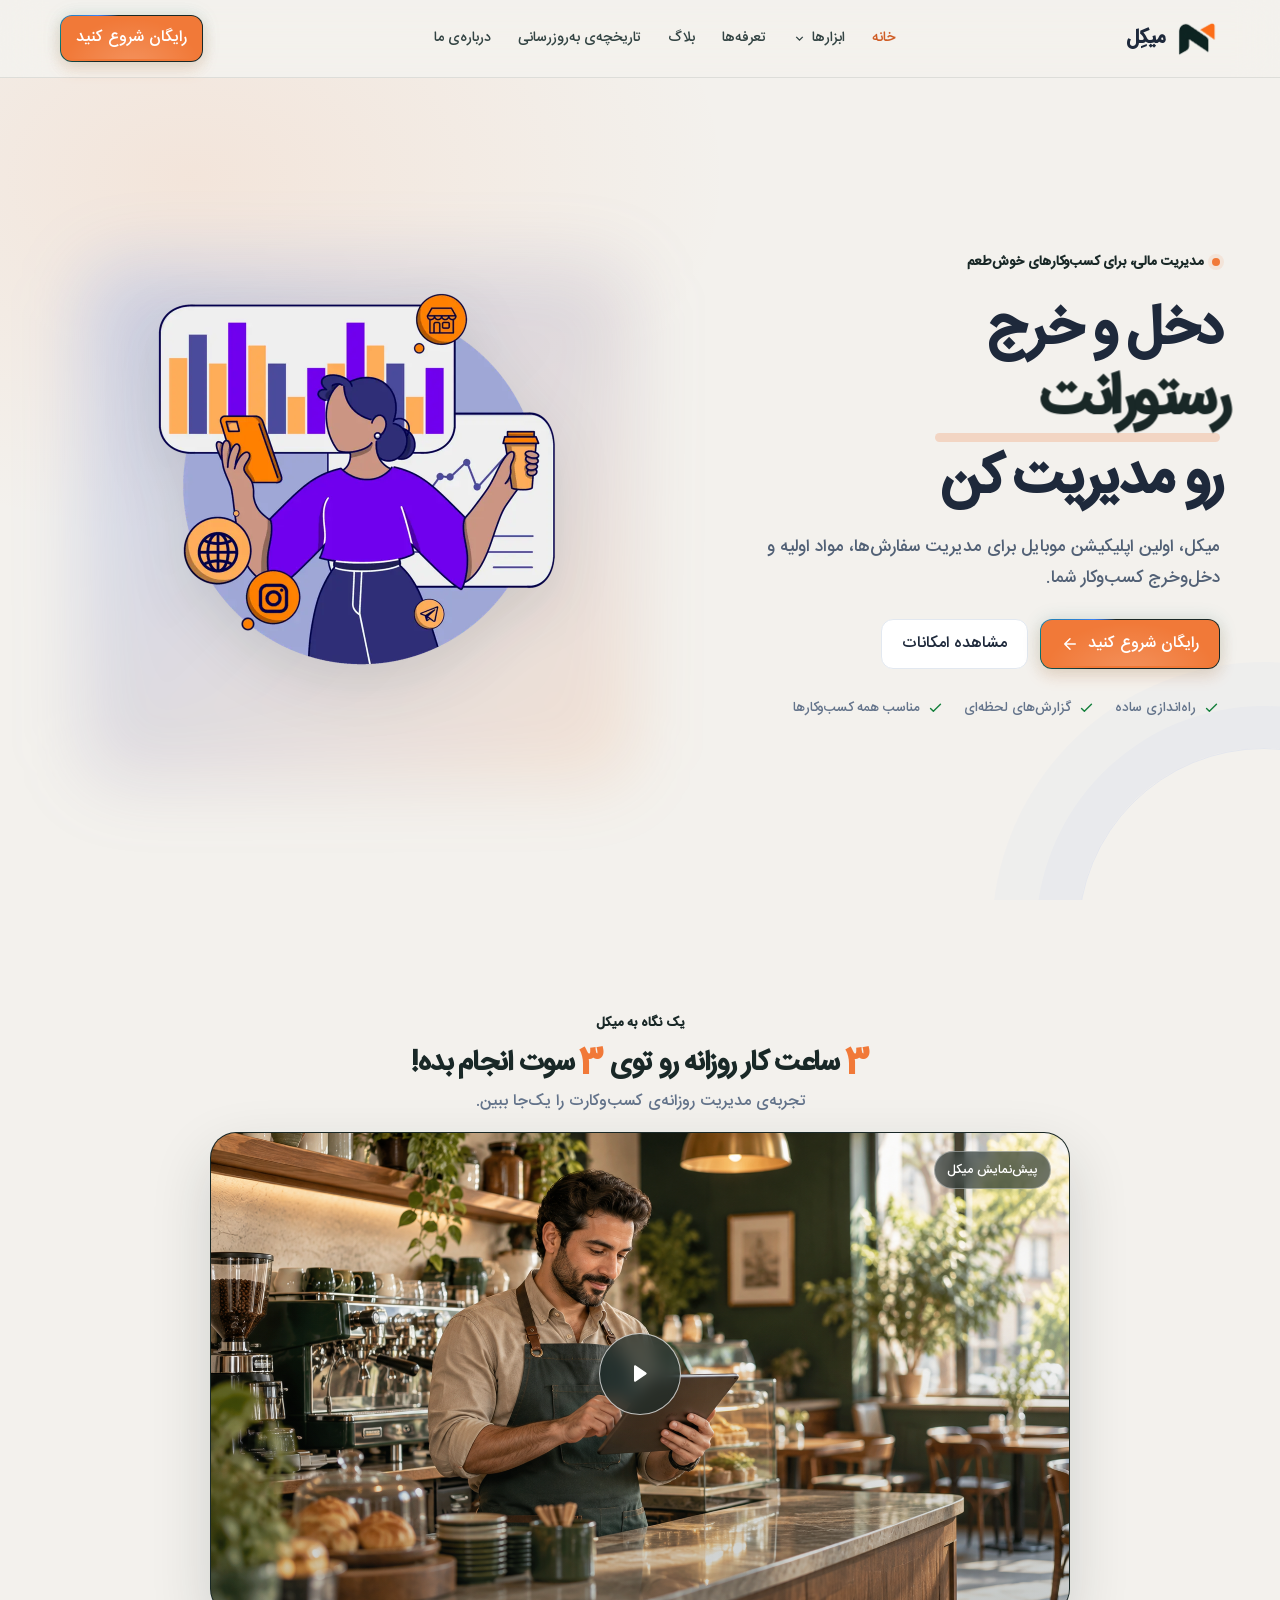
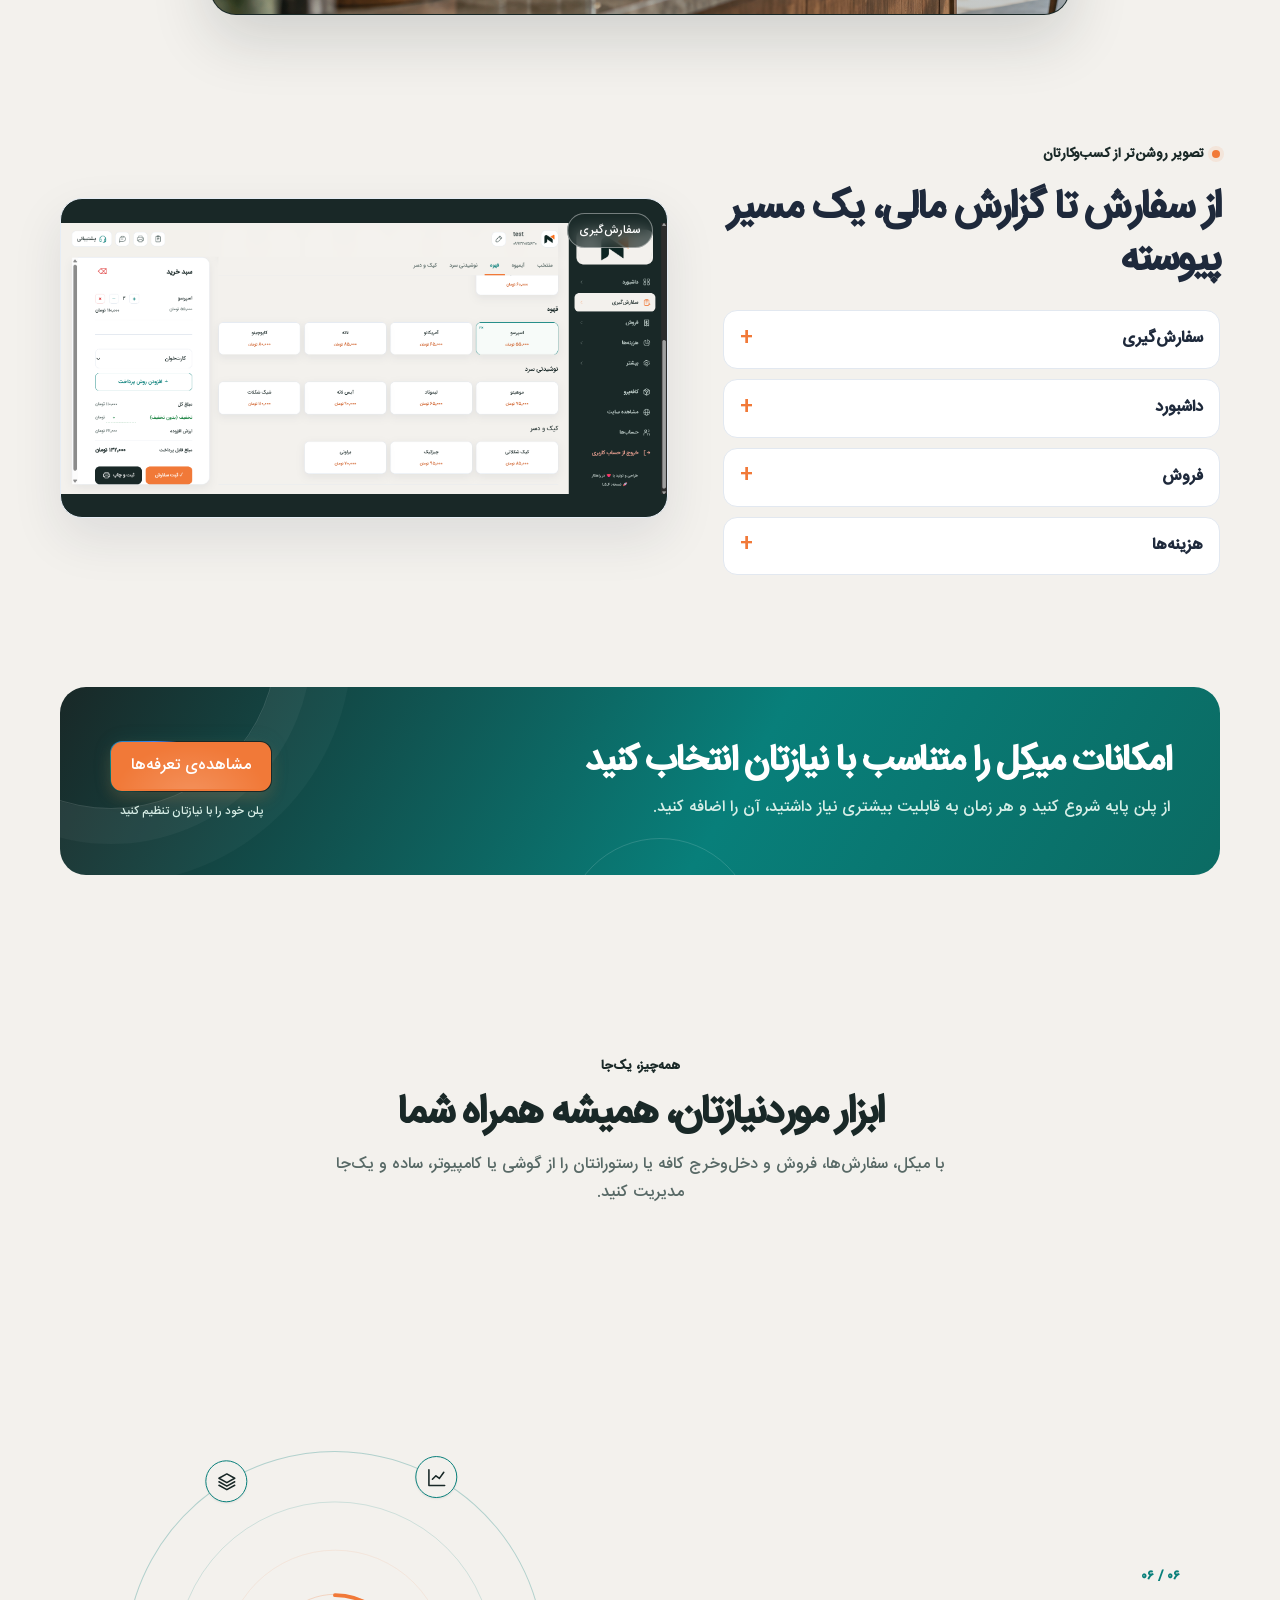
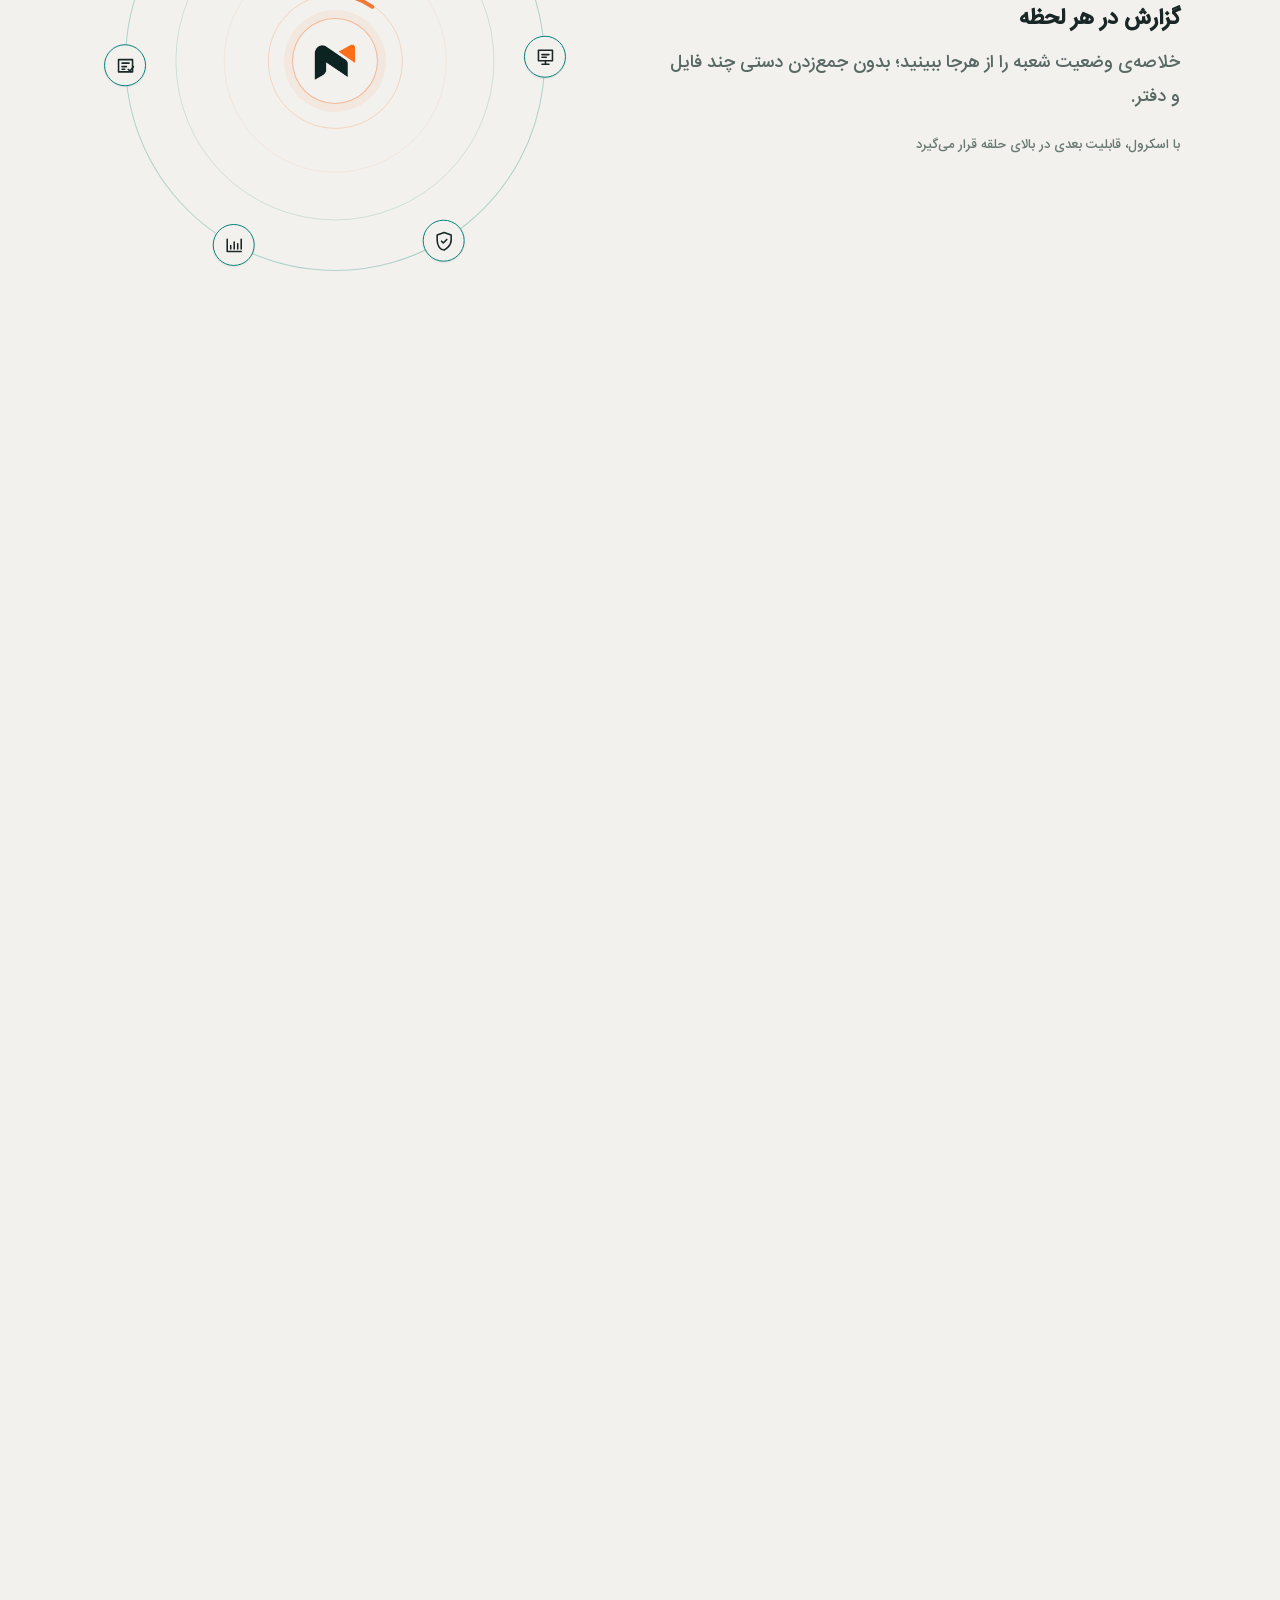
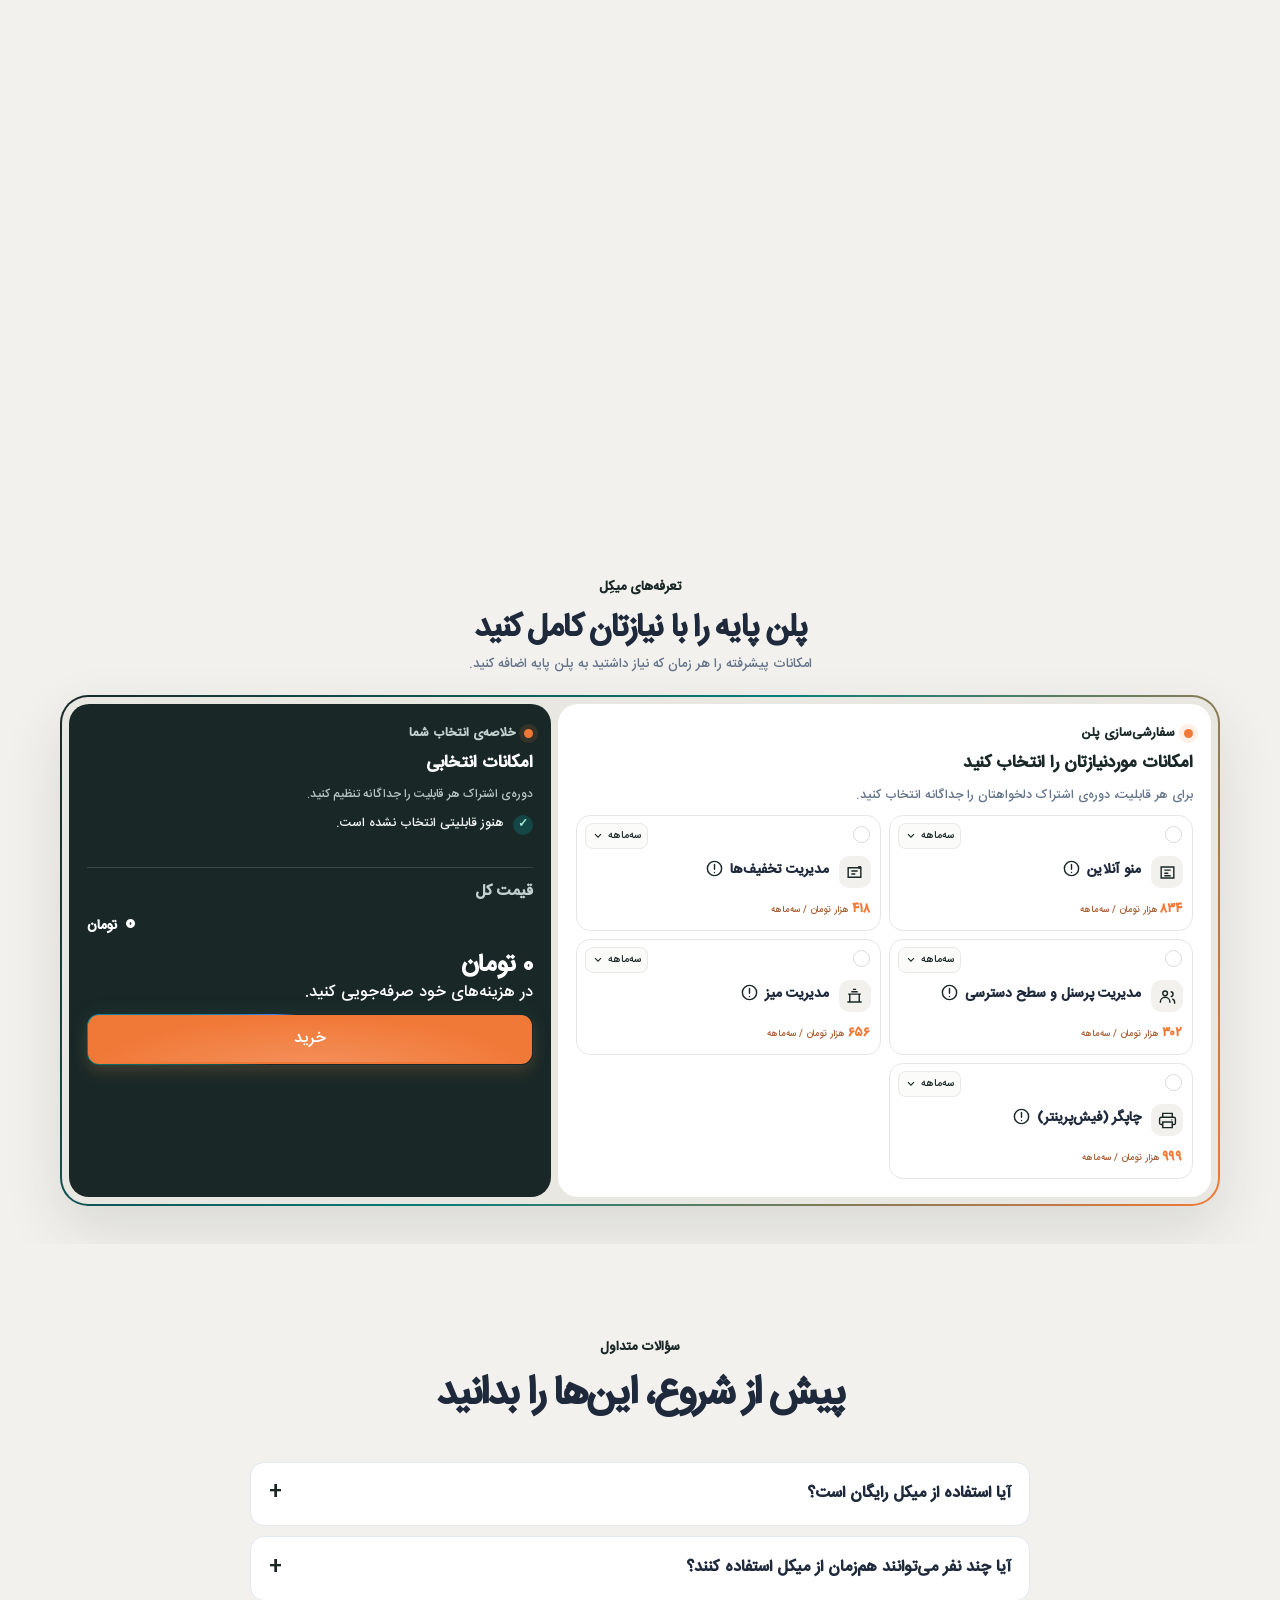
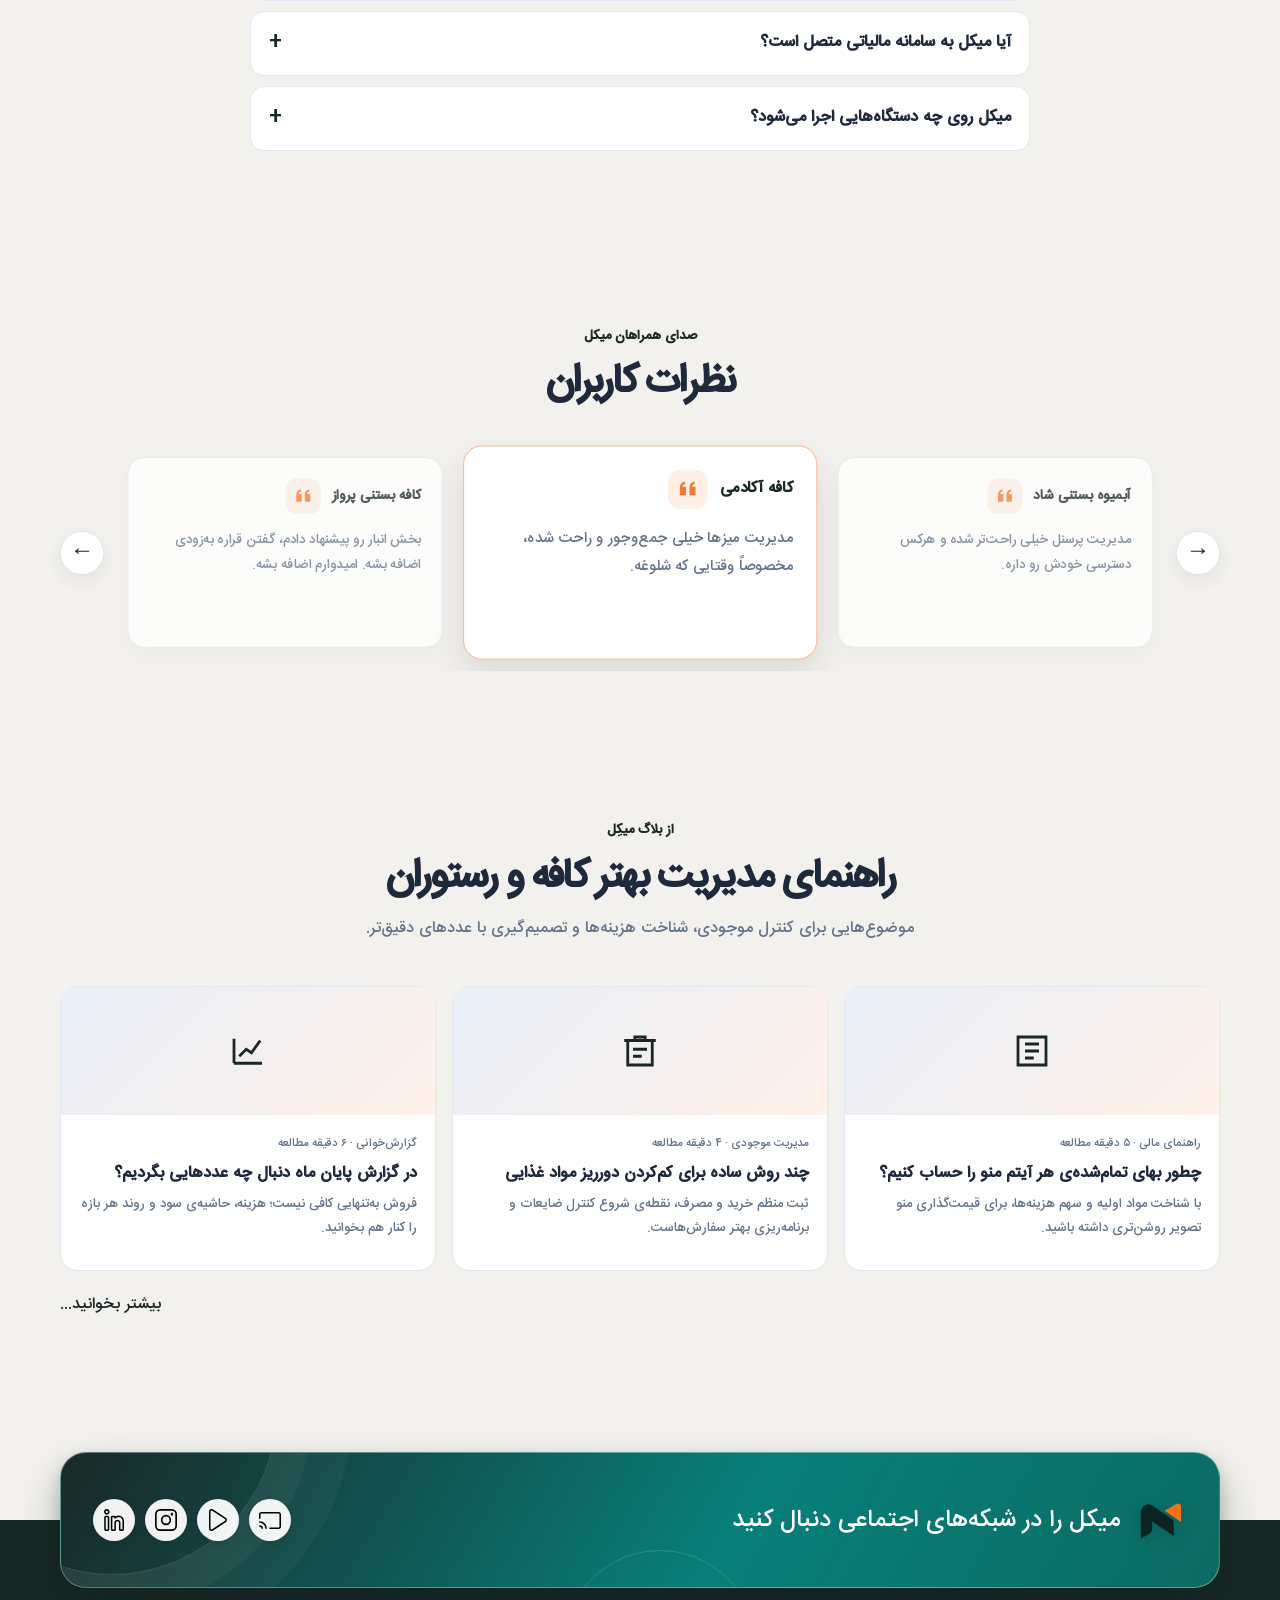
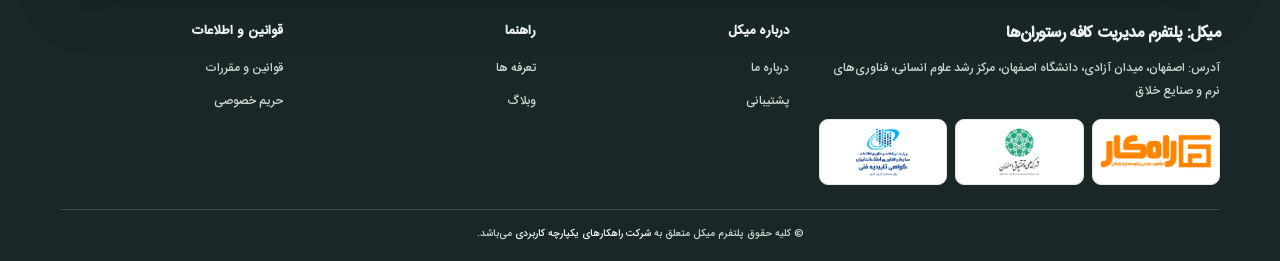
<file: index.html>
<!doctype html>
<html lang="fa" dir="rtl">
<head>
  <meta charset="utf-8">
  <meta name="viewport" content="width=device-width, initial-scale=1">
  <meta name="theme-color" content="#F3F1ED">
  <meta name="description" content="میکِل؛ نرم‌افزار حسابداری و مدیریت یکپارچه برای کافه‌ها و رستوران‌ها. فروش، موجودی، هزینه و سود را در یک داشبورد ببینید.">
  <title>میکِل | مدیریت مالی کافه و رستوران</title>
  <link rel="icon" type="image/png" href="assets/mikel-logo.png">
  <link rel="stylesheet" href="assets/design-system.css">
  <link rel="stylesheet" href="assets/site-interactions.css">
</head>
<body>
  <a class="skip-link" href="#main">رفتن به محتوای اصلی</a>
  <header class="topbar">
    <nav class="nav container" aria-label="ناوبری اصلی">
      <a class="brand" href="index.html" aria-label="میکِل، صفحه اصلی">
        <span class="brand-mark" aria-hidden="true"><img src="assets/mikel-logo.png" alt=""></span>
        <span>میکِل</span>
      </a>
      <div class="nav-links" id="nav-links">
        <a href="index.html" aria-current="page">خانه</a>
        <div class="nav-tools" data-open="false">
          <button class="nav-tools-trigger" type="button" aria-expanded="false" aria-controls="tools-menu">ابزارها<svg viewBox="0 0 16 16" fill="none" stroke="currentColor" stroke-width="1.7" aria-hidden="true"><path d="m4 6 4 4 4-4"/></svg></button>
          <ul class="tools-menu" id="tools-menu" aria-label="ابزارهای میکل">
            <li><a href="tool-online-menu.html">منو آنلاین</a></li>
            <li><a href="tool-discounts.html">مدیریت تخفیف</a></li>
            <li><a href="tool-staff.html">مدیریت سطح دسترسی و پرسنل</a></li>
            <li><a href="tool-tables.html">مدیریت میز</a></li>
            <li><a href="tool-printer.html">چاپگر (فیش پرینتر)</a></li>
            <li><span class="tool-disabled" aria-disabled="true">مدیریت انبار و رسپی</span></li>
            <li><span class="tool-disabled" aria-disabled="true">باشگاه مشتریان</span></li>
          </ul>
        </div>
        <a href="#pricing">تعرفه‌ها</a>
        <a href="blog.html">بلاگ</a>
        <a href="updates.html">تاریخچه‌ی به‌روزرسانی</a>
        <a href="about.html">درباره‌ی ما</a>
      </div>
      <div class="nav-actions">
        <a class="button button-primary header-cta" href="#pricing">رایگان شروع کنید</a>
        <button class="menu-toggle" type="button" aria-label="باز کردن منو" aria-expanded="false" aria-controls="nav-links">
          <svg viewBox="0 0 24 24" fill="none" stroke="currentColor" stroke-width="2" stroke-linecap="round"><path d="M4 7h16M4 12h16M4 17h16"/></svg>
        </button>
      </div>
    </nav>
  </header>

  <main id="main">
    <section class="hero" id="top">
      <div class="container hero-grid">
        <div class="hero-content">
          <span class="eyebrow"><span class="eyebrow-dot" aria-hidden="true"></span> مدیریت مالی، برای کسب‌وکارهای خوش‌طعم</span>
          <h1 aria-label="دخل و خرج کافی شاپت، رستورانت، آبمیوه بستنیت و فست فودیت رو مدیریت کن"><span class="headline-line">دخل و خرج</span><span class="headline-line"><span class="highlight typing-word" aria-hidden="true"><span class="cube-measure">آبمیوه بستنیت</span><span id="word-cube" class="word-cube"><span class="cube-face">کافی شاپت</span><span class="cube-face">رستورانت</span><span class="cube-face">آبمیوه بستنیت</span><span class="cube-face">فست فودیت</span></span></span></span><span class="headline-line">رو مدیریت کن</span></h1>
          <p class="hero-copy">میکل، اولین اپلیکیشن موبایل برای مدیریت سفارش‌ها، مواد اولیه و دخل‌وخرج کسب‌وکار شما.</p>
          <div class="hero-buttons">
            <a class="button button-primary" href="#pricing">رایگان شروع کنید
              <svg viewBox="0 0 24 24" fill="none" stroke="currentColor" stroke-width="2" stroke-linecap="round" stroke-linejoin="round" aria-hidden="true"><path d="M19 12H5m7 7-7-7 7-7"/></svg>
            </a>
            <a class="button button-quiet" href="#features">مشاهده امکانات</a>
          </div>
          <div class="trust-row" aria-label="مزیت‌های استفاده">
            <span class="trust-item"><svg viewBox="0 0 24 24" fill="none" stroke="currentColor" stroke-width="2" stroke-linecap="round" stroke-linejoin="round" aria-hidden="true"><path d="m5 12 4 4L19 6"/></svg>راه‌اندازی ساده</span>
            <span class="trust-item"><svg viewBox="0 0 24 24" fill="none" stroke="currentColor" stroke-width="2" stroke-linecap="round" stroke-linejoin="round" aria-hidden="true"><path d="m5 12 4 4L19 6"/></svg>گزارش‌های لحظه‌ای</span>
            <span class="trust-item"><svg viewBox="0 0 24 24" fill="none" stroke="currentColor" stroke-width="2" stroke-linecap="round" stroke-linejoin="round" aria-hidden="true"><path d="m5 12 4 4L19 6"/></svg>مناسب همه کسب‌وکارها</span>
          </div>
        </div>
        <div class="product-wrap" aria-label="تصویر معرفی میکِل برای مدیریت کافه و رستوران">
          <div class="product-glow" aria-hidden="true"></div>
          <img class="hero-illustration" src="assets/mikel-hero.webp" alt="تصویر مفهومی مدیریت کافه و رستوران با ابزارهای دیجیتال" width="1080" height="1080" fetchpriority="high">
        </div>
      </div>
    </section>
    <section class="video-section" aria-labelledby="video-title">
      <div class="container">
        <div class="section-head">
          <div class="section-kicker">یک نگاه به میکل</div>
          <h2 id="video-title"><span class="result-number">3</span> ساعت کار روزانه رو توی <span class="result-number">3</span> سوت انجام بده!</h2>
          <p>تجربه‌ی مدیریت روزانه‌ی کسب‌وکارت را یک‌جا ببین.</p>
        </div>
        <div class="video-preview" role="img" aria-label="تصویر موقت پیش‌نمایش ویدیوی معرفی میکل">
          <img src="assets/mikel-video-poster.png" alt="مدیر یک کافه در حال بررسی گزارش‌های فروش و موجودی روی تبلت" width="1672" height="941" loading="lazy">
          <span class="video-label">پیش‌نمایش میکل</span>
          <span class="video-play" aria-hidden="true"><svg viewBox="0 0 24 24"><path d="M8 5.8c0-.8.9-1.3 1.6-.9l9.1 6.2a1.1 1.1 0 0 1 0 1.8l-9.1 6.2c-.7.5-1.6 0-1.6-.9V5.8Z"/></svg></span>
        </div>
      </div>
    </section>

<section class="content-section workflow" id="workflow">
      <div class="container workflow-grid">
        <div class="workflow-copy"><span class="eyebrow"><span class="eyebrow-dot" aria-hidden="true"></span> تصویر روشن‌تر از کسب‌وکارتان</span><h2>از سفارش تا گزارش مالی، یک مسیر پیوسته</h2>
          <div class="workflow-faq" aria-label="بخش‌های مختلف میکل">
            <details class="workflow-faq-item" data-image="assets/workflow-orders.png" data-alt="نمای سفارش‌گیری میکل در محیط نرم‌افزار">
              <summary>سفارش‌گیری</summary>
              <p>لورم ایپسوم متن ساختگی با تولید سادگی نامفهوم از صنعت چاپ و با استفاده از طراحان گرافیک است چاپگرها و متون بلکه روزنامه و مجله در ستون و سطرآنچنان که لازم است</p>
            </details>
            <details class="workflow-faq-item" data-image="assets/workflow-dashboard.png" data-alt="نمای داشبورد و گزارش‌های میکل">
              <summary>داشبورد</summary>
              <p>لورم ایپسوم متن ساختگی با تولید سادگی نامفهوم از صنعت چاپ و با استفاده از طراحان گرافیک است چاپگرها و متون بلکه روزنامه و مجله در ستون و سطرآنچنان که لازم است</p>
            </details>
            <details class="workflow-faq-item" data-image="assets/workflow-sales.png" data-alt="نمای ثبت فروش‌های میکل">
              <summary>فروش</summary>
              <p>لورم ایپسوم متن ساختگی با تولید سادگی نامفهوم از صنعت چاپ و با استفاده از طراحان گرافیک است چاپگرها و متون بلکه روزنامه و مجله در ستون و سطرآنچنان که لازم است</p>
            </details>
            <details class="workflow-faq-item" data-image="assets/workflow-expenses.png" data-alt="نمای هزینه‌های میکل">
              <summary>هزینه‌ها</summary>
              <p>لورم ایپسوم متن ساختگی با تولید سادگی نامفهوم از صنعت چاپ و با استفاده از طراحان گرافیک است چاپگرها و متون بلکه روزنامه و مجله در ستون و سطرآنچنان که لازم است</p>
            </details>
          </div>
        </div>
        <div class="ledger-card workflow-visual" id="workflow-visual" role="img" aria-label="نمای سفارش‌گیری میکل">
          <img class="workflow-shot" id="workflow-shot" src="assets/workflow-orders.png" alt="نمای سفارش‌گیری میکل در محیط نرم‌افزار" width="1920" height="1080" loading="lazy">
          <span class="workflow-visual-label" id="workflow-visual-label">سفارش‌گیری</span>
        </div>
      </div>
    </section>

<section class="cta-band" aria-label="دعوت به مشاهده‌ی امکانات میکِل">
      <div class="container"><div class="cta-panel"><div class="cta-copy"><h2>امکانات میکِل را متناسب با نیازتان انتخاب کنید</h2><p>از پلن پایه شروع کنید و هر زمان به قابلیت بیشتری نیاز داشتید، آن را اضافه کنید.</p></div><div class="cta-action"><a class="button" href="#pricing">مشاهده‌ی تعرفه‌ها</a><small>پلن خود را با نیازتان تنظیم کنید</small></div></div></div>
    </section>

<section class="content-section" id="features">
      <div class="container">
        <div class="section-head"><div class="section-kicker">همه‌چیز، یک‌جا</div><h2>ابزار موردنیازتان، همیشه همراه شما</h2><p>با میکل، سفارش‌ها، فروش و دخل‌وخرج کافه یا رستورانتان را از گوشی یا کامپیوتر، ساده و یک‌جا مدیریت کنید.</p></div>
        <div class="timeline-track" data-feature-timeline>
          <div class="feature-timeline-stage">
            <div class="timeline-orbit" role="group" aria-label="شش قابلیت حسابداری روی مدار خارجی"><div class="timeline-orbit-rings"></div><div class="timeline-core" aria-hidden="true"><img src="assets/mikel-logo.png" alt=""></div></div>
            <section class="timeline-hub" aria-live="polite" aria-atomic="true" aria-label="قابلیت فعال">
              <span class="timeline-count">۰۱ / ۰۶</span>
              <div class="timeline-hub-copy"><h3></h3><p></p></div>
              <span class="timeline-auto-hint">با اسکرول، قابلیت بعدی در بالای حلقه قرار می‌گیرد</span>
            </section>
          </div>
          <ol class="timeline-fallback" aria-label="قابلیت‌های میکل">
            <li><h3>فروش و صندوق</h3><p>فروش هر شیفت و هر کانال را ثبت کنید؛ جمع صندوق با گزارش پایان روز روشن می‌شود.</p></li>
            <li><h3>موجودی و مواد اولیه</h3><p>ورود و مصرف مواد را دنبال کنید و پیش از تمام‌شدن اقلام مهم، زودتر باخبر شوید.</p></li>
            <li><h3>حسابداری روزمره</h3><p>هزینه‌ها، دریافتی‌ها و پرداختی‌ها را مرتب ثبت کنید؛ گزارش‌های قابل‌فهم همیشه در دسترس‌اند.</p></li>
            <li><h3>سود و زیان شفاف</h3><p>فروش را کنار هزینه‌ها ببینید و بفهمید کدام روزها، محصولات و شیفت‌ها سودآورترند.</p></li>
            <li><h3>دسترسی نقش‌محور</h3><p>اطلاعات را متناسب با نقش هر عضو تیم در دسترس بگذارید و تغییرات را قابل‌پیگیری نگه دارید.</p></li>
            <li><h3>گزارش در هر لحظه</h3><p>خلاصه‌ی وضعیت شعبه را از هرجا ببینید؛ بدون جمع‌زدن دستی چند فایل و دفتر.</p></li>
          </ol>
        </div>
      </div>
    </section>


    

    

    

    <section class="pricing-section" id="pricing">
      <div class="container">
        <div class="section-head"><div class="section-kicker">تعرفه‌های میکِل</div><h2>پلن پایه را با نیازتان کامل کنید</h2><p>امکانات پیشرفته را هر زمان که نیاز داشتید به پلن پایه اضافه کنید.</p></div>
        <div class="plan-builder-shell"><div class="plan-builder">
          <div class="plan-options"><div class="plan-panel-kicker">سفارشی‌سازی پلن</div><h3>امکانات موردنیازتان را انتخاب کنید</h3><p class="plan-intro">برای هر قابلیت، دوره‌ی اشتراک دلخواهتان را جداگانه انتخاب کنید.</p>
            <div class="addon-grid" aria-label="انتخاب امکانات پیشرفته">
              <article class="addon-card" data-addon="منو آنلاین" data-month="309000" data-quarter="834000" data-year="2966000"><button type="button" class="period-trigger" aria-expanded="false"><span>سه‌ماهه</span><svg viewBox="0 0 20 20" fill="none" stroke="currentColor" stroke-width="1.8" aria-hidden="true"><path d="m5 7 5 5 5-5"/></svg></button><div class="period-menu" role="radiogroup" aria-label="انتخاب دوره اشتراک منو آنلاین"><button type="button" class="period-option" role="radio" data-period="month" aria-checked="false">یک‌ماهه</button><button type="button" class="period-option" role="radio" data-period="quarter" aria-checked="true">سه‌ماهه</button><button type="button" class="period-option" role="radio" data-period="year" aria-checked="false">یک‌ساله</button></div><button class="addon-select" type="button" aria-pressed="false" aria-labelledby="tool-online-menu-title"><span class="addon-check" aria-hidden="true">✓</span></button><span class="addon-price"><strong>۸۳۴</strong><small>هزار تومان / سه‌ماهه</small></span><div class="addon-heading"><span class="addon-icon" aria-hidden="true"><svg viewBox="0 0 24 24" fill="none" stroke="currentColor" stroke-width="1.8"><path d="M4 5h16v14H4zM8 9h8M8 13h5m-5 3h8"/></svg></span><span class="addon-name"><span class="addon-title" id="tool-online-menu-title">منو آنلاین</span><button class="addon-info" type="button" data-feature="tool-online-menu.html" aria-label="توضیحات منو آنلاین" aria-expanded="false" aria-controls="feature-popover"><svg viewBox="0 0 24 24" fill="none" stroke="currentColor" stroke-width="1.8" stroke-linecap="round" aria-hidden="true"><circle cx="12" cy="12" r="9"/><path d="M12 7v6m0 4h.01"/></svg></button></span></div></article>
              <article class="addon-card" data-addon="مدیریت تخفیف‌ها" data-month="155000" data-quarter="418000" data-year="1488000"><button type="button" class="period-trigger" aria-expanded="false"><span>سه‌ماهه</span><svg viewBox="0 0 20 20" fill="none" stroke="currentColor" stroke-width="1.8" aria-hidden="true"><path d="m5 7 5 5 5-5"/></svg></button><div class="period-menu" role="radiogroup" aria-label="انتخاب دوره اشتراک مدیریت تخفیف"><button type="button" class="period-option" role="radio" data-period="month" aria-checked="false">یک‌ماهه</button><button type="button" class="period-option" role="radio" data-period="quarter" aria-checked="true">سه‌ماهه</button><button type="button" class="period-option" role="radio" data-period="year" aria-checked="false">یک‌ساله</button></div><button class="addon-select" type="button" aria-pressed="false" aria-labelledby="tool-discounts-title"><span class="addon-check" aria-hidden="true">✓</span></button><span class="addon-price"><strong>۴۱۸</strong><small>هزار تومان / سه‌ماهه</small></span><div class="addon-heading"><span class="addon-icon" aria-hidden="true"><svg viewBox="0 0 24 24" fill="none" stroke="currentColor" stroke-width="1.8"><path d="M4 6h16v12H4zM8 10h8M8 14h5"/><path d="m17 4 3 3m0-3-3 3"/></svg></span><span class="addon-name"><span class="addon-title" id="tool-discounts-title">مدیریت تخفیف‌ها</span><button class="addon-info" type="button" data-feature="tool-discounts.html" aria-label="توضیحات مدیریت تخفیف" aria-expanded="false" aria-controls="feature-popover"><svg viewBox="0 0 24 24" fill="none" stroke="currentColor" stroke-width="1.8" stroke-linecap="round" aria-hidden="true"><circle cx="12" cy="12" r="9"/><path d="M12 7v6m0 4h.01"/></svg></button></span></div></article>
              <article class="addon-card" data-addon="مدیریت پرسنل و سطح دسترسی" data-month="112000" data-quarter="302000" data-year="1075000"><button type="button" class="period-trigger" aria-expanded="false"><span>سه‌ماهه</span><svg viewBox="0 0 20 20" fill="none" stroke="currentColor" stroke-width="1.8" aria-hidden="true"><path d="m5 7 5 5 5-5"/></svg></button><div class="period-menu" role="radiogroup" aria-label="انتخاب دوره اشتراک مدیریت پرسنل و سطح دسترسی"><button type="button" class="period-option" role="radio" data-period="month" aria-checked="false">یک‌ماهه</button><button type="button" class="period-option" role="radio" data-period="quarter" aria-checked="true">سه‌ماهه</button><button type="button" class="period-option" role="radio" data-period="year" aria-checked="false">یک‌ساله</button></div><button class="addon-select" type="button" aria-pressed="false" aria-labelledby="tool-staff-title"><span class="addon-check" aria-hidden="true">✓</span></button><span class="addon-price"><strong>۳۰۲</strong><small>هزار تومان / سه‌ماهه</small></span><div class="addon-heading"><span class="addon-icon" aria-hidden="true"><svg viewBox="0 0 24 24" fill="none" stroke="currentColor" stroke-width="1.8"><circle cx="9" cy="8" r="3"/><path d="M3 20v-1a6 6 0 0 1 12 0v1m1-14a3 3 0 0 1 0 6m2 3a5 5 0 0 1 3 5v1"/></svg></span><span class="addon-name"><span class="addon-title" id="tool-staff-title">مدیریت پرسنل و سطح دسترسی</span><button class="addon-info" type="button" data-feature="tool-staff.html" aria-label="توضیحات مدیریت سطح دسترسی و پرسنل" aria-expanded="false" aria-controls="feature-popover"><svg viewBox="0 0 24 24" fill="none" stroke="currentColor" stroke-width="1.8" stroke-linecap="round" aria-hidden="true"><circle cx="12" cy="12" r="9"/><path d="M12 7v6m0 4h.01"/></svg></button></span></div></article>
              <article class="addon-card" data-addon="مدیریت میز" data-month="243000" data-quarter="656000" data-year="2332000"><button type="button" class="period-trigger" aria-expanded="false"><span>سه‌ماهه</span><svg viewBox="0 0 20 20" fill="none" stroke="currentColor" stroke-width="1.8" aria-hidden="true"><path d="m5 7 5 5 5-5"/></svg></button><div class="period-menu" role="radiogroup" aria-label="انتخاب دوره اشتراک مدیریت میز"><button type="button" class="period-option" role="radio" data-period="month" aria-checked="false">یک‌ماهه</button><button type="button" class="period-option" role="radio" data-period="quarter" aria-checked="true">سه‌ماهه</button><button type="button" class="period-option" role="radio" data-period="year" aria-checked="false">یک‌ساله</button></div><button class="addon-select" type="button" aria-pressed="false" aria-labelledby="tool-tables-title"><span class="addon-check" aria-hidden="true">✓</span></button><span class="addon-price"><strong>۶۵۶</strong><small>هزار تومان / سه‌ماهه</small></span><div class="addon-heading"><span class="addon-icon" aria-hidden="true"><svg viewBox="0 0 24 24" fill="none" stroke="currentColor" stroke-width="1.8"><path d="M4 9h16M6 9v10m12-10v10M3 19h18M8 6h8M10 3h4"/></svg></span><span class="addon-name"><span class="addon-title" id="tool-tables-title">مدیریت میز</span><button class="addon-info" type="button" data-feature="tool-tables.html" aria-label="توضیحات مدیریت میز" aria-expanded="false" aria-controls="feature-popover"><svg viewBox="0 0 24 24" fill="none" stroke="currentColor" stroke-width="1.8" stroke-linecap="round" aria-hidden="true"><circle cx="12" cy="12" r="9"/><path d="M12 7v6m0 4h.01"/></svg></button></span></div></article>
              <article class="addon-card" data-addon="چاپگر (فیش‌پرینتر)" data-month="370000" data-quarter="999000" data-year="3552000"><button type="button" class="period-trigger" aria-expanded="false"><span>سه‌ماهه</span><svg viewBox="0 0 20 20" fill="none" stroke="currentColor" stroke-width="1.8" aria-hidden="true"><path d="m5 7 5 5 5-5"/></svg></button><div class="period-menu" role="radiogroup" aria-label="انتخاب دوره اشتراک چاپگر"><button type="button" class="period-option" role="radio" data-period="month" aria-checked="false">یک‌ماهه</button><button type="button" class="period-option" role="radio" data-period="quarter" aria-checked="true">سه‌ماهه</button><button type="button" class="period-option" role="radio" data-period="year" aria-checked="false">یک‌ساله</button></div><button class="addon-select" type="button" aria-pressed="false" aria-labelledby="tool-printer-title"><span class="addon-check" aria-hidden="true">✓</span></button><span class="addon-price"><strong>۹۹۹</strong><small>هزار تومان / سه‌ماهه</small></span><div class="addon-heading"><span class="addon-icon" aria-hidden="true"><svg viewBox="0 0 24 24" fill="none" stroke="currentColor" stroke-width="1.8"><path d="M6 8V3h12v5M6 17H4a2 2 0 0 1-2-2v-5a2 2 0 0 1 2-2h16a2 2 0 0 1 2 2v5a2 2 0 0 1-2 2h-2"/><path d="M6 14h12v7H6zM17 11h1"/></svg></span><span class="addon-name"><span class="addon-title" id="tool-printer-title">چاپگر (فیش‌پرینتر)</span><button class="addon-info" type="button" data-feature="tool-printer.html" aria-label="توضیحات چاپگر (فیش پرینتر)" aria-expanded="false" aria-controls="feature-popover"><svg viewBox="0 0 24 24" fill="none" stroke="currentColor" stroke-width="1.8" stroke-linecap="round" aria-hidden="true"><circle cx="12" cy="12" r="9"/><path d="M12 7v6m0 4h.01"/></svg></button></span></div></article>
            </div>
          </div>
          <aside class="plan-summary" aria-live="polite"><div class="plan-panel-kicker">خلاصه‌ی انتخاب شما</div><h3>امکانات انتخابی</h3><p class="summary-caption">دوره‌ی اشتراک هر قابلیت را جداگانه تنظیم کنید.</p><ul class="selected-list" id="selected-addons"><li class="summary-empty">هنوز قابلیتی انتخاب نشده است.</li></ul><div class="summary-total"><span class="total-label">قیمت کل</span><span class="total-price" id="total-price" role="img" aria-label="صفر تومان" dir="ltr">۰</span><span class="total-currency">تومان</span></div><div class="save-promise"><strong id="saving-total">۰ تومان</strong><span>در هزینه‌های خود صرفه‌جویی کنید.</span></div><a class="button" id="plan-quote" href="#pricing">خرید</a></aside>
        </div></div>
      </div>
    </section>

    

    

    

    

    <section class="content-section faq" id="faq">
      <div class="container"><div class="section-head"><div class="section-kicker">سؤالات متداول</div><h2>پیش از شروع، این‌ها را بدانید</h2></div>
        <div class="faq-list">
          <details class="faq-item"><summary>آیا استفاده از میکل رایگان است؟</summary><div class="faq-answer"><div class="faq-answer-inner"><p>بله. نسخه پایه اپلیکیشن مدیریت کافی‌شاپ میکل کاملاً رایگان است. امکانات پیشرفته به‌صورت جداگانه و بر اساس نیاز شما قابل خرید هستند.</p></div></div></details>
          <details class="faq-item"><summary>آیا چند نفر می‌توانند هم‌زمان از میکل استفاده کنند؟</summary><div class="faq-answer"><div class="faq-answer-inner"><p>بله. با قابلیت مدیریت پرسنل می‌توانید چندین دستگاه را به یک حساب متصل کرده و برای هر کارمند سطح دسترسی جداگانه تعریف کنید.</p></div></div></details>
          <details class="faq-item"><summary>آیا میکل به سامانه مالیاتی متصل است؟</summary><div class="faq-answer"><div class="faq-answer-inner"><p>خیر. میکل برای مدیریت داخلی کافی‌شاپ، ثبت فروش، هزینه‌ها و گزارش‌های مالی طراحی شده است و به سامانه مالیاتی متصل نیست.</p></div></div></details>
          <details class="faq-item"><summary>میکل روی چه دستگاه‌هایی اجرا می‌شود؟</summary><div class="faq-answer"><div class="faq-answer-inner"><p>میکل روی گوشی‌های اندروید، آیفون، تبلت و کامپیوترها (نسخه وب) قابل استفاده است.</p></div></div></details>
        </div>
      </div>
    </section>

    
  

    <section class="testimonials-section" id="testimonials" aria-labelledby="testimonials-title">
      <div class="container">
        <div class="section-head">
          <div class="section-kicker">صدای همراهان میکل</div>
          <h2 id="testimonials-title">نظرات کاربران</h2>
        </div>
        <div class="testimonials-carousel">
          <button class="testimonial-arrow" type="button" data-testimonial-direction="-1" aria-label="نظرهای قبلی">←</button>
          <div class="testimonials-window" tabindex="0" aria-label="نمایش سه نظر کاربر">
            <div class="testimonials-track" id="testimonials-track">
              <article class="testimonial-card">
                <div class="testimonial-meta"><h3 class="testimonial-author">کافه بستنی پرواز</h3><span class="testimonial-mark" aria-hidden="true"><svg width="20" height="20" viewBox="0 0 24 24" fill="currentColor"><path d="M3 10c0-4 2-6 6-7v3c-2 .5-3 1.5-3 3h4v10H3V10zm11 0c0-4 2-6 6-7v3c-2 .5-3 1.5-3 3h4v10h-7V10z"/></svg></span></div>
                <p>بخش انبار رو پیشنهاد دادم، گفتن قراره به‌زودی اضافه بشه. امیدوارم اضافه بشه.</p>
              </article>
              <article class="testimonial-card">
                <div class="testimonial-meta"><h3 class="testimonial-author">کافه آکادمی</h3><span class="testimonial-mark" aria-hidden="true"><svg width="20" height="20" viewBox="0 0 24 24" fill="currentColor"><path d="M3 10c0-4 2-6 6-7v3c-2 .5-3 1.5-3 3h4v10H3V10zm11 0c0-4 2-6 6-7v3c-2 .5-3 1.5-3 3h4v10h-7V10z"/></svg></span></div>
                <p>مدیریت میزها خیلی جمع‌وجور و راحت شده، مخصوصاً وقتایی که شلوغه.</p>
              </article>
              <article class="testimonial-card">
                <div class="testimonial-meta"><h3 class="testimonial-author">آبمیوه بستنی شاد</h3><span class="testimonial-mark" aria-hidden="true"><svg width="20" height="20" viewBox="0 0 24 24" fill="currentColor"><path d="M3 10c0-4 2-6 6-7v3c-2 .5-3 1.5-3 3h4v10H3V10zm11 0c0-4 2-6 6-7v3c-2 .5-3 1.5-3 3h4v10h-7V10z"/></svg></span></div>
                <p>مدیریت پرسنل خیلی راحت‌تر شده و هرکس دسترسی خودش رو داره.</p>
              </article>
              <article class="testimonial-card">
                <div class="testimonial-meta"><h3 class="testimonial-author">کافه کافئین</h3><span class="testimonial-mark" aria-hidden="true"><svg width="20" height="20" viewBox="0 0 24 24" fill="currentColor"><path d="M3 10c0-4 2-6 6-7v3c-2 .5-3 1.5-3 3h4v10H3V10zm11 0c0-4 2-6 6-7v3c-2 .5-3 1.5-3 3h4v10h-7V10z"/></svg></span></div>
                <p>فروش‌های قبلی رو راحت می‌بینم، خیلی به کارم میاد. پشتیبانی هم سریع جواب میده.</p>
              </article>
              <article class="testimonial-card">
                <div class="testimonial-meta"><h3 class="testimonial-author">کافه رستوران واران</h3><span class="testimonial-mark" aria-hidden="true"><svg width="20" height="20" viewBox="0 0 24 24" fill="currentColor"><path d="M3 10c0-4 2-6 6-7v3c-2 .5-3 1.5-3 3h4v10H3V10zm11 0c0-4 2-6 6-7v3c-2 .5-3 1.5-3 3h4v10h-7V10z"/></svg></span></div>
                <p>در کل راضیم، کار باهاش راحته. فقط منتظر اضافه شدن باشگاه مشتریانم.</p>
              </article>
            </div>
          </div>
          <button class="testimonial-arrow" type="button" data-testimonial-direction="1" aria-label="نظرهای بعدی">→</button>
        </div>
      </div>
    </section>

    <section class="blog-section" id="blog">
      <div class="container">
        <div class="section-head"><div class="section-kicker">از بلاگ میکِل</div><h2>راهنمای مدیریت بهتر کافه و رستوران</h2><p>موضوع‌هایی برای کنترل موجودی، شناخت هزینه‌ها و تصمیم‌گیری با عددهای دقیق‌تر.</p></div>
        <div class="blog-grid">
          <article class="blog-card"><div class="blog-art" aria-hidden="true"><svg viewBox="0 0 24 24" fill="none" stroke="currentColor" stroke-width="1.6"><path d="M4 4h16v16H4zM8 8h8M8 12h8M8 16h5"/></svg></div><div class="blog-body"><div class="blog-meta">راهنمای مالی · ۵ دقیقه مطالعه</div><h3>چطور بهای تمام‌شده‌ی هر آیتم منو را حساب کنیم؟</h3><p>با شناخت مواد اولیه و سهم هزینه‌ها، برای قیمت‌گذاری منو تصویر روشن‌تری داشته باشید.</p></div></article>
          <article class="blog-card"><div class="blog-art" aria-hidden="true"><svg viewBox="0 0 24 24" fill="none" stroke="currentColor" stroke-width="1.6"><path d="M3 6h18M5 6v14h14V6M9 6V4h6v2M8 11h8M8 15h5"/></svg></div><div class="blog-body"><div class="blog-meta">مدیریت موجودی · ۴ دقیقه مطالعه</div><h3>چند روش ساده برای کم‌کردن دورریز مواد غذایی</h3><p>ثبت منظم خرید و مصرف، نقطه‌ی شروع کنترل ضایعات و برنامه‌ریزی بهتر سفارش‌هاست.</p></div></article>
          <article class="blog-card"><div class="blog-art" aria-hidden="true"><svg viewBox="0 0 24 24" fill="none" stroke="currentColor" stroke-width="1.6"><path d="M4 19V5m0 14h16M7 15l4-4 3 2 5-7"/></svg></div><div class="blog-body"><div class="blog-meta">گزارش‌خوانی · ۶ دقیقه مطالعه</div><h3>در گزارش پایان ماه دنبال چه عددهایی بگردیم؟</h3><p>فروش به‌تنهایی کافی نیست؛ هزینه، حاشیه‌ی سود و روند هر بازه را کنار هم بخوانید.</p></div></article>
        </div>
        <div class="blog-more-row"><a class="blog-more" href="blog.html">بیشتر بخوانید...</a></div>
      </div>
    </section>

  </main>

  <footer class="site-footer">
    <div class="footer-social-zone"><div class="container">
      <div class="footer-social-card">
          <div class="footer-social-icons" aria-label="&#x634;&#x628;&#x6A9;&#x647;&#x200C;&#x647;&#x627;&#x6CC; &#x627;&#x62C;&#x62A;&#x645;&#x627;&#x639;&#x6CC;">
            <span class="footer-social-icon" role="img" aria-label="&#x644;&#x6CC;&#x646;&#x6A9;&#x62F;&#x6CC;&#x646;"><img src="assets/figma-linkedin.svg" alt=""></span>
            <span class="footer-social-icon" role="img" aria-label="&#x627;&#x6CC;&#x646;&#x633;&#x62A;&#x627;&#x6AF;&#x631;&#x627;&#x645;"><img src="assets/figma-instagram.svg" alt=""></span>
            <span class="footer-social-icon" role="img" aria-label="&#x6CC;&#x648;&#x62A;&#x6CC;&#x648;&#x628;"><img src="assets/figma-play.svg" alt=""></span>
            <span class="footer-social-icon" role="img" aria-label="&#x622;&#x67E;&#x627;&#x631;&#x627;&#x62A;"><img src="assets/figma-broadcast.svg" alt=""></span>
          </div>
          <div class="footer-social-copy"><img class="footer-social-brand" src="assets/mikel-logo.png" alt="&#x645;&#x6CC;&#x6A9;&#x644;" width="744" height="744"><h3 class="footer-social-title">&#x645;&#x6CC;&#x6A9;&#x644; &#x631;&#x627; &#x62F;&#x631; &#x634;&#x628;&#x6A9;&#x647;&#x200C;&#x647;&#x627;&#x6CC; &#x627;&#x62C;&#x62A;&#x645;&#x627;&#x639;&#x6CC; &#x62F;&#x646;&#x628;&#x627;&#x644; &#x6A9;&#x646;&#x6CC;&#x62F;</h3></div>
        </div>
    </div></div>
    <div class="footer-content"><div class="container">
      <div class="footer-main">
        <nav class="footer-links-column" aria-label="درباره میکل">
          <h3 class="footer-column-title">درباره میکل</h3>
          <ul class="footer-links-list">
            <li><a href="about.html">درباره ما</a></li>
            <li><span>پشتیبانی</span></li>
          </ul>
        </nav>
        <nav class="footer-links-column" aria-label="راهنما">
          <h3 class="footer-column-title">راهنما</h3>
          <ul class="footer-links-list">
            <li><a href="index.html#pricing">تعرفه ها</a></li>
            <li><a href="blog.html">وبلاگ</a></li>
          </ul>
        </nav>
        <nav class="footer-links-column" aria-label="قوانین و اطلاعات">
          <h3 class="footer-column-title">قوانین و اطلاعات</h3>
          <ul class="footer-links-list">
            <li><span>قوانین و مقررات</span></li>
            <li><span>حریم خصوصی</span></li>
          </ul>
        </nav>
        <div class="footer-brand">
          <h2>میکل: پلتفرم مدیریت کافه رستوران‌ها</h2>
          <address class="footer-address">آدرس: اصفهان، میدان آزادی، دانشگاه اصفهان، مرکز رشد علوم انسانی، فناوری‌های نرم و صنایع خلاق</address>
          <div class="footer-logos" aria-label="لوگوها و نشان‌ها">
            <div class="footer-logo"><img src="assets/fani.png" alt="گواهی بررسی فنی سازمان فناوری اطلاعات ایران" width="250" height="231" loading="lazy"></div>
            <div class="footer-logo"><img src="assets/shahrak.png" alt="شهرک علمی و تحقیقاتی اصفهان" width="350" height="420" loading="lazy"></div>
            <a class="footer-logo" href="https://rahkarapp.ir/" aria-label="شرکت راهکار‌های یکپارچه کاربردی"><img src="assets/rahkar-logo1.png" alt="راهکار" width="500" height="157" loading="lazy"></a>
          </div>
        </div>
      </div>
      <div class="footer-bottom">
        <div class="footer-copyright">
          <p>© کلیه حقوق پلتفرم میکل متعلق به <a href="https://rahkarapp.ir/">شرکت راهکار‌های یکپارچه کاربردی</a> می‌باشد.</p>
        </div>
      </div>
    </div></div>
  </footer>
  <script>
    const wordCube = document.querySelector('#word-cube');
    const reduceMotion = window.matchMedia('(prefers-reduced-motion: reduce)').matches;
    if (!reduceMotion) {
      let cubeTurn = 0;
      window.setInterval(() => {
        cubeTurn -= 90;
        wordCube.style.setProperty('--cube-turn', `${cubeTurn}deg`);
      }, 1680);
    }

    const workflowItems = [...document.querySelectorAll('.workflow-faq-item')];
    const workflowVisual = document.querySelector('#workflow-visual');
    const workflowShot = document.querySelector('#workflow-shot');
    const workflowLabel = document.querySelector('#workflow-visual-label');
    let workflowChange = 0;
    workflowItems.forEach(item => item.addEventListener('toggle', () => {
      if (!item.open) return;
      workflowItems.forEach(other => { if (other !== item) other.open = false; });
      const changeId = ++workflowChange;
      workflowVisual.classList.add('is-changing');
      window.setTimeout(() => {
        if (changeId !== workflowChange) return;
        workflowShot.onload = () => {
          if (changeId !== workflowChange) return;
          workflowVisual.classList.remove('is-changing');
          workflowShot.onload = null;
        };
        workflowShot.onerror = () => {
          if (changeId !== workflowChange) return;
          workflowVisual.classList.remove('is-changing');
          workflowShot.onerror = null;
        };
        workflowShot.src = item.dataset.image;
        workflowShot.alt = item.dataset.alt;
        workflowVisual.setAttribute('aria-label', item.dataset.alt);
        workflowLabel.textContent = item.querySelector('summary').textContent;
        if (workflowShot.complete && workflowShot.naturalWidth) {
          workflowVisual.classList.remove('is-changing');
          workflowShot.onload = null;
          workflowShot.onerror = null;
        }
      }, reduceMotion ? 0 : 240);
    }));



    const periods = {
      today: { sales: '۱۸,۴۲۰,۰۰۰', orders: '۱۲۸', profit: '۶,۸۸۰,۰۰۰', changes: ['۱۲٪', '۸٪', '۹٪'], points: 'M0 83 C22 72 28 75 47 68 S72 74 93 54 S121 58 143 46 S171 55 190 35 S220 41 241 28 S273 34 300 12' },
      week: { sales: '۱۰۶,۸۰۰,۰۰۰', orders: '۸۶۴', profit: '۳۹,۲۰۰,۰۰۰', changes: ['۹٪', '۱۴٪', '۷٪'], points: 'M0 76 C22 68 30 78 48 57 S76 63 95 47 S124 51 145 38 S173 46 193 30 S219 42 241 25 S277 34 300 14' },
      month: { sales: '۴۸۲,۶۰۰,۰۰۰', orders: '۳,۶۴۲', profit: '۲۲۷,۵۰۰,۰۰۰', changes: ['۱۱٪', '۶٪', '۱۳٪'], points: 'M0 86 C20 78 31 72 48 75 S74 57 94 63 S120 48 143 50 S169 31 191 39 S219 25 240 30 S277 17 300 10' }
    };
    document.querySelectorAll('.dash-tab').forEach(button => button.addEventListener('click', () => {
      const data = periods[button.dataset.period];
      document.querySelectorAll('.dash-tab').forEach(tab => tab.setAttribute('aria-pressed', String(tab === button)));
      ['sales', 'orders', 'profit'].forEach((key, index) => {
        document.querySelector(`[data-value="${key}"]`).textContent = data[key];
        document.querySelector(`[data-change="${key}"]`).textContent = data.changes[index];
      });
      const line = document.querySelector('.chart-line');
      const fill = document.querySelector('.chart-fill');
      line.setAttribute('d', data.points);
      fill.setAttribute('d', `${data.points} V110 H0Z`);
    }));
    const addonCards = [...document.querySelectorAll('.addon-card')];
    const selectedAddons = document.querySelector('#selected-addons');
    const subscriptionPeriods = {
      month: { label: 'یک‌ماهه', unit: 'ماهانه' },
      quarter: { label: 'سه‌ماهه', unit: 'سه‌ماهه' },
      year: { label: 'یک‌ساله', unit: 'سالانه' }
    };
    const formatFa = value => new Intl.NumberFormat('fa-IR').format(value);
    function updateCardPrice(card, period) {
      const amount = card.dataset[period];
      const price = card.querySelector('.addon-price strong');
      const unit = card.querySelector('.addon-price small');
      card.dataset.selectedPeriod = period;
      card.querySelector('.period-trigger span').textContent = subscriptionPeriods[period].label;
      price.textContent = amount ? formatFa(Number(amount) / 1000) : 'قیمت به‌زودی';
      unit.textContent = amount ? `هزار تومان / ${subscriptionPeriods[period].unit}` : '';
      card.querySelectorAll('.period-option').forEach(option => option.setAttribute('aria-checked', String(option.dataset.period === period)));
    }
    let previousTotal = null;
    function renderTotalPrice(value) {
      const container = document.querySelector('#total-price');
      const formatted = new Intl.NumberFormat('fa-IR').format(value);
      container.setAttribute('aria-label', `${formatted} تومان`);
      const previousDigits = previousTotal === null ? [] : [...new Intl.NumberFormat('fa-IR').format(previousTotal)].filter(char => '۰۱۲۳۴۵۶۷۸۹'.includes(char)).reverse();
      container.replaceChildren();
      const digits = '۰۱۲۳۴۵۶۷۸۹';
      let place = 0;
      [...formatted].forEach(char => {
        if (!digits.includes(char)) {
          const separator = document.createElement('span');
          separator.className = 'total-separator';
          separator.textContent = char;
          separator.setAttribute('aria-hidden', 'true');
          container.append(separator);
          return;
        }
        const target = digits.indexOf(char);
        const start = previousDigits[place] ? digits.indexOf(previousDigits[place]) : (previousTotal === null ? target : 0);
        const window = document.createElement('span');
        window.className = 'rolling-digit';
        window.setAttribute('aria-hidden', 'true');
        const track = document.createElement('span');
        track.className = 'rolling-track';
        [...digits].forEach(number => {
          const item = document.createElement('span');
          item.textContent = number;
          track.append(item);
        });
        track.style.transform = `translateY(-${start * 1.1}em)`;
        window.append(track);
        container.append(window);
        requestAnimationFrame(() => { track.style.transform = `translateY(-${target * 1.1}em)`; });
        place++;
      });
      previousTotal = value;
    }
    function updatePlanSummary() {
      const selected = addonCards.filter(card => card.querySelector('.addon-select').getAttribute('aria-pressed') === 'true');
      selectedAddons.innerHTML = selected.length ? selected.map(card => {
        const period = card.dataset.selectedPeriod || 'quarter';
        const amount = card.dataset[period];
        const priceText = amount ? ` · ${formatFa(Number(amount))} تومان` : ' · قیمت به‌زودی اعلام می‌شود';
        return `<li>${card.dataset.addon} · ${subscriptionPeriods[period].label}${priceText}</li>`;
      }).join('') : '<li class="summary-empty">هنوز قابلیتی انتخاب نشده است.</li>';
      const total = selected.reduce((sum, card) => sum + Number(card.dataset[card.dataset.selectedPeriod || 'quarter'] || 0), 0);
      renderTotalPrice(total);
      const savings = selected.reduce((sum, card) => {
        const period = card.dataset.selectedPeriod || 'quarter';
        const monthly = Number(card.dataset.month || 0);
        if (period === 'month') return sum;
        const months = period === 'quarter' ? 3 : 12;
        return sum + Math.max(0, monthly * months - Number(card.dataset[period] || 0));
      }, 0);
      document.querySelector('#saving-total').textContent = `${formatFa(savings)} تومان`;
    }
    addonCards.forEach(card => {
      updateCardPrice(card, 'quarter');
      card.querySelector('.addon-select').addEventListener('click', event => {
        const button = event.currentTarget;
        const active = button.getAttribute('aria-pressed') !== 'true';
        button.setAttribute('aria-pressed', String(active));
        card.classList.toggle('is-selected', active);
        updatePlanSummary();
      });
      const trigger = card.querySelector('.period-trigger');
      const menu = card.querySelector('.period-menu');
      trigger.addEventListener('click', () => {
        const open = trigger.getAttribute('aria-expanded') !== 'true';
        document.querySelectorAll('.period-menu.open').forEach(openMenu => {
          openMenu.classList.remove('open');
          openMenu.previousElementSibling.setAttribute('aria-expanded', 'false');
          openMenu.closest('.addon-card').classList.remove('period-open');
        });
        trigger.setAttribute('aria-expanded', String(open));
        menu.classList.toggle('open', open);
        card.classList.toggle('period-open', open);
      });
      card.querySelectorAll('.period-option').forEach(option => option.addEventListener('click', () => {
        updateCardPrice(card, option.dataset.period);
        menu.classList.remove('open');
        trigger.setAttribute('aria-expanded', 'false');
        card.classList.remove('period-open');
        updatePlanSummary();
      }));
    });
    document.addEventListener('click', event => {
      if (!event.target.closest('.addon-card')) document.querySelectorAll('.period-menu.open').forEach(menu => {
        menu.classList.remove('open');
        menu.previousElementSibling.setAttribute('aria-expanded', 'false');
        menu.closest('.addon-card').classList.remove('period-open');
      });
    });

    updatePlanSummary();

  </script>
  <script src="assets/testimonials.js"></script>
  <script src="assets/features-timeline.js"></script>
  <script src="assets/site-interactions.js"></script>
</body>
</html>
</file>
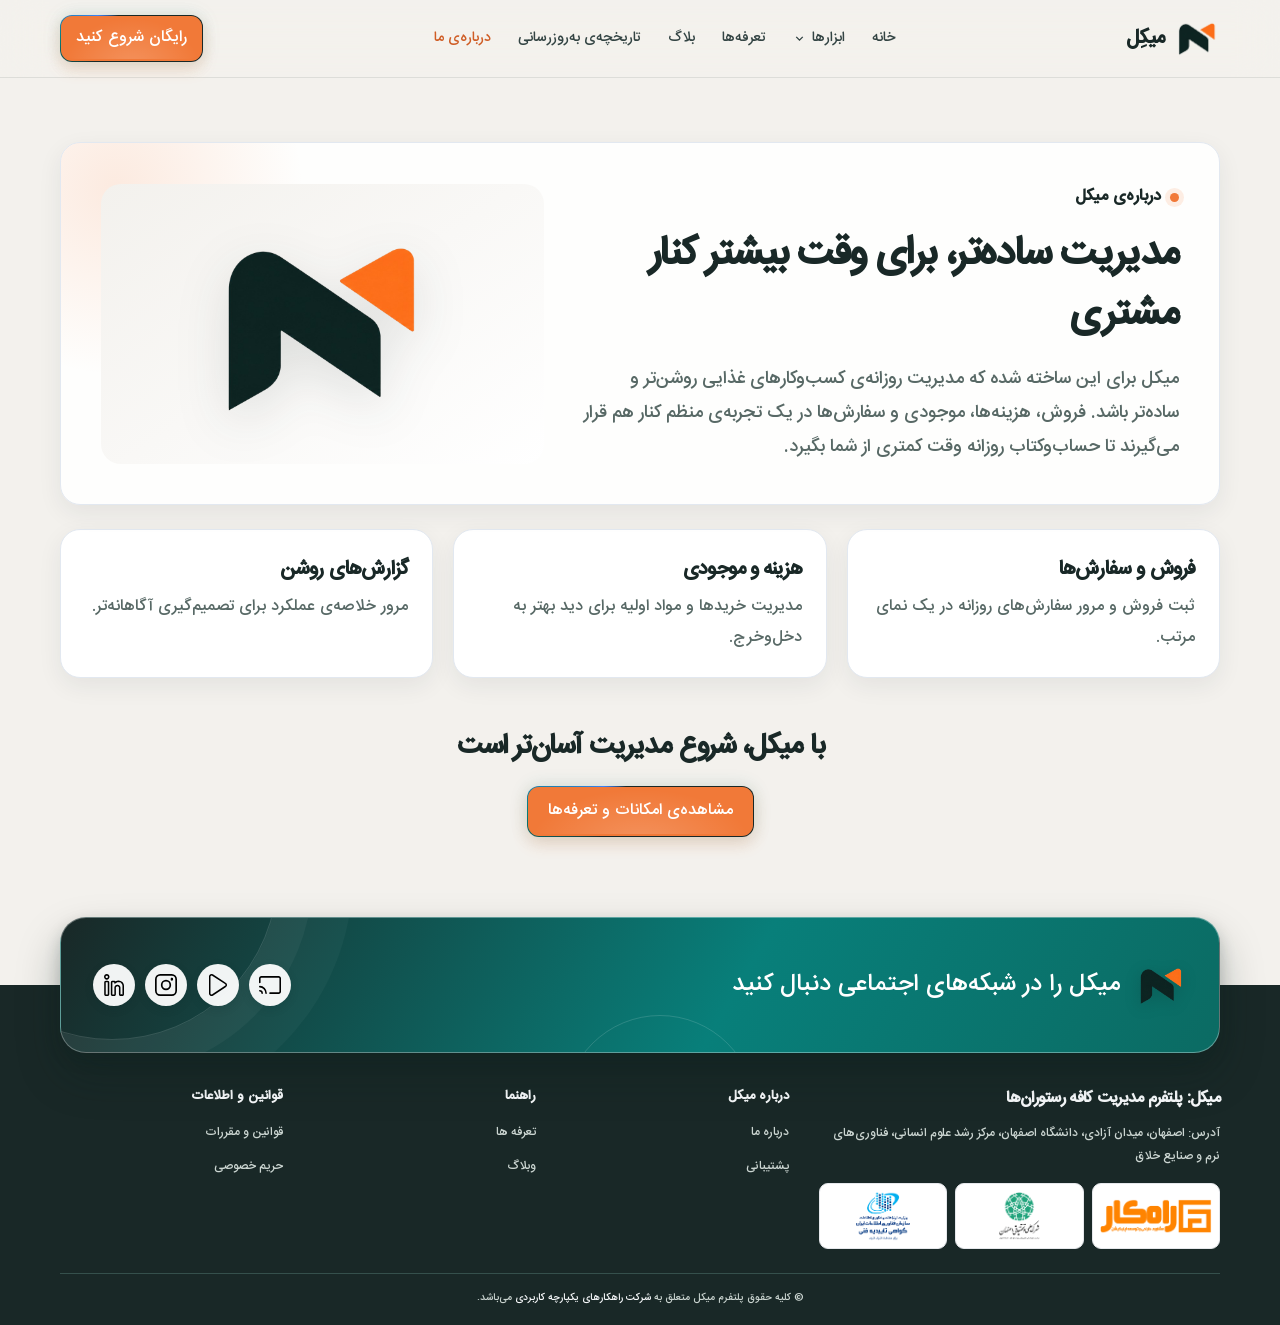
<file: about.html>
<!doctype html>
<html lang="fa" dir="rtl">
<head>
  <meta charset="utf-8">
  <meta name="viewport" content="width=device-width, initial-scale=1">
  <meta name="theme-color" content="#F3F1ED">
  <meta name="description" content="درباره‌ی میکل؛ راهی ساده‌تر برای مدیریت فروش، هزینه‌ها، موجودی و سفارش‌های کسب‌وکارهای غذایی.">
  <title>درباره‌ی میکل | مدیریت روزانه‌ی کسب‌وکار</title>
  <link rel="icon" type="image/png" href="assets/mikel-logo.png">
  <link rel="stylesheet" href="assets/design-system.css">
  <link rel="stylesheet" href="assets/page-base.css">
  <link rel="stylesheet" href="assets/site-interactions.css">
</head>
<body>
  <a class="skip-link" href="#main">رفتن به محتوای اصلی</a>
  <header class="topbar">
    <nav class="nav container" aria-label="ناوبری اصلی">
      <a class="brand" href="index.html" aria-label="میکِل، صفحه اصلی">
        <span class="brand-mark" aria-hidden="true"><img src="assets/mikel-logo.png" alt=""></span>
        <span>میکِل</span>
      </a>
      <div class="nav-links" id="nav-links">
        <a href="index.html">خانه</a>
        <div class="nav-tools" data-open="false">
          <button class="nav-tools-trigger" type="button" aria-expanded="false" aria-controls="tools-menu">ابزارها<svg viewBox="0 0 16 16" fill="none" stroke="currentColor" stroke-width="1.7" aria-hidden="true"><path d="m4 6 4 4 4-4"/></svg></button>
          <ul class="tools-menu" id="tools-menu" aria-label="ابزارهای میکل">
            <li><a href="tool-online-menu.html">منو آنلاین</a></li>
            <li><a href="tool-discounts.html">مدیریت تخفیف</a></li>
            <li><a href="tool-staff.html">مدیریت سطح دسترسی و پرسنل</a></li>
            <li><a href="tool-tables.html">مدیریت میز</a></li>
            <li><a href="tool-printer.html">چاپگر (فیش پرینتر)</a></li>
            <li><span class="tool-disabled" aria-disabled="true">مدیریت انبار و رسپی</span></li>
            <li><span class="tool-disabled" aria-disabled="true">باشگاه مشتریان</span></li>
          </ul>
        </div>
        <a href="index.html#pricing">تعرفه‌ها</a>
        <a href="blog.html">بلاگ</a>
        <a href="updates.html">تاریخچه‌ی به‌روزرسانی</a>
        <a href="about.html" aria-current="page">درباره‌ی ما</a>
      </div>
      <div class="nav-actions">
        <a class="button button-primary header-cta" href="index.html#pricing">رایگان شروع کنید</a>
        <button class="menu-toggle" type="button" aria-label="باز کردن منو" aria-expanded="false" aria-controls="nav-links">
          <svg viewBox="0 0 24 24" fill="none" stroke="currentColor" stroke-width="2" stroke-linecap="round"><path d="M4 7h16M4 12h16M4 17h16"/></svg>
        </button>
      </div>
    </nav>
  </header>
  <main class="main container">
    <section class="about-hero" aria-labelledby="about-title">
      <div><span class="eyebrow">درباره‌ی میکل</span><h1 id="about-title">مدیریت ساده‌تر، برای وقت بیشتر کنار مشتری</h1><p class="lead">میکل برای این ساخته شده که مدیریت روزانه‌ی کسب‌وکارهای غذایی روشن‌تر و ساده‌تر باشد. فروش، هزینه‌ها، موجودی و سفارش‌ها در یک تجربه‌ی منظم کنار هم قرار می‌گیرند تا حساب‌وکتاب روزانه وقت کمتری از شما بگیرد.</p></div>
      <div class="brand-art" aria-hidden="true"><img src="assets/mikel-logo.png" alt=""></div>
    </section>
    <section class="values" aria-label="حوزه‌های مدیریت در میکل">
      <article class="value-card"><h2>فروش و سفارش‌ها</h2><p>ثبت فروش و مرور سفارش‌های روزانه در یک نمای مرتب.</p></article>
      <article class="value-card"><h2>هزینه و موجودی</h2><p>مدیریت خریدها و مواد اولیه برای دید بهتر به دخل‌وخرج.</p></article>
      <article class="value-card"><h2>گزارش‌های روشن</h2><p>مرور خلاصه‌ی عملکرد برای تصمیم‌گیری آگاهانه‌تر.</p></article>
    </section>
    <section class="next-step"><h2>با میکل، شروع مدیریت آسان‌تر است</h2><a class="button button-primary" href="index.html#pricing">مشاهده‌ی امکانات و تعرفه‌ها</a></section>
  </main>
  <footer class="site-footer">
    <div class="footer-social-zone"><div class="container">
      <div class="footer-social-card">
          <div class="footer-social-icons" aria-label="&#x634;&#x628;&#x6A9;&#x647;&#x200C;&#x647;&#x627;&#x6CC; &#x627;&#x62C;&#x62A;&#x645;&#x627;&#x639;&#x6CC;">
            <span class="footer-social-icon" role="img" aria-label="&#x644;&#x6CC;&#x646;&#x6A9;&#x62F;&#x6CC;&#x646;"><img src="assets/figma-linkedin.svg" alt=""></span>
            <span class="footer-social-icon" role="img" aria-label="&#x627;&#x6CC;&#x646;&#x633;&#x62A;&#x627;&#x6AF;&#x631;&#x627;&#x645;"><img src="assets/figma-instagram.svg" alt=""></span>
            <span class="footer-social-icon" role="img" aria-label="&#x6CC;&#x648;&#x62A;&#x6CC;&#x648;&#x628;"><img src="assets/figma-play.svg" alt=""></span>
            <span class="footer-social-icon" role="img" aria-label="&#x622;&#x67E;&#x627;&#x631;&#x627;&#x62A;"><img src="assets/figma-broadcast.svg" alt=""></span>
          </div>
          <div class="footer-social-copy"><img class="footer-social-brand" src="assets/mikel-logo.png" alt="&#x645;&#x6CC;&#x6A9;&#x644;" width="744" height="744"><h3 class="footer-social-title">&#x645;&#x6CC;&#x6A9;&#x644; &#x631;&#x627; &#x62F;&#x631; &#x634;&#x628;&#x6A9;&#x647;&#x200C;&#x647;&#x627;&#x6CC; &#x627;&#x62C;&#x62A;&#x645;&#x627;&#x639;&#x6CC; &#x62F;&#x646;&#x628;&#x627;&#x644; &#x6A9;&#x646;&#x6CC;&#x62F;</h3></div>
        </div>
    </div></div>
    <div class="footer-content"><div class="container">
      <div class="footer-main">
        <nav class="footer-links-column" aria-label="درباره میکل">
          <h3 class="footer-column-title">درباره میکل</h3>
          <ul class="footer-links-list">
            <li><a href="about.html">درباره ما</a></li>
            <li><span>پشتیبانی</span></li>
          </ul>
        </nav>
        <nav class="footer-links-column" aria-label="راهنما">
          <h3 class="footer-column-title">راهنما</h3>
          <ul class="footer-links-list">
            <li><a href="index.html#pricing">تعرفه ها</a></li>
            <li><a href="blog.html">وبلاگ</a></li>
          </ul>
        </nav>
        <nav class="footer-links-column" aria-label="قوانین و اطلاعات">
          <h3 class="footer-column-title">قوانین و اطلاعات</h3>
          <ul class="footer-links-list">
            <li><span>قوانین و مقررات</span></li>
            <li><span>حریم خصوصی</span></li>
          </ul>
        </nav>
        <div class="footer-brand">
          <h2>میکل: پلتفرم مدیریت کافه رستوران‌ها</h2>
          <address class="footer-address">آدرس: اصفهان، میدان آزادی، دانشگاه اصفهان، مرکز رشد علوم انسانی، فناوری‌های نرم و صنایع خلاق</address>
          <div class="footer-logos" aria-label="لوگوها و نشان‌ها">
            <div class="footer-logo"><img src="assets/fani.png" alt="گواهی بررسی فنی سازمان فناوری اطلاعات ایران" width="250" height="231" loading="lazy"></div>
            <div class="footer-logo"><img src="assets/shahrak.png" alt="شهرک علمی و تحقیقاتی اصفهان" width="350" height="420" loading="lazy"></div>
            <a class="footer-logo" href="https://rahkarapp.ir/" aria-label="شرکت راهکار‌های یکپارچه کاربردی"><img src="assets/rahkar-logo1.png" alt="راهکار" width="500" height="157" loading="lazy"></a>
          </div>
        </div>
      </div>
      <div class="footer-bottom">
        <div class="footer-copyright">
          <p>© کلیه حقوق پلتفرم میکل متعلق به <a href="https://rahkarapp.ir/">شرکت راهکار‌های یکپارچه کاربردی</a> می‌باشد.</p>
        </div>
      </div>
    </div></div>
  </footer>
  
  <script src="assets/site-interactions.js"></script>
</body>
</html>
</file>
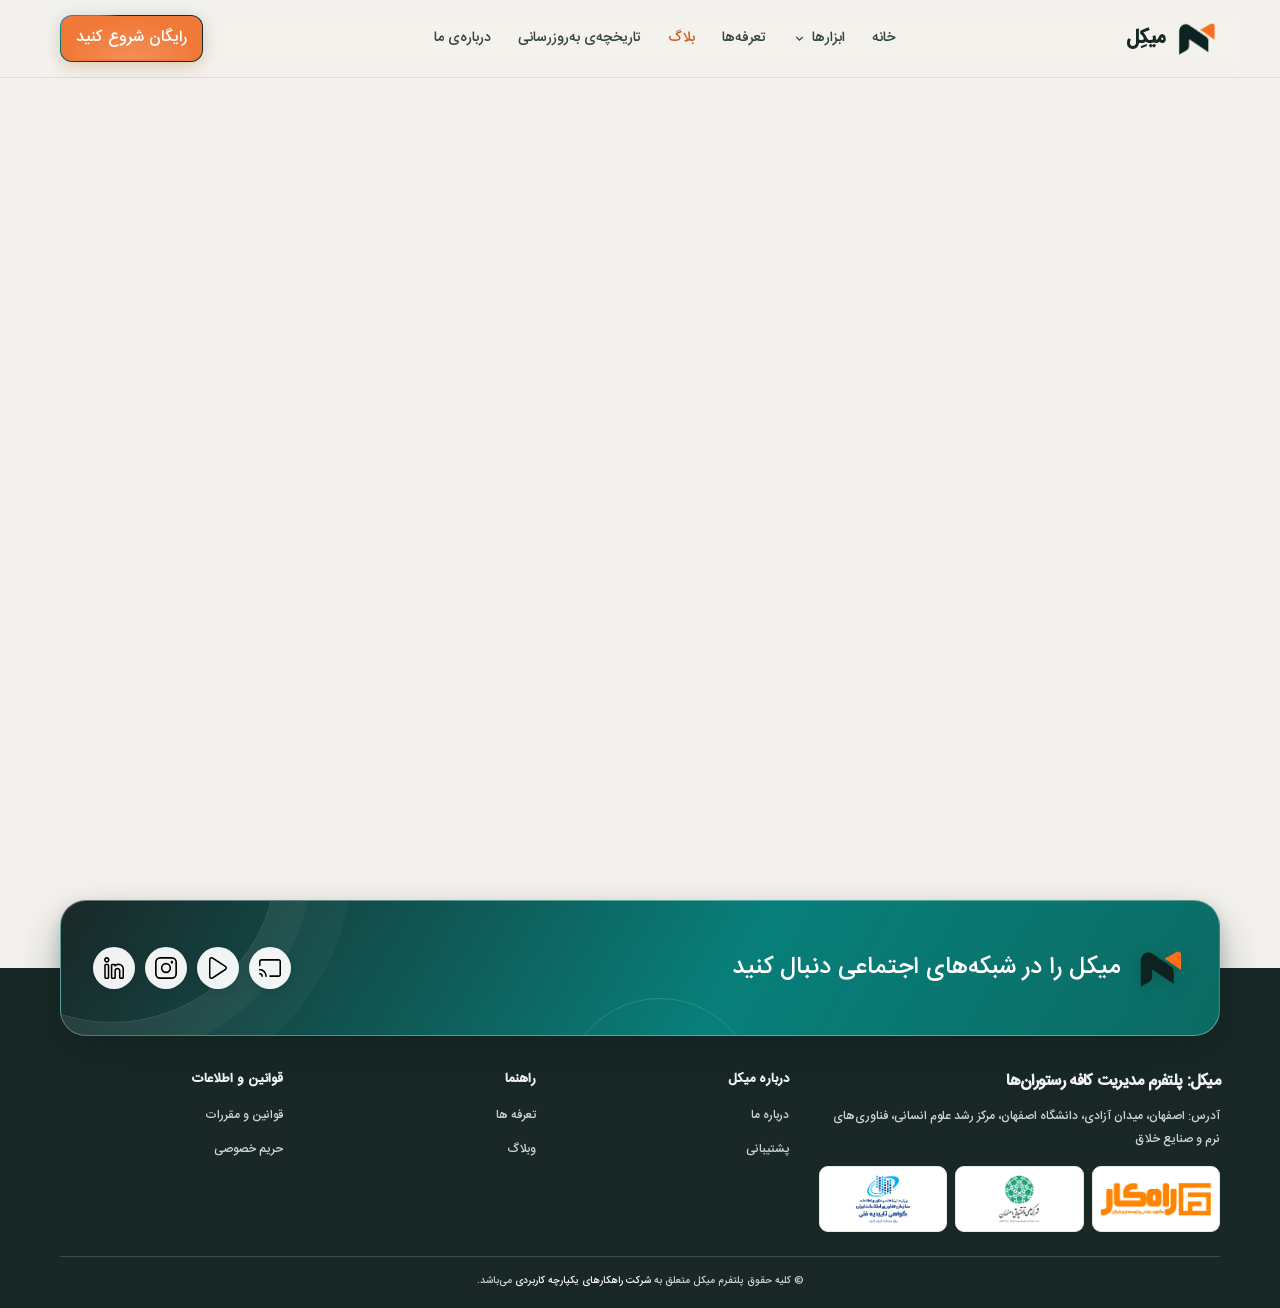
<file: blog.html>
<!doctype html>
<html lang="fa" dir="rtl">
<head>
  <meta charset="utf-8">
  <meta name="viewport" content="width=device-width, initial-scale=1">
  <meta name="theme-color" content="#F3F1ED">
  <meta name="description" content="وبلاگ میکل">
  <title>وبلاگ | میکل</title>
  <link rel="icon" type="image/png" href="assets/mikel-logo.png">
  <link rel="stylesheet" href="assets/design-system.css">
  <link rel="stylesheet" href="assets/page-base.css">
  <link rel="stylesheet" href="assets/site-interactions.css">
</head>
<body>
  <a class="skip-link" href="#main">رفتن به محتوای اصلی</a>
  <header class="topbar">
    <nav class="nav container" aria-label="ناوبری اصلی">
      <a class="brand" href="index.html" aria-label="میکِل، صفحه اصلی">
        <span class="brand-mark" aria-hidden="true"><img src="assets/mikel-logo.png" alt=""></span>
        <span>میکِل</span>
      </a>
      <div class="nav-links" id="nav-links">
        <a href="index.html">خانه</a>
        <div class="nav-tools" data-open="false">
          <button class="nav-tools-trigger" type="button" aria-expanded="false" aria-controls="tools-menu">ابزارها<svg viewBox="0 0 16 16" fill="none" stroke="currentColor" stroke-width="1.7" aria-hidden="true"><path d="m4 6 4 4 4-4"/></svg></button>
          <ul class="tools-menu" id="tools-menu" aria-label="ابزارهای میکل">
            <li><a href="tool-online-menu.html">منو آنلاین</a></li>
            <li><a href="tool-discounts.html">مدیریت تخفیف</a></li>
            <li><a href="tool-staff.html">مدیریت سطح دسترسی و پرسنل</a></li>
            <li><a href="tool-tables.html">مدیریت میز</a></li>
            <li><a href="tool-printer.html">چاپگر (فیش پرینتر)</a></li>
            <li><span class="tool-disabled" aria-disabled="true">مدیریت انبار و رسپی</span></li>
            <li><span class="tool-disabled" aria-disabled="true">باشگاه مشتریان</span></li>
          </ul>
        </div>
        <a href="index.html#pricing">تعرفه‌ها</a>
        <a href="blog.html" aria-current="page">بلاگ</a>
        <a href="updates.html">تاریخچه‌ی به‌روزرسانی</a>
        <a href="about.html">درباره‌ی ما</a>
      </div>
      <div class="nav-actions">
        <a class="button button-primary header-cta" href="index.html#pricing">رایگان شروع کنید</a>
        <button class="menu-toggle" type="button" aria-label="باز کردن منو" aria-expanded="false" aria-controls="nav-links">
          <svg viewBox="0 0 24 24" fill="none" stroke="currentColor" stroke-width="2" stroke-linecap="round"><path d="M4 7h16M4 12h16M4 17h16"/></svg>
        </button>
      </div>
    </nav>
  </header>
  <main id="main" class="empty-page" aria-label="وبلاگ"></main>
  <footer class="site-footer">
    <div class="footer-social-zone"><div class="container">
      <div class="footer-social-card">
          <div class="footer-social-icons" aria-label="&#x634;&#x628;&#x6A9;&#x647;&#x200C;&#x647;&#x627;&#x6CC; &#x627;&#x62C;&#x62A;&#x645;&#x627;&#x639;&#x6CC;">
            <span class="footer-social-icon" role="img" aria-label="&#x644;&#x6CC;&#x646;&#x6A9;&#x62F;&#x6CC;&#x646;"><img src="assets/figma-linkedin.svg" alt=""></span>
            <span class="footer-social-icon" role="img" aria-label="&#x627;&#x6CC;&#x646;&#x633;&#x62A;&#x627;&#x6AF;&#x631;&#x627;&#x645;"><img src="assets/figma-instagram.svg" alt=""></span>
            <span class="footer-social-icon" role="img" aria-label="&#x6CC;&#x648;&#x62A;&#x6CC;&#x648;&#x628;"><img src="assets/figma-play.svg" alt=""></span>
            <span class="footer-social-icon" role="img" aria-label="&#x622;&#x67E;&#x627;&#x631;&#x627;&#x62A;"><img src="assets/figma-broadcast.svg" alt=""></span>
          </div>
          <div class="footer-social-copy"><img class="footer-social-brand" src="assets/mikel-logo.png" alt="&#x645;&#x6CC;&#x6A9;&#x644;" width="744" height="744"><h3 class="footer-social-title">&#x645;&#x6CC;&#x6A9;&#x644; &#x631;&#x627; &#x62F;&#x631; &#x634;&#x628;&#x6A9;&#x647;&#x200C;&#x647;&#x627;&#x6CC; &#x627;&#x62C;&#x62A;&#x645;&#x627;&#x639;&#x6CC; &#x62F;&#x646;&#x628;&#x627;&#x644; &#x6A9;&#x646;&#x6CC;&#x62F;</h3></div>
        </div>
    </div></div>
    <div class="footer-content"><div class="container">
      <div class="footer-main">
        <nav class="footer-links-column" aria-label="درباره میکل">
          <h3 class="footer-column-title">درباره میکل</h3>
          <ul class="footer-links-list">
            <li><a href="about.html">درباره ما</a></li>
            <li><span>پشتیبانی</span></li>
          </ul>
        </nav>
        <nav class="footer-links-column" aria-label="راهنما">
          <h3 class="footer-column-title">راهنما</h3>
          <ul class="footer-links-list">
            <li><a href="index.html#pricing">تعرفه ها</a></li>
            <li><a href="blog.html">وبلاگ</a></li>
          </ul>
        </nav>
        <nav class="footer-links-column" aria-label="قوانین و اطلاعات">
          <h3 class="footer-column-title">قوانین و اطلاعات</h3>
          <ul class="footer-links-list">
            <li><span>قوانین و مقررات</span></li>
            <li><span>حریم خصوصی</span></li>
          </ul>
        </nav>
        <div class="footer-brand">
          <h2>میکل: پلتفرم مدیریت کافه رستوران‌ها</h2>
          <address class="footer-address">آدرس: اصفهان، میدان آزادی، دانشگاه اصفهان، مرکز رشد علوم انسانی، فناوری‌های نرم و صنایع خلاق</address>
          <div class="footer-logos" aria-label="لوگوها و نشان‌ها">
            <div class="footer-logo"><img src="assets/fani.png" alt="گواهی بررسی فنی سازمان فناوری اطلاعات ایران" width="250" height="231" loading="lazy"></div>
            <div class="footer-logo"><img src="assets/shahrak.png" alt="شهرک علمی و تحقیقاتی اصفهان" width="350" height="420" loading="lazy"></div>
            <a class="footer-logo" href="https://rahkarapp.ir/" aria-label="شرکت راهکار‌های یکپارچه کاربردی"><img src="assets/rahkar-logo1.png" alt="راهکار" width="500" height="157" loading="lazy"></a>
          </div>
        </div>
      </div>
      <div class="footer-bottom">
        <div class="footer-copyright">
          <p>© کلیه حقوق پلتفرم میکل متعلق به <a href="https://rahkarapp.ir/">شرکت راهکار‌های یکپارچه کاربردی</a> می‌باشد.</p>
        </div>
      </div>
    </div></div>
  </footer>
  
  <script src="assets/site-interactions.js"></script>
</body>
</html>
</file>
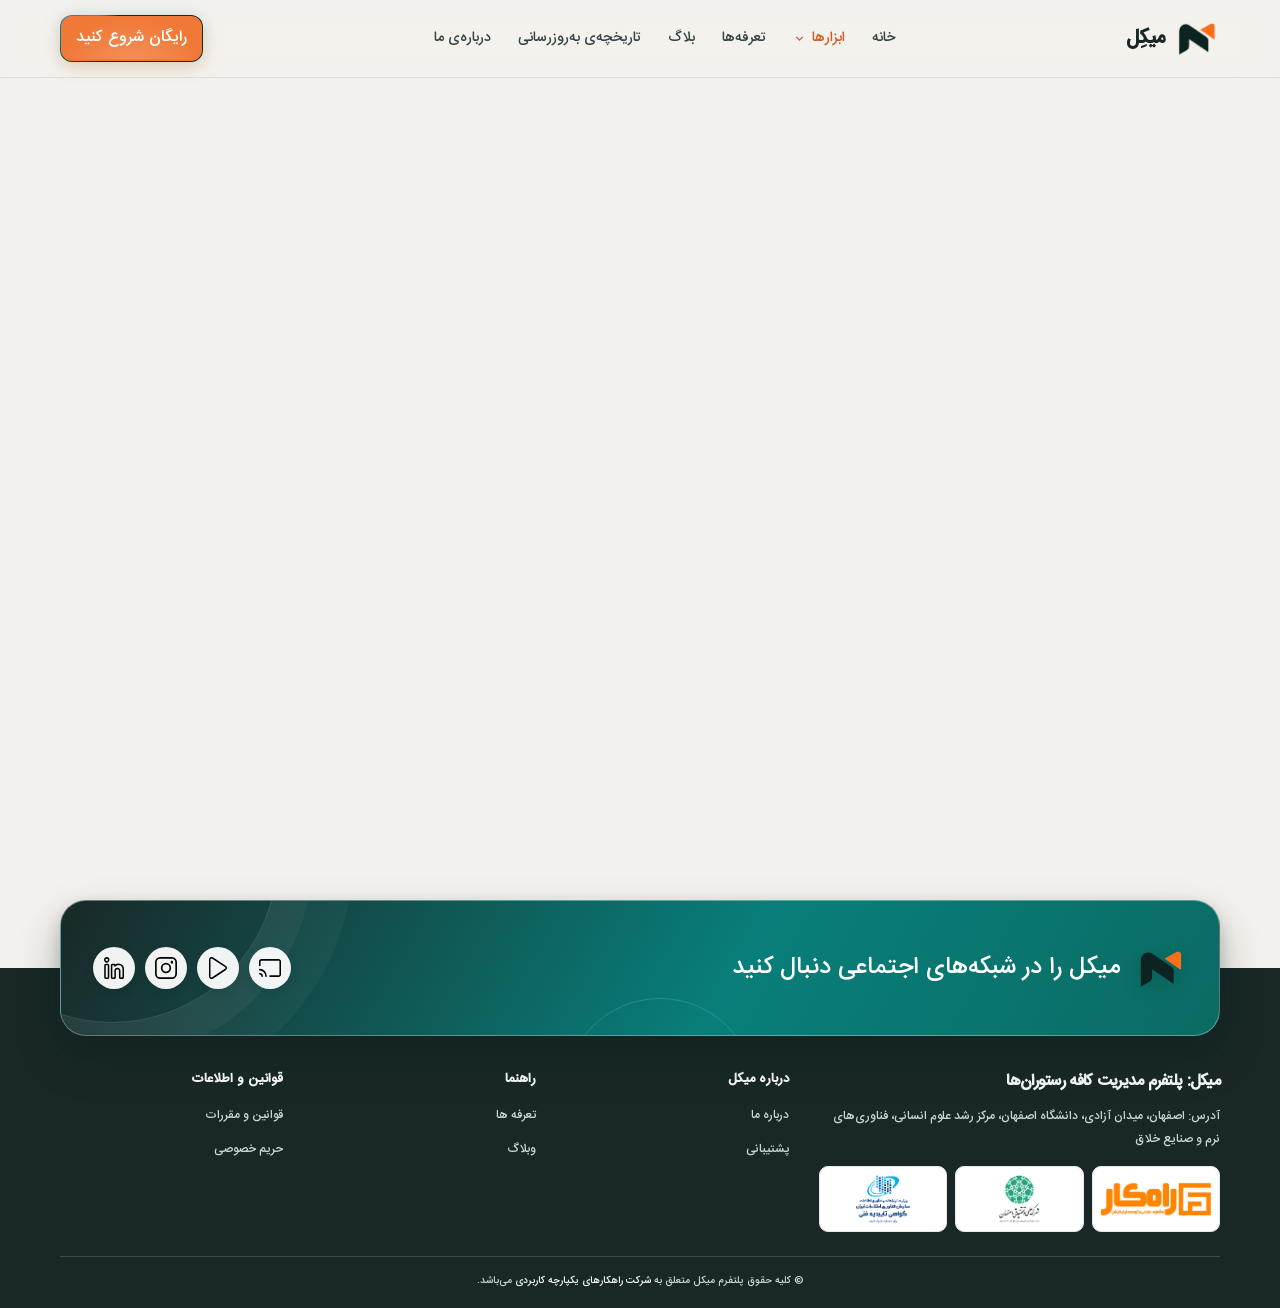
<file: tool-discounts.html>
<!doctype html>
<html lang="fa" dir="rtl">
<head>
  <meta charset="utf-8">
  <meta name="viewport" content="width=device-width, initial-scale=1">
  <meta name="theme-color" content="#F3F1ED">
  <meta name="description" content="مدیریت تخفیف میکل">
  <title>مدیریت تخفیف | میکل</title>
  <link rel="icon" type="image/png" href="assets/mikel-logo.png">
  <link rel="stylesheet" href="assets/design-system.css">
  <link rel="stylesheet" href="assets/page-base.css">
  <link rel="stylesheet" href="assets/site-interactions.css">
</head>
<body>
  <a class="skip-link" href="#main">رفتن به محتوای اصلی</a>
  <header class="topbar">
    <nav class="nav container" aria-label="ناوبری اصلی">
      <a class="brand" href="index.html" aria-label="میکِل، صفحه اصلی">
        <span class="brand-mark" aria-hidden="true"><img src="assets/mikel-logo.png" alt=""></span>
        <span>میکِل</span>
      </a>
      <div class="nav-links" id="nav-links">
        <a href="index.html">خانه</a>
        <div class="nav-tools" data-open="false">
          <button class="nav-tools-trigger" type="button" aria-expanded="false" aria-controls="tools-menu">ابزارها<svg viewBox="0 0 16 16" fill="none" stroke="currentColor" stroke-width="1.7" aria-hidden="true"><path d="m4 6 4 4 4-4"/></svg></button>
          <ul class="tools-menu" id="tools-menu" aria-label="ابزارهای میکل">
            <li><a href="tool-online-menu.html">منو آنلاین</a></li>
            <li><a href="tool-discounts.html" aria-current="page">مدیریت تخفیف</a></li>
            <li><a href="tool-staff.html">مدیریت سطح دسترسی و پرسنل</a></li>
            <li><a href="tool-tables.html">مدیریت میز</a></li>
            <li><a href="tool-printer.html">چاپگر (فیش پرینتر)</a></li>
            <li><span class="tool-disabled" aria-disabled="true">مدیریت انبار و رسپی</span></li>
            <li><span class="tool-disabled" aria-disabled="true">باشگاه مشتریان</span></li>
          </ul>
        </div>
        <a href="index.html#pricing">تعرفه‌ها</a>
        <a href="blog.html">بلاگ</a>
        <a href="updates.html">تاریخچه‌ی به‌روزرسانی</a>
        <a href="about.html">درباره‌ی ما</a>
      </div>
      <div class="nav-actions">
        <a class="button button-primary header-cta" href="index.html#pricing">رایگان شروع کنید</a>
        <button class="menu-toggle" type="button" aria-label="باز کردن منو" aria-expanded="false" aria-controls="nav-links">
          <svg viewBox="0 0 24 24" fill="none" stroke="currentColor" stroke-width="2" stroke-linecap="round"><path d="M4 7h16M4 12h16M4 17h16"/></svg>
        </button>
      </div>
    </nav>
  </header>
  <main id="main" class="empty-page" aria-label="مدیریت تخفیف"></main>
  <footer class="site-footer">
    <div class="footer-social-zone"><div class="container">
      <div class="footer-social-card">
          <div class="footer-social-icons" aria-label="&#x634;&#x628;&#x6A9;&#x647;&#x200C;&#x647;&#x627;&#x6CC; &#x627;&#x62C;&#x62A;&#x645;&#x627;&#x639;&#x6CC;">
            <span class="footer-social-icon" role="img" aria-label="&#x644;&#x6CC;&#x646;&#x6A9;&#x62F;&#x6CC;&#x646;"><img src="assets/figma-linkedin.svg" alt=""></span>
            <span class="footer-social-icon" role="img" aria-label="&#x627;&#x6CC;&#x646;&#x633;&#x62A;&#x627;&#x6AF;&#x631;&#x627;&#x645;"><img src="assets/figma-instagram.svg" alt=""></span>
            <span class="footer-social-icon" role="img" aria-label="&#x6CC;&#x648;&#x62A;&#x6CC;&#x648;&#x628;"><img src="assets/figma-play.svg" alt=""></span>
            <span class="footer-social-icon" role="img" aria-label="&#x622;&#x67E;&#x627;&#x631;&#x627;&#x62A;"><img src="assets/figma-broadcast.svg" alt=""></span>
          </div>
          <div class="footer-social-copy"><img class="footer-social-brand" src="assets/mikel-logo.png" alt="&#x645;&#x6CC;&#x6A9;&#x644;" width="744" height="744"><h3 class="footer-social-title">&#x645;&#x6CC;&#x6A9;&#x644; &#x631;&#x627; &#x62F;&#x631; &#x634;&#x628;&#x6A9;&#x647;&#x200C;&#x647;&#x627;&#x6CC; &#x627;&#x62C;&#x62A;&#x645;&#x627;&#x639;&#x6CC; &#x62F;&#x646;&#x628;&#x627;&#x644; &#x6A9;&#x646;&#x6CC;&#x62F;</h3></div>
        </div>
    </div></div>
    <div class="footer-content"><div class="container">
      <div class="footer-main">
        <nav class="footer-links-column" aria-label="درباره میکل">
          <h3 class="footer-column-title">درباره میکل</h3>
          <ul class="footer-links-list">
            <li><a href="about.html">درباره ما</a></li>
            <li><span>پشتیبانی</span></li>
          </ul>
        </nav>
        <nav class="footer-links-column" aria-label="راهنما">
          <h3 class="footer-column-title">راهنما</h3>
          <ul class="footer-links-list">
            <li><a href="index.html#pricing">تعرفه ها</a></li>
            <li><a href="blog.html">وبلاگ</a></li>
          </ul>
        </nav>
        <nav class="footer-links-column" aria-label="قوانین و اطلاعات">
          <h3 class="footer-column-title">قوانین و اطلاعات</h3>
          <ul class="footer-links-list">
            <li><span>قوانین و مقررات</span></li>
            <li><span>حریم خصوصی</span></li>
          </ul>
        </nav>
        <div class="footer-brand">
          <h2>میکل: پلتفرم مدیریت کافه رستوران‌ها</h2>
          <address class="footer-address">آدرس: اصفهان، میدان آزادی، دانشگاه اصفهان، مرکز رشد علوم انسانی، فناوری‌های نرم و صنایع خلاق</address>
          <div class="footer-logos" aria-label="لوگوها و نشان‌ها">
            <div class="footer-logo"><img src="assets/fani.png" alt="گواهی بررسی فنی سازمان فناوری اطلاعات ایران" width="250" height="231" loading="lazy"></div>
            <div class="footer-logo"><img src="assets/shahrak.png" alt="شهرک علمی و تحقیقاتی اصفهان" width="350" height="420" loading="lazy"></div>
            <a class="footer-logo" href="https://rahkarapp.ir/" aria-label="شرکت راهکار‌های یکپارچه کاربردی"><img src="assets/rahkar-logo1.png" alt="راهکار" width="500" height="157" loading="lazy"></a>
          </div>
        </div>
      </div>
      <div class="footer-bottom">
        <div class="footer-copyright">
          <p>© کلیه حقوق پلتفرم میکل متعلق به <a href="https://rahkarapp.ir/">شرکت راهکار‌های یکپارچه کاربردی</a> می‌باشد.</p>
        </div>
      </div>
    </div></div>
  </footer>
  
  <script src="assets/site-interactions.js"></script>
</body>
</html>
</file>
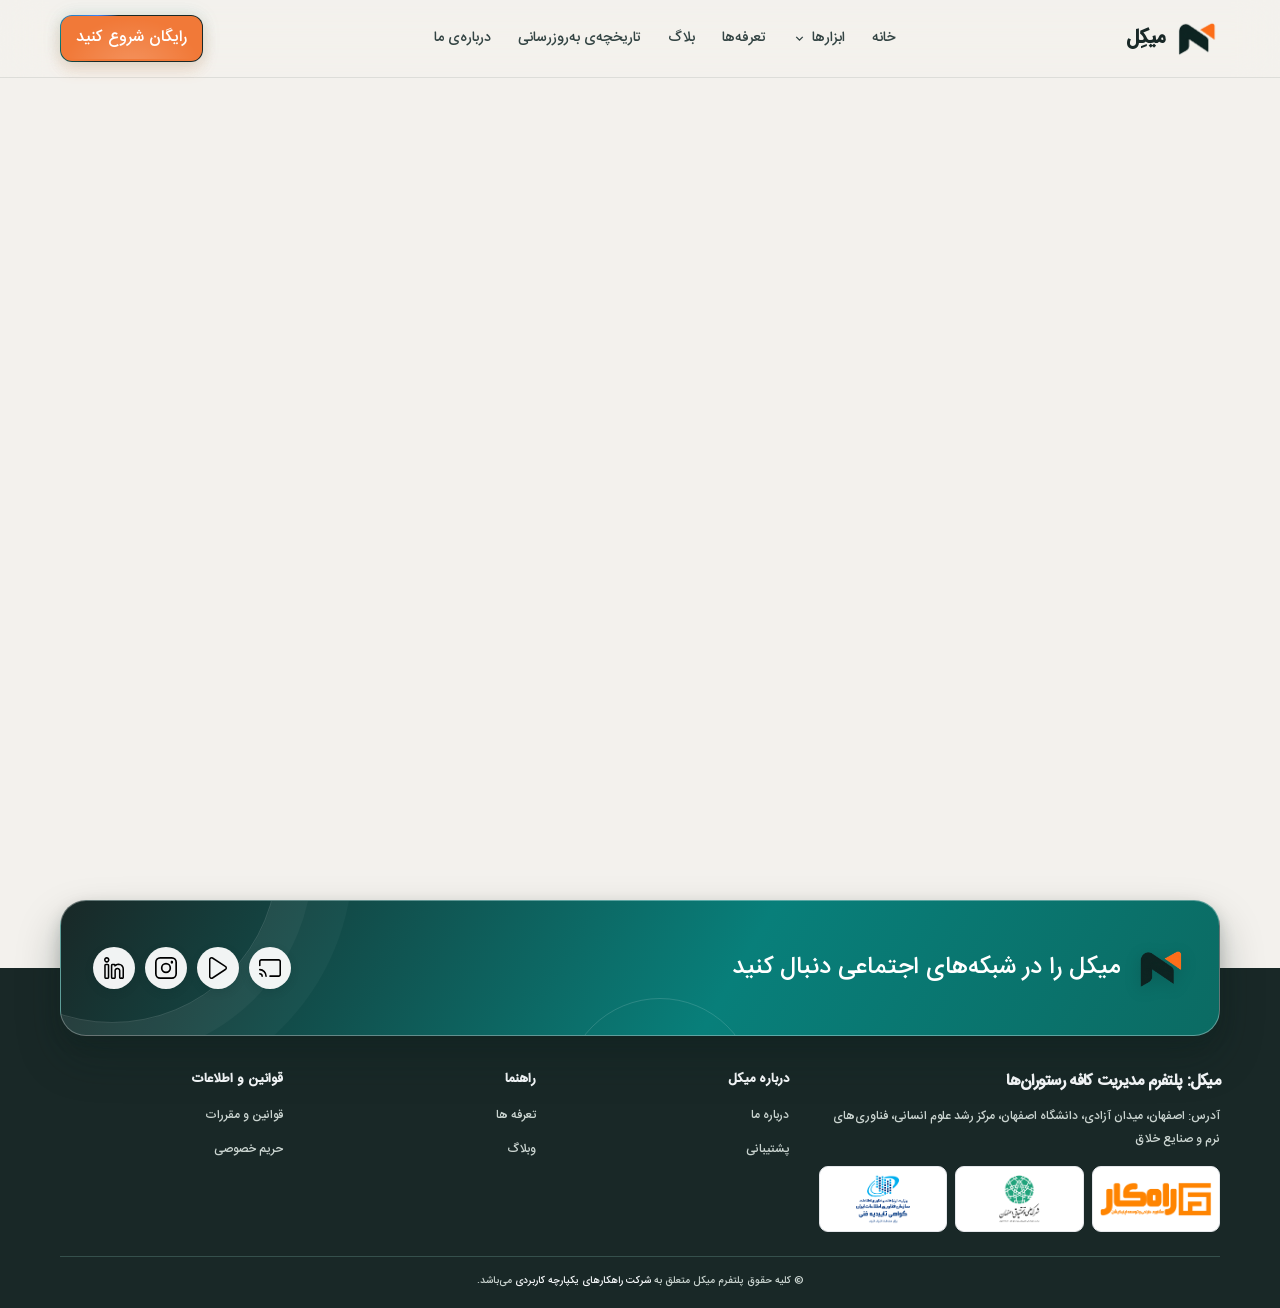
<file: tool-inventory.html>
<!doctype html>
<html lang="fa" dir="rtl">
<head>
  <meta charset="utf-8">
  <meta name="viewport" content="width=device-width, initial-scale=1">
  <meta name="theme-color" content="#F3F1ED">
  <meta name="description" content="مدیریت انبار و رسپی میکل">
  <title>مدیریت انبار و رسپی | میکل</title>
  <link rel="icon" type="image/png" href="assets/mikel-logo.png">
  <link rel="stylesheet" href="assets/design-system.css">
  <link rel="stylesheet" href="assets/page-base.css">
  <link rel="stylesheet" href="assets/site-interactions.css">
</head>
<body>
  <a class="skip-link" href="#main">رفتن به محتوای اصلی</a>
  <header class="topbar">
    <nav class="nav container" aria-label="ناوبری اصلی">
      <a class="brand" href="index.html" aria-label="میکِل، صفحه اصلی">
        <span class="brand-mark" aria-hidden="true"><img src="assets/mikel-logo.png" alt=""></span>
        <span>میکِل</span>
      </a>
      <div class="nav-links" id="nav-links">
        <a href="index.html">خانه</a>
        <div class="nav-tools" data-open="false">
          <button class="nav-tools-trigger" type="button" aria-expanded="false" aria-controls="tools-menu">ابزارها<svg viewBox="0 0 16 16" fill="none" stroke="currentColor" stroke-width="1.7" aria-hidden="true"><path d="m4 6 4 4 4-4"/></svg></button>
          <ul class="tools-menu" id="tools-menu" aria-label="ابزارهای میکل">
            <li><a href="tool-online-menu.html">منو آنلاین</a></li>
            <li><a href="tool-discounts.html">مدیریت تخفیف</a></li>
            <li><a href="tool-staff.html">مدیریت سطح دسترسی و پرسنل</a></li>
            <li><a href="tool-tables.html">مدیریت میز</a></li>
            <li><a href="tool-printer.html">چاپگر (فیش پرینتر)</a></li>
            <li><span class="tool-disabled" aria-disabled="true">مدیریت انبار و رسپی</span></li>
            <li><span class="tool-disabled" aria-disabled="true">باشگاه مشتریان</span></li>
          </ul>
        </div>
        <a href="index.html#pricing">تعرفه‌ها</a>
        <a href="blog.html">بلاگ</a>
        <a href="updates.html">تاریخچه‌ی به‌روزرسانی</a>
        <a href="about.html">درباره‌ی ما</a>
      </div>
      <div class="nav-actions">
        <a class="button button-primary header-cta" href="index.html#pricing">رایگان شروع کنید</a>
        <button class="menu-toggle" type="button" aria-label="باز کردن منو" aria-expanded="false" aria-controls="nav-links">
          <svg viewBox="0 0 24 24" fill="none" stroke="currentColor" stroke-width="2" stroke-linecap="round"><path d="M4 7h16M4 12h16M4 17h16"/></svg>
        </button>
      </div>
    </nav>
  </header>
  <main id="main" class="empty-page" aria-label="مدیریت انبار و رسپی"></main>
  <footer class="site-footer">
    <div class="footer-social-zone"><div class="container">
      <div class="footer-social-card">
          <div class="footer-social-icons" aria-label="&#x634;&#x628;&#x6A9;&#x647;&#x200C;&#x647;&#x627;&#x6CC; &#x627;&#x62C;&#x62A;&#x645;&#x627;&#x639;&#x6CC;">
            <span class="footer-social-icon" role="img" aria-label="&#x644;&#x6CC;&#x646;&#x6A9;&#x62F;&#x6CC;&#x646;"><img src="assets/figma-linkedin.svg" alt=""></span>
            <span class="footer-social-icon" role="img" aria-label="&#x627;&#x6CC;&#x646;&#x633;&#x62A;&#x627;&#x6AF;&#x631;&#x627;&#x645;"><img src="assets/figma-instagram.svg" alt=""></span>
            <span class="footer-social-icon" role="img" aria-label="&#x6CC;&#x648;&#x62A;&#x6CC;&#x648;&#x628;"><img src="assets/figma-play.svg" alt=""></span>
            <span class="footer-social-icon" role="img" aria-label="&#x622;&#x67E;&#x627;&#x631;&#x627;&#x62A;"><img src="assets/figma-broadcast.svg" alt=""></span>
          </div>
          <div class="footer-social-copy"><img class="footer-social-brand" src="assets/mikel-logo.png" alt="&#x645;&#x6CC;&#x6A9;&#x644;" width="744" height="744"><h3 class="footer-social-title">&#x645;&#x6CC;&#x6A9;&#x644; &#x631;&#x627; &#x62F;&#x631; &#x634;&#x628;&#x6A9;&#x647;&#x200C;&#x647;&#x627;&#x6CC; &#x627;&#x62C;&#x62A;&#x645;&#x627;&#x639;&#x6CC; &#x62F;&#x646;&#x628;&#x627;&#x644; &#x6A9;&#x646;&#x6CC;&#x62F;</h3></div>
        </div>
    </div></div>
    <div class="footer-content"><div class="container">
      <div class="footer-main">
        <nav class="footer-links-column" aria-label="درباره میکل">
          <h3 class="footer-column-title">درباره میکل</h3>
          <ul class="footer-links-list">
            <li><a href="about.html">درباره ما</a></li>
            <li><span>پشتیبانی</span></li>
          </ul>
        </nav>
        <nav class="footer-links-column" aria-label="راهنما">
          <h3 class="footer-column-title">راهنما</h3>
          <ul class="footer-links-list">
            <li><a href="index.html#pricing">تعرفه ها</a></li>
            <li><a href="blog.html">وبلاگ</a></li>
          </ul>
        </nav>
        <nav class="footer-links-column" aria-label="قوانین و اطلاعات">
          <h3 class="footer-column-title">قوانین و اطلاعات</h3>
          <ul class="footer-links-list">
            <li><span>قوانین و مقررات</span></li>
            <li><span>حریم خصوصی</span></li>
          </ul>
        </nav>
        <div class="footer-brand">
          <h2>میکل: پلتفرم مدیریت کافه رستوران‌ها</h2>
          <address class="footer-address">آدرس: اصفهان، میدان آزادی، دانشگاه اصفهان، مرکز رشد علوم انسانی، فناوری‌های نرم و صنایع خلاق</address>
          <div class="footer-logos" aria-label="لوگوها و نشان‌ها">
            <div class="footer-logo"><img src="assets/fani.png" alt="گواهی بررسی فنی سازمان فناوری اطلاعات ایران" width="250" height="231" loading="lazy"></div>
            <div class="footer-logo"><img src="assets/shahrak.png" alt="شهرک علمی و تحقیقاتی اصفهان" width="350" height="420" loading="lazy"></div>
            <a class="footer-logo" href="https://rahkarapp.ir/" aria-label="شرکت راهکار‌های یکپارچه کاربردی"><img src="assets/rahkar-logo1.png" alt="راهکار" width="500" height="157" loading="lazy"></a>
          </div>
        </div>
      </div>
      <div class="footer-bottom">
        <div class="footer-copyright">
          <p>© کلیه حقوق پلتفرم میکل متعلق به <a href="https://rahkarapp.ir/">شرکت راهکار‌های یکپارچه کاربردی</a> می‌باشد.</p>
        </div>
      </div>
    </div></div>
  </footer>
  
  <script src="assets/site-interactions.js"></script>
</body>
</html>
</file>
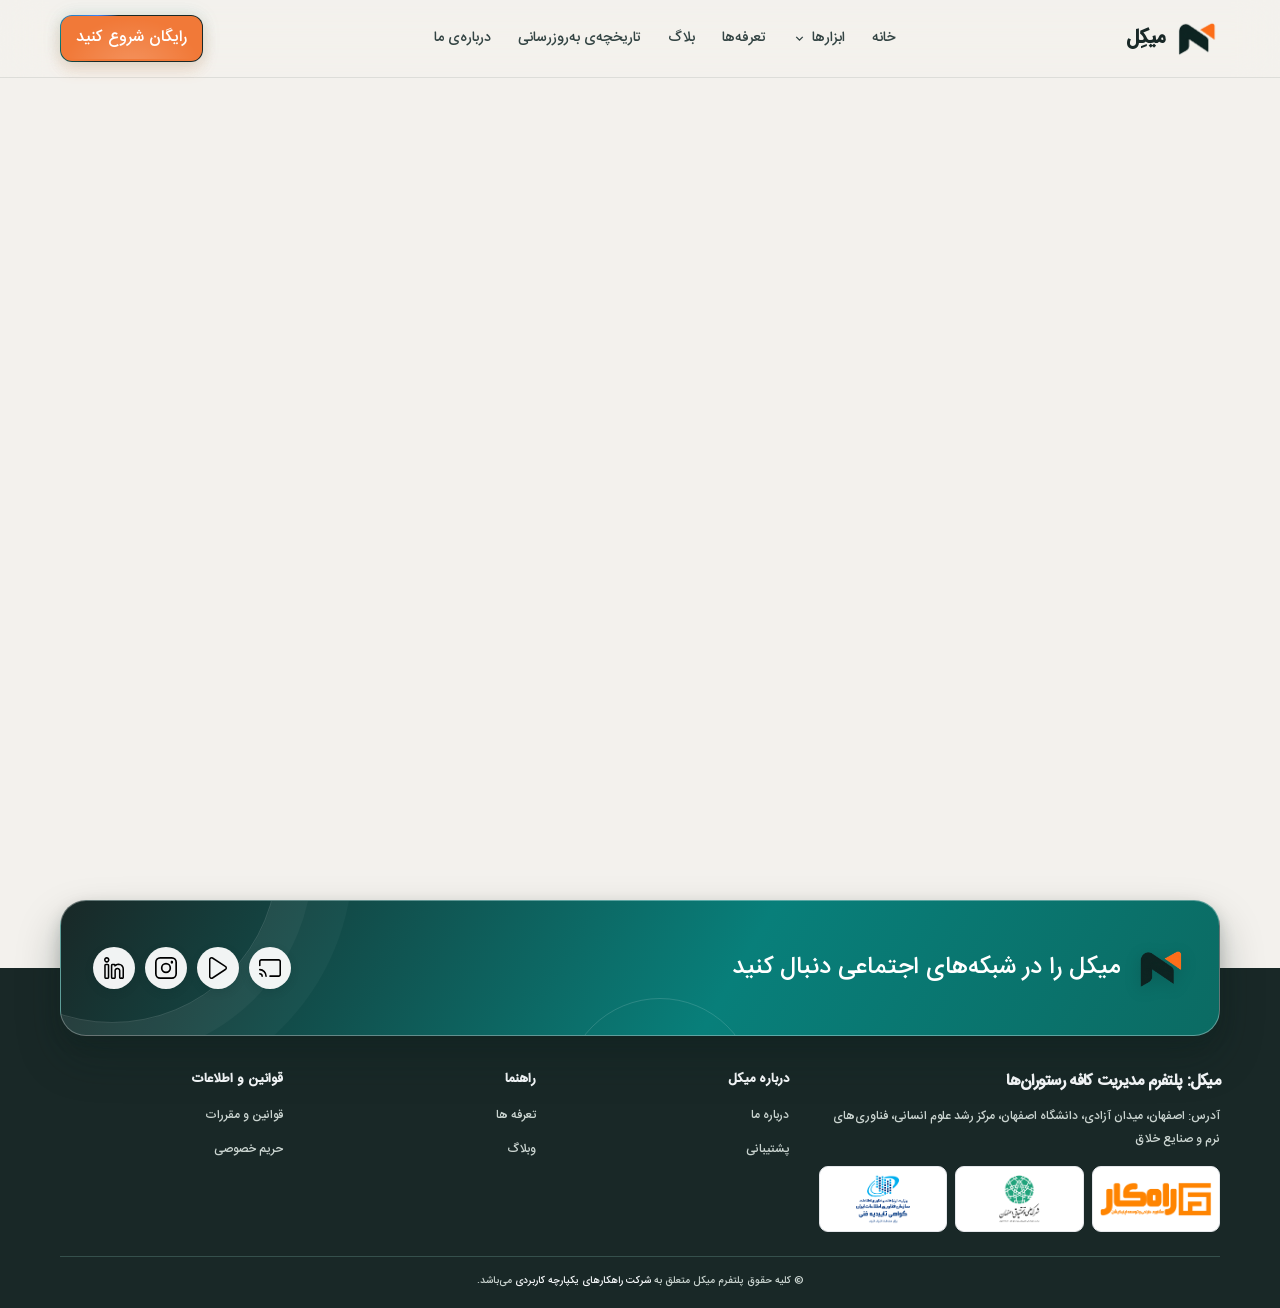
<file: tool-loyalty.html>
<!doctype html>
<html lang="fa" dir="rtl">
<head>
  <meta charset="utf-8">
  <meta name="viewport" content="width=device-width, initial-scale=1">
  <meta name="theme-color" content="#F3F1ED">
  <meta name="description" content="باشگاه مشتریان میکل">
  <title>باشگاه مشتریان | میکل</title>
  <link rel="icon" type="image/png" href="assets/mikel-logo.png">
  <link rel="stylesheet" href="assets/design-system.css">
  <link rel="stylesheet" href="assets/page-base.css">
  <link rel="stylesheet" href="assets/site-interactions.css">
</head>
<body>
  <a class="skip-link" href="#main">رفتن به محتوای اصلی</a>
  <header class="topbar">
    <nav class="nav container" aria-label="ناوبری اصلی">
      <a class="brand" href="index.html" aria-label="میکِل، صفحه اصلی">
        <span class="brand-mark" aria-hidden="true"><img src="assets/mikel-logo.png" alt=""></span>
        <span>میکِل</span>
      </a>
      <div class="nav-links" id="nav-links">
        <a href="index.html">خانه</a>
        <div class="nav-tools" data-open="false">
          <button class="nav-tools-trigger" type="button" aria-expanded="false" aria-controls="tools-menu">ابزارها<svg viewBox="0 0 16 16" fill="none" stroke="currentColor" stroke-width="1.7" aria-hidden="true"><path d="m4 6 4 4 4-4"/></svg></button>
          <ul class="tools-menu" id="tools-menu" aria-label="ابزارهای میکل">
            <li><a href="tool-online-menu.html">منو آنلاین</a></li>
            <li><a href="tool-discounts.html">مدیریت تخفیف</a></li>
            <li><a href="tool-staff.html">مدیریت سطح دسترسی و پرسنل</a></li>
            <li><a href="tool-tables.html">مدیریت میز</a></li>
            <li><a href="tool-printer.html">چاپگر (فیش پرینتر)</a></li>
            <li><span class="tool-disabled" aria-disabled="true">مدیریت انبار و رسپی</span></li>
            <li><span class="tool-disabled" aria-disabled="true">باشگاه مشتریان</span></li>
          </ul>
        </div>
        <a href="index.html#pricing">تعرفه‌ها</a>
        <a href="blog.html">بلاگ</a>
        <a href="updates.html">تاریخچه‌ی به‌روزرسانی</a>
        <a href="about.html">درباره‌ی ما</a>
      </div>
      <div class="nav-actions">
        <a class="button button-primary header-cta" href="index.html#pricing">رایگان شروع کنید</a>
        <button class="menu-toggle" type="button" aria-label="باز کردن منو" aria-expanded="false" aria-controls="nav-links">
          <svg viewBox="0 0 24 24" fill="none" stroke="currentColor" stroke-width="2" stroke-linecap="round"><path d="M4 7h16M4 12h16M4 17h16"/></svg>
        </button>
      </div>
    </nav>
  </header>
  <main id="main" class="empty-page" aria-label="باشگاه مشتریان"></main>
  <footer class="site-footer">
    <div class="footer-social-zone"><div class="container">
      <div class="footer-social-card">
          <div class="footer-social-icons" aria-label="&#x634;&#x628;&#x6A9;&#x647;&#x200C;&#x647;&#x627;&#x6CC; &#x627;&#x62C;&#x62A;&#x645;&#x627;&#x639;&#x6CC;">
            <span class="footer-social-icon" role="img" aria-label="&#x644;&#x6CC;&#x646;&#x6A9;&#x62F;&#x6CC;&#x646;"><img src="assets/figma-linkedin.svg" alt=""></span>
            <span class="footer-social-icon" role="img" aria-label="&#x627;&#x6CC;&#x646;&#x633;&#x62A;&#x627;&#x6AF;&#x631;&#x627;&#x645;"><img src="assets/figma-instagram.svg" alt=""></span>
            <span class="footer-social-icon" role="img" aria-label="&#x6CC;&#x648;&#x62A;&#x6CC;&#x648;&#x628;"><img src="assets/figma-play.svg" alt=""></span>
            <span class="footer-social-icon" role="img" aria-label="&#x622;&#x67E;&#x627;&#x631;&#x627;&#x62A;"><img src="assets/figma-broadcast.svg" alt=""></span>
          </div>
          <div class="footer-social-copy"><img class="footer-social-brand" src="assets/mikel-logo.png" alt="&#x645;&#x6CC;&#x6A9;&#x644;" width="744" height="744"><h3 class="footer-social-title">&#x645;&#x6CC;&#x6A9;&#x644; &#x631;&#x627; &#x62F;&#x631; &#x634;&#x628;&#x6A9;&#x647;&#x200C;&#x647;&#x627;&#x6CC; &#x627;&#x62C;&#x62A;&#x645;&#x627;&#x639;&#x6CC; &#x62F;&#x646;&#x628;&#x627;&#x644; &#x6A9;&#x646;&#x6CC;&#x62F;</h3></div>
        </div>
    </div></div>
    <div class="footer-content"><div class="container">
      <div class="footer-main">
        <nav class="footer-links-column" aria-label="درباره میکل">
          <h3 class="footer-column-title">درباره میکل</h3>
          <ul class="footer-links-list">
            <li><a href="about.html">درباره ما</a></li>
            <li><span>پشتیبانی</span></li>
          </ul>
        </nav>
        <nav class="footer-links-column" aria-label="راهنما">
          <h3 class="footer-column-title">راهنما</h3>
          <ul class="footer-links-list">
            <li><a href="index.html#pricing">تعرفه ها</a></li>
            <li><a href="blog.html">وبلاگ</a></li>
          </ul>
        </nav>
        <nav class="footer-links-column" aria-label="قوانین و اطلاعات">
          <h3 class="footer-column-title">قوانین و اطلاعات</h3>
          <ul class="footer-links-list">
            <li><span>قوانین و مقررات</span></li>
            <li><span>حریم خصوصی</span></li>
          </ul>
        </nav>
        <div class="footer-brand">
          <h2>میکل: پلتفرم مدیریت کافه رستوران‌ها</h2>
          <address class="footer-address">آدرس: اصفهان، میدان آزادی، دانشگاه اصفهان، مرکز رشد علوم انسانی، فناوری‌های نرم و صنایع خلاق</address>
          <div class="footer-logos" aria-label="لوگوها و نشان‌ها">
            <div class="footer-logo"><img src="assets/fani.png" alt="گواهی بررسی فنی سازمان فناوری اطلاعات ایران" width="250" height="231" loading="lazy"></div>
            <div class="footer-logo"><img src="assets/shahrak.png" alt="شهرک علمی و تحقیقاتی اصفهان" width="350" height="420" loading="lazy"></div>
            <a class="footer-logo" href="https://rahkarapp.ir/" aria-label="شرکت راهکار‌های یکپارچه کاربردی"><img src="assets/rahkar-logo1.png" alt="راهکار" width="500" height="157" loading="lazy"></a>
          </div>
        </div>
      </div>
      <div class="footer-bottom">
        <div class="footer-copyright">
          <p>© کلیه حقوق پلتفرم میکل متعلق به <a href="https://rahkarapp.ir/">شرکت راهکار‌های یکپارچه کاربردی</a> می‌باشد.</p>
        </div>
      </div>
    </div></div>
  </footer>
  
  <script src="assets/site-interactions.js"></script>
</body>
</html>
</file>
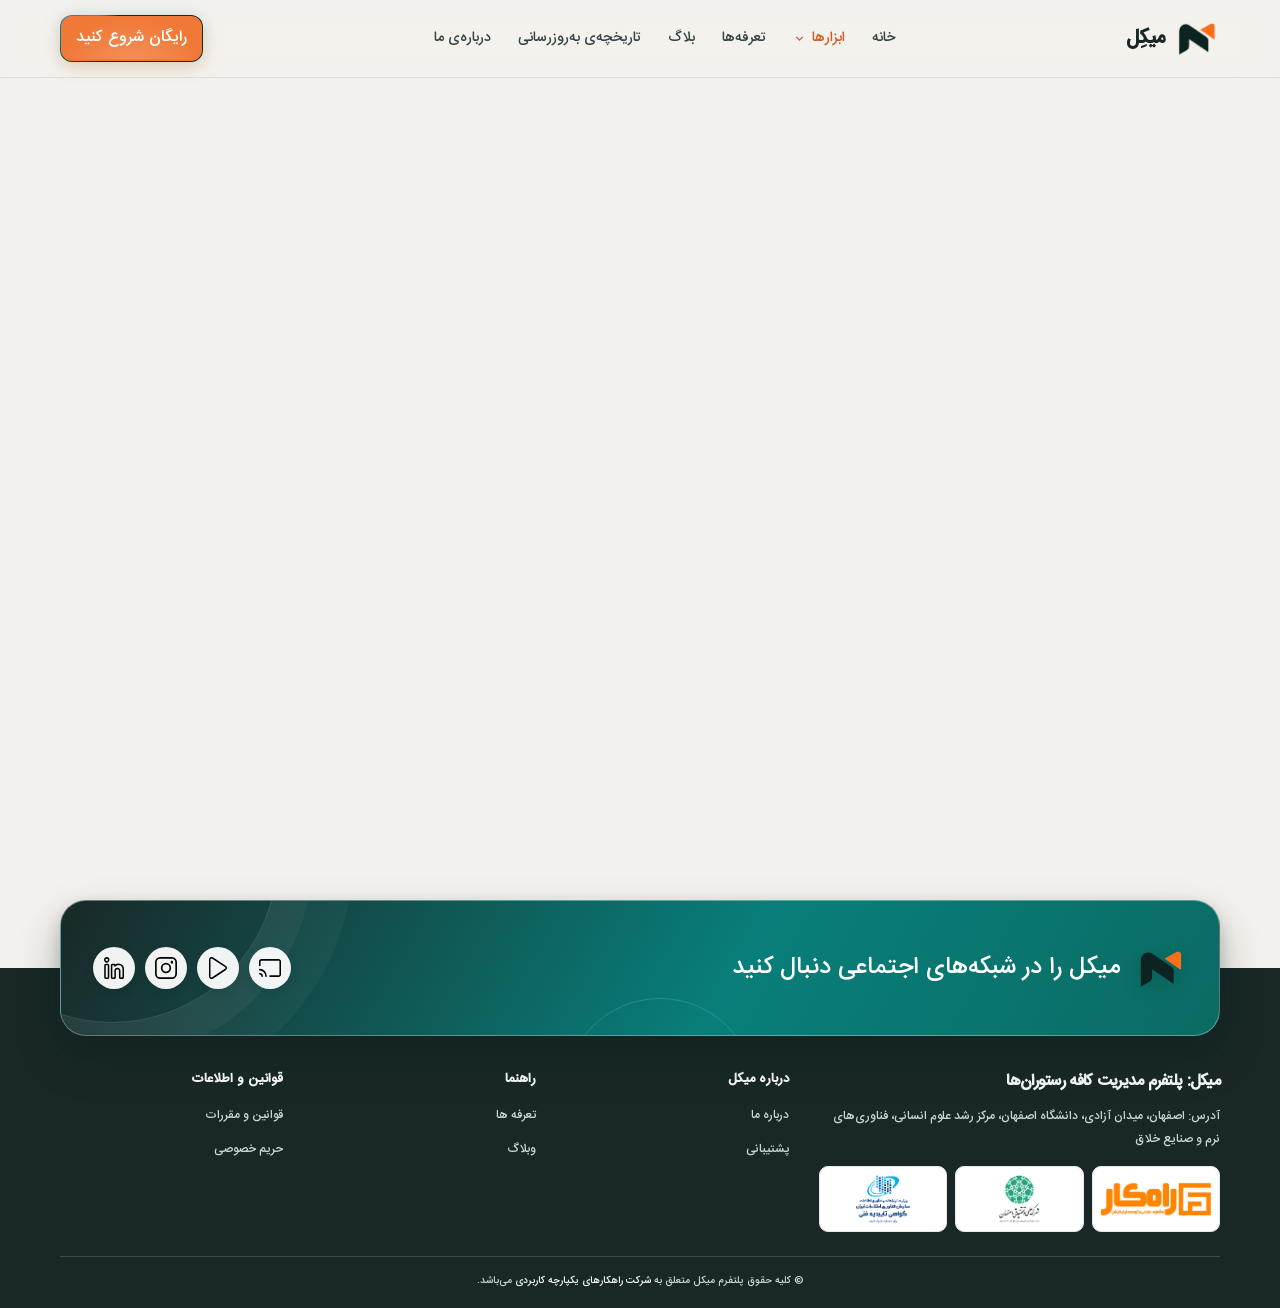
<file: tool-online-menu.html>
<!doctype html>
<html lang="fa" dir="rtl">
<head>
  <meta charset="utf-8">
  <meta name="viewport" content="width=device-width, initial-scale=1">
  <meta name="theme-color" content="#F3F1ED">
  <meta name="description" content="منو آنلاین میکل">
  <title>منو آنلاین | میکل</title>
  <link rel="icon" type="image/png" href="assets/mikel-logo.png">
  <link rel="stylesheet" href="assets/design-system.css">
  <link rel="stylesheet" href="assets/page-base.css">
  <link rel="stylesheet" href="assets/site-interactions.css">
</head>
<body>
  <a class="skip-link" href="#main">رفتن به محتوای اصلی</a>
  <header class="topbar">
    <nav class="nav container" aria-label="ناوبری اصلی">
      <a class="brand" href="index.html" aria-label="میکِل، صفحه اصلی">
        <span class="brand-mark" aria-hidden="true"><img src="assets/mikel-logo.png" alt=""></span>
        <span>میکِل</span>
      </a>
      <div class="nav-links" id="nav-links">
        <a href="index.html">خانه</a>
        <div class="nav-tools" data-open="false">
          <button class="nav-tools-trigger" type="button" aria-expanded="false" aria-controls="tools-menu">ابزارها<svg viewBox="0 0 16 16" fill="none" stroke="currentColor" stroke-width="1.7" aria-hidden="true"><path d="m4 6 4 4 4-4"/></svg></button>
          <ul class="tools-menu" id="tools-menu" aria-label="ابزارهای میکل">
            <li><a href="tool-online-menu.html" aria-current="page">منو آنلاین</a></li>
            <li><a href="tool-discounts.html">مدیریت تخفیف</a></li>
            <li><a href="tool-staff.html">مدیریت سطح دسترسی و پرسنل</a></li>
            <li><a href="tool-tables.html">مدیریت میز</a></li>
            <li><a href="tool-printer.html">چاپگر (فیش پرینتر)</a></li>
            <li><span class="tool-disabled" aria-disabled="true">مدیریت انبار و رسپی</span></li>
            <li><span class="tool-disabled" aria-disabled="true">باشگاه مشتریان</span></li>
          </ul>
        </div>
        <a href="index.html#pricing">تعرفه‌ها</a>
        <a href="blog.html">بلاگ</a>
        <a href="updates.html">تاریخچه‌ی به‌روزرسانی</a>
        <a href="about.html">درباره‌ی ما</a>
      </div>
      <div class="nav-actions">
        <a class="button button-primary header-cta" href="index.html#pricing">رایگان شروع کنید</a>
        <button class="menu-toggle" type="button" aria-label="باز کردن منو" aria-expanded="false" aria-controls="nav-links">
          <svg viewBox="0 0 24 24" fill="none" stroke="currentColor" stroke-width="2" stroke-linecap="round"><path d="M4 7h16M4 12h16M4 17h16"/></svg>
        </button>
      </div>
    </nav>
  </header>
  <main id="main" class="empty-page" aria-label="منو آنلاین"></main>
  <footer class="site-footer">
    <div class="footer-social-zone"><div class="container">
      <div class="footer-social-card">
          <div class="footer-social-icons" aria-label="&#x634;&#x628;&#x6A9;&#x647;&#x200C;&#x647;&#x627;&#x6CC; &#x627;&#x62C;&#x62A;&#x645;&#x627;&#x639;&#x6CC;">
            <span class="footer-social-icon" role="img" aria-label="&#x644;&#x6CC;&#x646;&#x6A9;&#x62F;&#x6CC;&#x646;"><img src="assets/figma-linkedin.svg" alt=""></span>
            <span class="footer-social-icon" role="img" aria-label="&#x627;&#x6CC;&#x646;&#x633;&#x62A;&#x627;&#x6AF;&#x631;&#x627;&#x645;"><img src="assets/figma-instagram.svg" alt=""></span>
            <span class="footer-social-icon" role="img" aria-label="&#x6CC;&#x648;&#x62A;&#x6CC;&#x648;&#x628;"><img src="assets/figma-play.svg" alt=""></span>
            <span class="footer-social-icon" role="img" aria-label="&#x622;&#x67E;&#x627;&#x631;&#x627;&#x62A;"><img src="assets/figma-broadcast.svg" alt=""></span>
          </div>
          <div class="footer-social-copy"><img class="footer-social-brand" src="assets/mikel-logo.png" alt="&#x645;&#x6CC;&#x6A9;&#x644;" width="744" height="744"><h3 class="footer-social-title">&#x645;&#x6CC;&#x6A9;&#x644; &#x631;&#x627; &#x62F;&#x631; &#x634;&#x628;&#x6A9;&#x647;&#x200C;&#x647;&#x627;&#x6CC; &#x627;&#x62C;&#x62A;&#x645;&#x627;&#x639;&#x6CC; &#x62F;&#x646;&#x628;&#x627;&#x644; &#x6A9;&#x646;&#x6CC;&#x62F;</h3></div>
        </div>
    </div></div>
    <div class="footer-content"><div class="container">
      <div class="footer-main">
        <nav class="footer-links-column" aria-label="درباره میکل">
          <h3 class="footer-column-title">درباره میکل</h3>
          <ul class="footer-links-list">
            <li><a href="about.html">درباره ما</a></li>
            <li><span>پشتیبانی</span></li>
          </ul>
        </nav>
        <nav class="footer-links-column" aria-label="راهنما">
          <h3 class="footer-column-title">راهنما</h3>
          <ul class="footer-links-list">
            <li><a href="index.html#pricing">تعرفه ها</a></li>
            <li><a href="blog.html">وبلاگ</a></li>
          </ul>
        </nav>
        <nav class="footer-links-column" aria-label="قوانین و اطلاعات">
          <h3 class="footer-column-title">قوانین و اطلاعات</h3>
          <ul class="footer-links-list">
            <li><span>قوانین و مقررات</span></li>
            <li><span>حریم خصوصی</span></li>
          </ul>
        </nav>
        <div class="footer-brand">
          <h2>میکل: پلتفرم مدیریت کافه رستوران‌ها</h2>
          <address class="footer-address">آدرس: اصفهان، میدان آزادی، دانشگاه اصفهان، مرکز رشد علوم انسانی، فناوری‌های نرم و صنایع خلاق</address>
          <div class="footer-logos" aria-label="لوگوها و نشان‌ها">
            <div class="footer-logo"><img src="assets/fani.png" alt="گواهی بررسی فنی سازمان فناوری اطلاعات ایران" width="250" height="231" loading="lazy"></div>
            <div class="footer-logo"><img src="assets/shahrak.png" alt="شهرک علمی و تحقیقاتی اصفهان" width="350" height="420" loading="lazy"></div>
            <a class="footer-logo" href="https://rahkarapp.ir/" aria-label="شرکت راهکار‌های یکپارچه کاربردی"><img src="assets/rahkar-logo1.png" alt="راهکار" width="500" height="157" loading="lazy"></a>
          </div>
        </div>
      </div>
      <div class="footer-bottom">
        <div class="footer-copyright">
          <p>© کلیه حقوق پلتفرم میکل متعلق به <a href="https://rahkarapp.ir/">شرکت راهکار‌های یکپارچه کاربردی</a> می‌باشد.</p>
        </div>
      </div>
    </div></div>
  </footer>
  
  <script src="assets/site-interactions.js"></script>
</body>
</html>
</file>
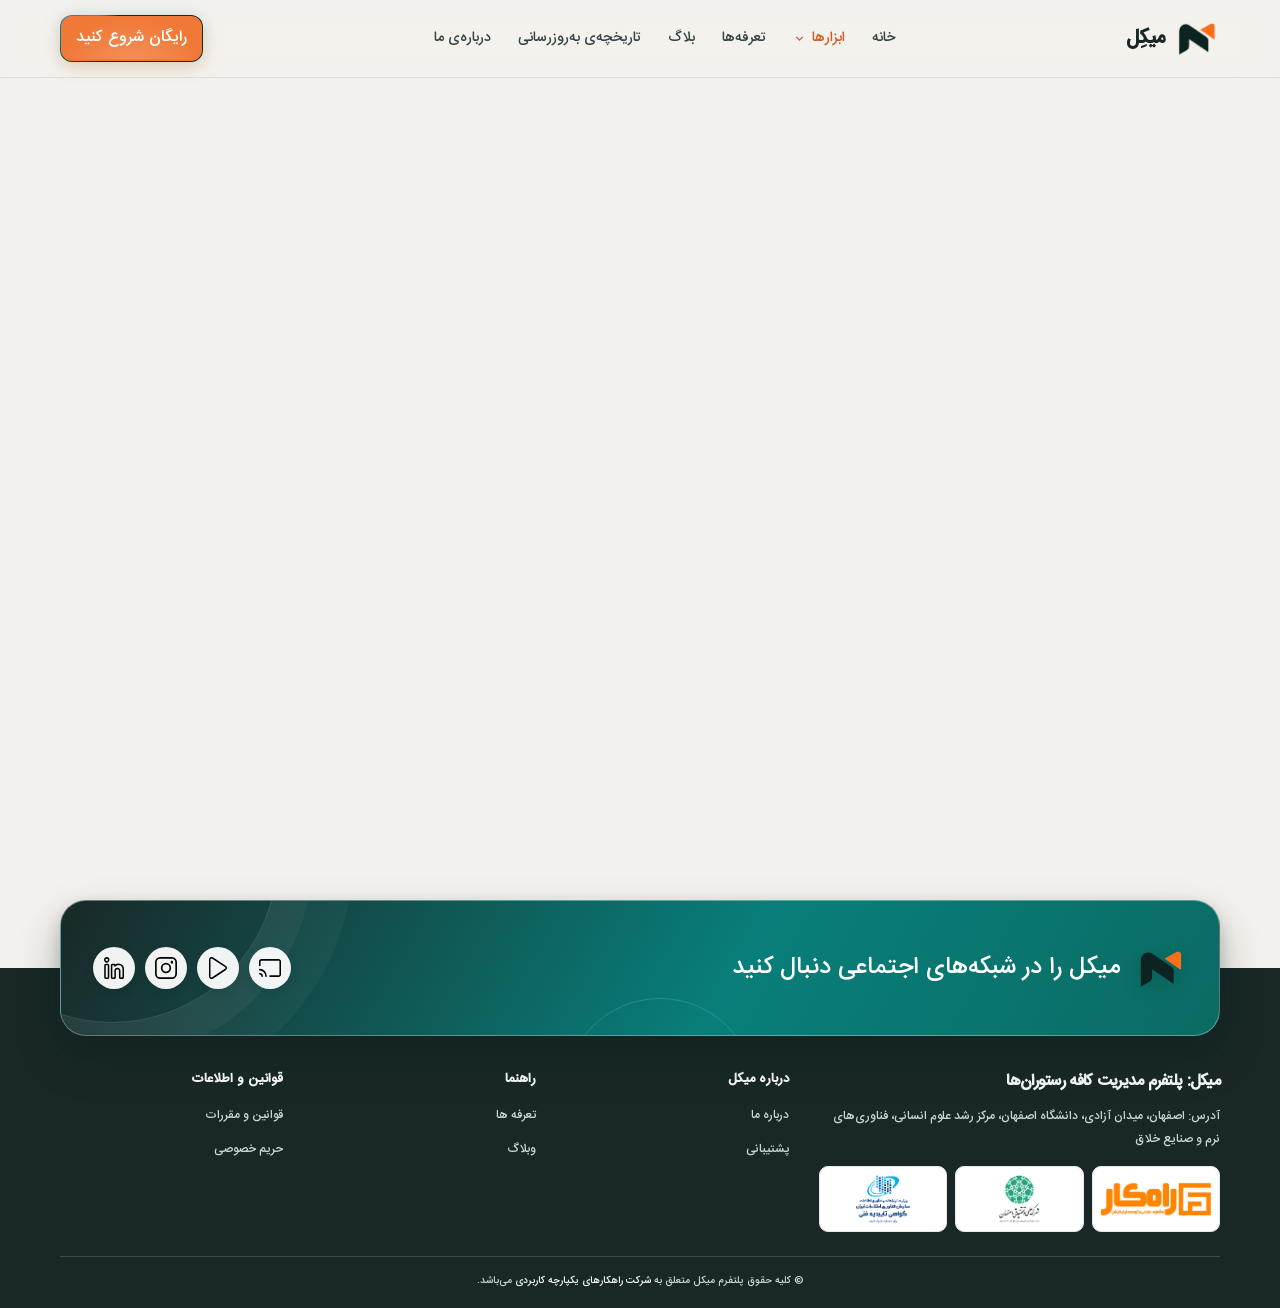
<file: tool-printer.html>
<!doctype html>
<html lang="fa" dir="rtl">
<head>
  <meta charset="utf-8">
  <meta name="viewport" content="width=device-width, initial-scale=1">
  <meta name="theme-color" content="#F3F1ED">
  <meta name="description" content="چاپگر (فیش پرینتر) میکل">
  <title>چاپگر (فیش پرینتر) | میکل</title>
  <link rel="icon" type="image/png" href="assets/mikel-logo.png">
  <link rel="stylesheet" href="assets/design-system.css">
  <link rel="stylesheet" href="assets/page-base.css">
  <link rel="stylesheet" href="assets/site-interactions.css">
</head>
<body>
  <a class="skip-link" href="#main">رفتن به محتوای اصلی</a>
  <header class="topbar">
    <nav class="nav container" aria-label="ناوبری اصلی">
      <a class="brand" href="index.html" aria-label="میکِل، صفحه اصلی">
        <span class="brand-mark" aria-hidden="true"><img src="assets/mikel-logo.png" alt=""></span>
        <span>میکِل</span>
      </a>
      <div class="nav-links" id="nav-links">
        <a href="index.html">خانه</a>
        <div class="nav-tools" data-open="false">
          <button class="nav-tools-trigger" type="button" aria-expanded="false" aria-controls="tools-menu">ابزارها<svg viewBox="0 0 16 16" fill="none" stroke="currentColor" stroke-width="1.7" aria-hidden="true"><path d="m4 6 4 4 4-4"/></svg></button>
          <ul class="tools-menu" id="tools-menu" aria-label="ابزارهای میکل">
            <li><a href="tool-online-menu.html">منو آنلاین</a></li>
            <li><a href="tool-discounts.html">مدیریت تخفیف</a></li>
            <li><a href="tool-staff.html">مدیریت سطح دسترسی و پرسنل</a></li>
            <li><a href="tool-tables.html">مدیریت میز</a></li>
            <li><a href="tool-printer.html" aria-current="page">چاپگر (فیش پرینتر)</a></li>
            <li><span class="tool-disabled" aria-disabled="true">مدیریت انبار و رسپی</span></li>
            <li><span class="tool-disabled" aria-disabled="true">باشگاه مشتریان</span></li>
          </ul>
        </div>
        <a href="index.html#pricing">تعرفه‌ها</a>
        <a href="blog.html">بلاگ</a>
        <a href="updates.html">تاریخچه‌ی به‌روزرسانی</a>
        <a href="about.html">درباره‌ی ما</a>
      </div>
      <div class="nav-actions">
        <a class="button button-primary header-cta" href="index.html#pricing">رایگان شروع کنید</a>
        <button class="menu-toggle" type="button" aria-label="باز کردن منو" aria-expanded="false" aria-controls="nav-links">
          <svg viewBox="0 0 24 24" fill="none" stroke="currentColor" stroke-width="2" stroke-linecap="round"><path d="M4 7h16M4 12h16M4 17h16"/></svg>
        </button>
      </div>
    </nav>
  </header>
  <main id="main" class="empty-page" aria-label="چاپگر (فیش پرینتر)"></main>
  <footer class="site-footer">
    <div class="footer-social-zone"><div class="container">
      <div class="footer-social-card">
          <div class="footer-social-icons" aria-label="&#x634;&#x628;&#x6A9;&#x647;&#x200C;&#x647;&#x627;&#x6CC; &#x627;&#x62C;&#x62A;&#x645;&#x627;&#x639;&#x6CC;">
            <span class="footer-social-icon" role="img" aria-label="&#x644;&#x6CC;&#x646;&#x6A9;&#x62F;&#x6CC;&#x646;"><img src="assets/figma-linkedin.svg" alt=""></span>
            <span class="footer-social-icon" role="img" aria-label="&#x627;&#x6CC;&#x646;&#x633;&#x62A;&#x627;&#x6AF;&#x631;&#x627;&#x645;"><img src="assets/figma-instagram.svg" alt=""></span>
            <span class="footer-social-icon" role="img" aria-label="&#x6CC;&#x648;&#x62A;&#x6CC;&#x648;&#x628;"><img src="assets/figma-play.svg" alt=""></span>
            <span class="footer-social-icon" role="img" aria-label="&#x622;&#x67E;&#x627;&#x631;&#x627;&#x62A;"><img src="assets/figma-broadcast.svg" alt=""></span>
          </div>
          <div class="footer-social-copy"><img class="footer-social-brand" src="assets/mikel-logo.png" alt="&#x645;&#x6CC;&#x6A9;&#x644;" width="744" height="744"><h3 class="footer-social-title">&#x645;&#x6CC;&#x6A9;&#x644; &#x631;&#x627; &#x62F;&#x631; &#x634;&#x628;&#x6A9;&#x647;&#x200C;&#x647;&#x627;&#x6CC; &#x627;&#x62C;&#x62A;&#x645;&#x627;&#x639;&#x6CC; &#x62F;&#x646;&#x628;&#x627;&#x644; &#x6A9;&#x646;&#x6CC;&#x62F;</h3></div>
        </div>
    </div></div>
    <div class="footer-content"><div class="container">
      <div class="footer-main">
        <nav class="footer-links-column" aria-label="درباره میکل">
          <h3 class="footer-column-title">درباره میکل</h3>
          <ul class="footer-links-list">
            <li><a href="about.html">درباره ما</a></li>
            <li><span>پشتیبانی</span></li>
          </ul>
        </nav>
        <nav class="footer-links-column" aria-label="راهنما">
          <h3 class="footer-column-title">راهنما</h3>
          <ul class="footer-links-list">
            <li><a href="index.html#pricing">تعرفه ها</a></li>
            <li><a href="blog.html">وبلاگ</a></li>
          </ul>
        </nav>
        <nav class="footer-links-column" aria-label="قوانین و اطلاعات">
          <h3 class="footer-column-title">قوانین و اطلاعات</h3>
          <ul class="footer-links-list">
            <li><span>قوانین و مقررات</span></li>
            <li><span>حریم خصوصی</span></li>
          </ul>
        </nav>
        <div class="footer-brand">
          <h2>میکل: پلتفرم مدیریت کافه رستوران‌ها</h2>
          <address class="footer-address">آدرس: اصفهان، میدان آزادی، دانشگاه اصفهان، مرکز رشد علوم انسانی، فناوری‌های نرم و صنایع خلاق</address>
          <div class="footer-logos" aria-label="لوگوها و نشان‌ها">
            <div class="footer-logo"><img src="assets/fani.png" alt="گواهی بررسی فنی سازمان فناوری اطلاعات ایران" width="250" height="231" loading="lazy"></div>
            <div class="footer-logo"><img src="assets/shahrak.png" alt="شهرک علمی و تحقیقاتی اصفهان" width="350" height="420" loading="lazy"></div>
            <a class="footer-logo" href="https://rahkarapp.ir/" aria-label="شرکت راهکار‌های یکپارچه کاربردی"><img src="assets/rahkar-logo1.png" alt="راهکار" width="500" height="157" loading="lazy"></a>
          </div>
        </div>
      </div>
      <div class="footer-bottom">
        <div class="footer-copyright">
          <p>© کلیه حقوق پلتفرم میکل متعلق به <a href="https://rahkarapp.ir/">شرکت راهکار‌های یکپارچه کاربردی</a> می‌باشد.</p>
        </div>
      </div>
    </div></div>
  </footer>
  
  <script src="assets/site-interactions.js"></script>
</body>
</html>
</file>
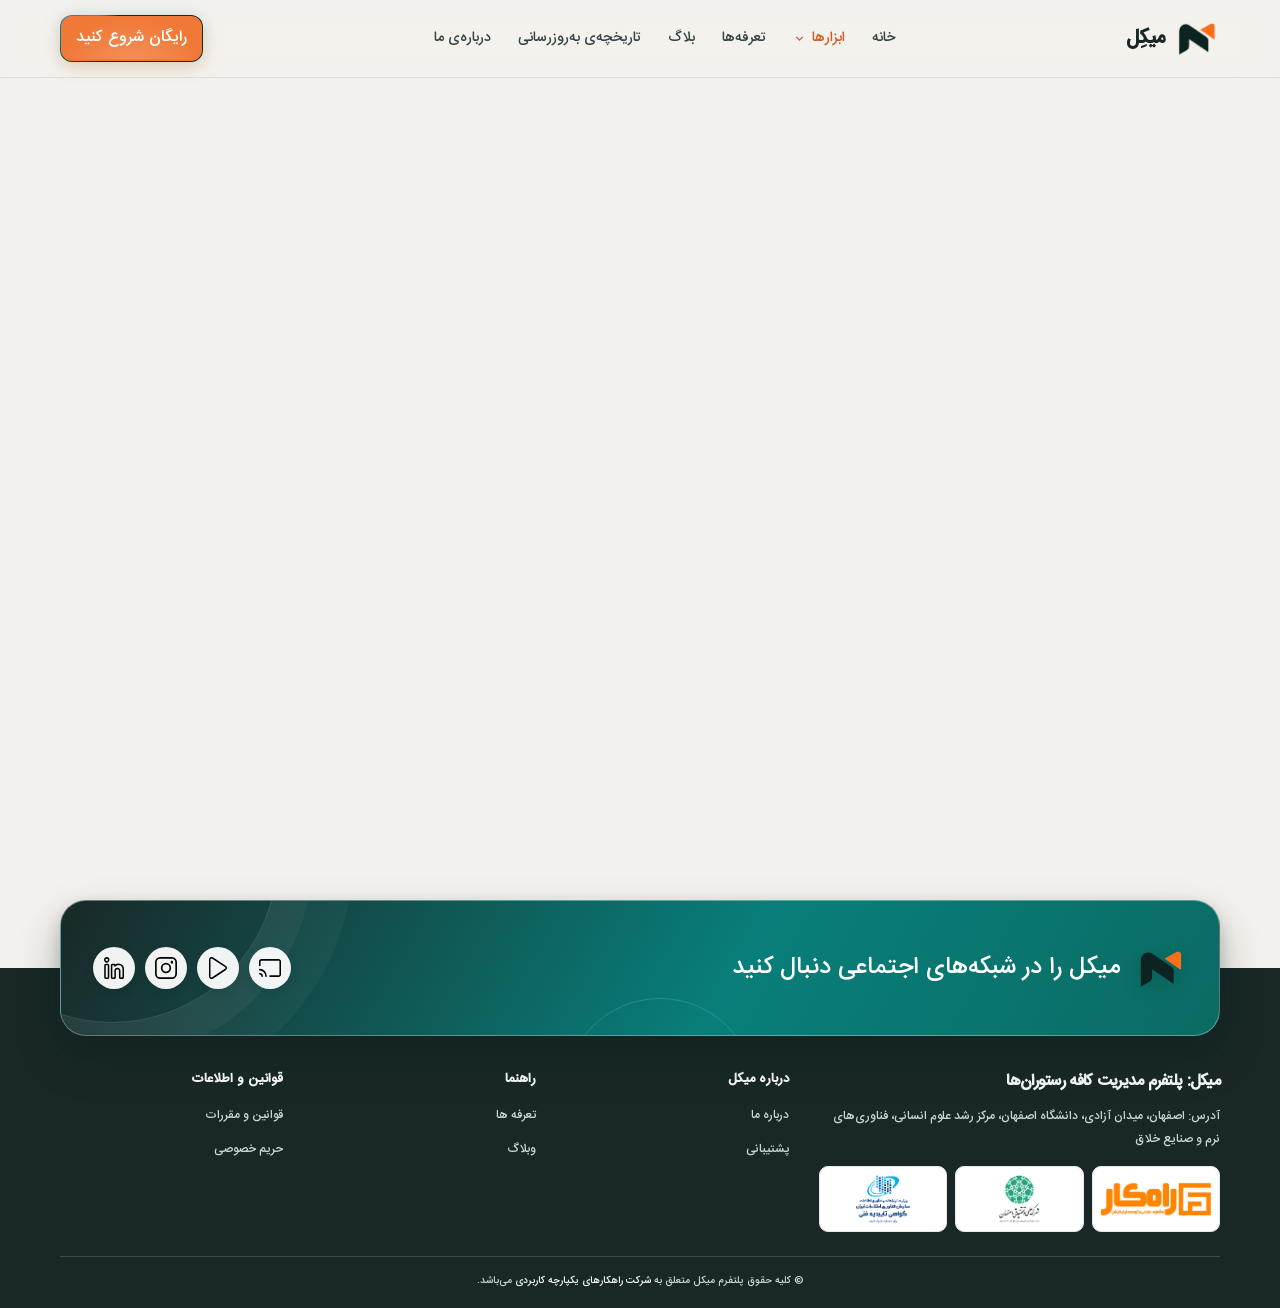
<file: tool-staff.html>
<!doctype html>
<html lang="fa" dir="rtl">
<head>
  <meta charset="utf-8">
  <meta name="viewport" content="width=device-width, initial-scale=1">
  <meta name="theme-color" content="#F3F1ED">
  <meta name="description" content="مدیریت سطح دسترسی و پرسنل میکل">
  <title>مدیریت سطح دسترسی و پرسنل | میکل</title>
  <link rel="icon" type="image/png" href="assets/mikel-logo.png">
  <link rel="stylesheet" href="assets/design-system.css">
  <link rel="stylesheet" href="assets/page-base.css">
  <link rel="stylesheet" href="assets/site-interactions.css">
</head>
<body>
  <a class="skip-link" href="#main">رفتن به محتوای اصلی</a>
  <header class="topbar">
    <nav class="nav container" aria-label="ناوبری اصلی">
      <a class="brand" href="index.html" aria-label="میکِل، صفحه اصلی">
        <span class="brand-mark" aria-hidden="true"><img src="assets/mikel-logo.png" alt=""></span>
        <span>میکِل</span>
      </a>
      <div class="nav-links" id="nav-links">
        <a href="index.html">خانه</a>
        <div class="nav-tools" data-open="false">
          <button class="nav-tools-trigger" type="button" aria-expanded="false" aria-controls="tools-menu">ابزارها<svg viewBox="0 0 16 16" fill="none" stroke="currentColor" stroke-width="1.7" aria-hidden="true"><path d="m4 6 4 4 4-4"/></svg></button>
          <ul class="tools-menu" id="tools-menu" aria-label="ابزارهای میکل">
            <li><a href="tool-online-menu.html">منو آنلاین</a></li>
            <li><a href="tool-discounts.html">مدیریت تخفیف</a></li>
            <li><a href="tool-staff.html" aria-current="page">مدیریت سطح دسترسی و پرسنل</a></li>
            <li><a href="tool-tables.html">مدیریت میز</a></li>
            <li><a href="tool-printer.html">چاپگر (فیش پرینتر)</a></li>
            <li><span class="tool-disabled" aria-disabled="true">مدیریت انبار و رسپی</span></li>
            <li><span class="tool-disabled" aria-disabled="true">باشگاه مشتریان</span></li>
          </ul>
        </div>
        <a href="index.html#pricing">تعرفه‌ها</a>
        <a href="blog.html">بلاگ</a>
        <a href="updates.html">تاریخچه‌ی به‌روزرسانی</a>
        <a href="about.html">درباره‌ی ما</a>
      </div>
      <div class="nav-actions">
        <a class="button button-primary header-cta" href="index.html#pricing">رایگان شروع کنید</a>
        <button class="menu-toggle" type="button" aria-label="باز کردن منو" aria-expanded="false" aria-controls="nav-links">
          <svg viewBox="0 0 24 24" fill="none" stroke="currentColor" stroke-width="2" stroke-linecap="round"><path d="M4 7h16M4 12h16M4 17h16"/></svg>
        </button>
      </div>
    </nav>
  </header>
  <main id="main" class="empty-page" aria-label="مدیریت سطح دسترسی و پرسنل"></main>
  <footer class="site-footer">
    <div class="footer-social-zone"><div class="container">
      <div class="footer-social-card">
          <div class="footer-social-icons" aria-label="&#x634;&#x628;&#x6A9;&#x647;&#x200C;&#x647;&#x627;&#x6CC; &#x627;&#x62C;&#x62A;&#x645;&#x627;&#x639;&#x6CC;">
            <span class="footer-social-icon" role="img" aria-label="&#x644;&#x6CC;&#x646;&#x6A9;&#x62F;&#x6CC;&#x646;"><img src="assets/figma-linkedin.svg" alt=""></span>
            <span class="footer-social-icon" role="img" aria-label="&#x627;&#x6CC;&#x646;&#x633;&#x62A;&#x627;&#x6AF;&#x631;&#x627;&#x645;"><img src="assets/figma-instagram.svg" alt=""></span>
            <span class="footer-social-icon" role="img" aria-label="&#x6CC;&#x648;&#x62A;&#x6CC;&#x648;&#x628;"><img src="assets/figma-play.svg" alt=""></span>
            <span class="footer-social-icon" role="img" aria-label="&#x622;&#x67E;&#x627;&#x631;&#x627;&#x62A;"><img src="assets/figma-broadcast.svg" alt=""></span>
          </div>
          <div class="footer-social-copy"><img class="footer-social-brand" src="assets/mikel-logo.png" alt="&#x645;&#x6CC;&#x6A9;&#x644;" width="744" height="744"><h3 class="footer-social-title">&#x645;&#x6CC;&#x6A9;&#x644; &#x631;&#x627; &#x62F;&#x631; &#x634;&#x628;&#x6A9;&#x647;&#x200C;&#x647;&#x627;&#x6CC; &#x627;&#x62C;&#x62A;&#x645;&#x627;&#x639;&#x6CC; &#x62F;&#x646;&#x628;&#x627;&#x644; &#x6A9;&#x646;&#x6CC;&#x62F;</h3></div>
        </div>
    </div></div>
    <div class="footer-content"><div class="container">
      <div class="footer-main">
        <nav class="footer-links-column" aria-label="درباره میکل">
          <h3 class="footer-column-title">درباره میکل</h3>
          <ul class="footer-links-list">
            <li><a href="about.html">درباره ما</a></li>
            <li><span>پشتیبانی</span></li>
          </ul>
        </nav>
        <nav class="footer-links-column" aria-label="راهنما">
          <h3 class="footer-column-title">راهنما</h3>
          <ul class="footer-links-list">
            <li><a href="index.html#pricing">تعرفه ها</a></li>
            <li><a href="blog.html">وبلاگ</a></li>
          </ul>
        </nav>
        <nav class="footer-links-column" aria-label="قوانین و اطلاعات">
          <h3 class="footer-column-title">قوانین و اطلاعات</h3>
          <ul class="footer-links-list">
            <li><span>قوانین و مقررات</span></li>
            <li><span>حریم خصوصی</span></li>
          </ul>
        </nav>
        <div class="footer-brand">
          <h2>میکل: پلتفرم مدیریت کافه رستوران‌ها</h2>
          <address class="footer-address">آدرس: اصفهان، میدان آزادی، دانشگاه اصفهان، مرکز رشد علوم انسانی، فناوری‌های نرم و صنایع خلاق</address>
          <div class="footer-logos" aria-label="لوگوها و نشان‌ها">
            <div class="footer-logo"><img src="assets/fani.png" alt="گواهی بررسی فنی سازمان فناوری اطلاعات ایران" width="250" height="231" loading="lazy"></div>
            <div class="footer-logo"><img src="assets/shahrak.png" alt="شهرک علمی و تحقیقاتی اصفهان" width="350" height="420" loading="lazy"></div>
            <a class="footer-logo" href="https://rahkarapp.ir/" aria-label="شرکت راهکار‌های یکپارچه کاربردی"><img src="assets/rahkar-logo1.png" alt="راهکار" width="500" height="157" loading="lazy"></a>
          </div>
        </div>
      </div>
      <div class="footer-bottom">
        <div class="footer-copyright">
          <p>© کلیه حقوق پلتفرم میکل متعلق به <a href="https://rahkarapp.ir/">شرکت راهکار‌های یکپارچه کاربردی</a> می‌باشد.</p>
        </div>
      </div>
    </div></div>
  </footer>
  
  <script src="assets/site-interactions.js"></script>
</body>
</html>
</file>
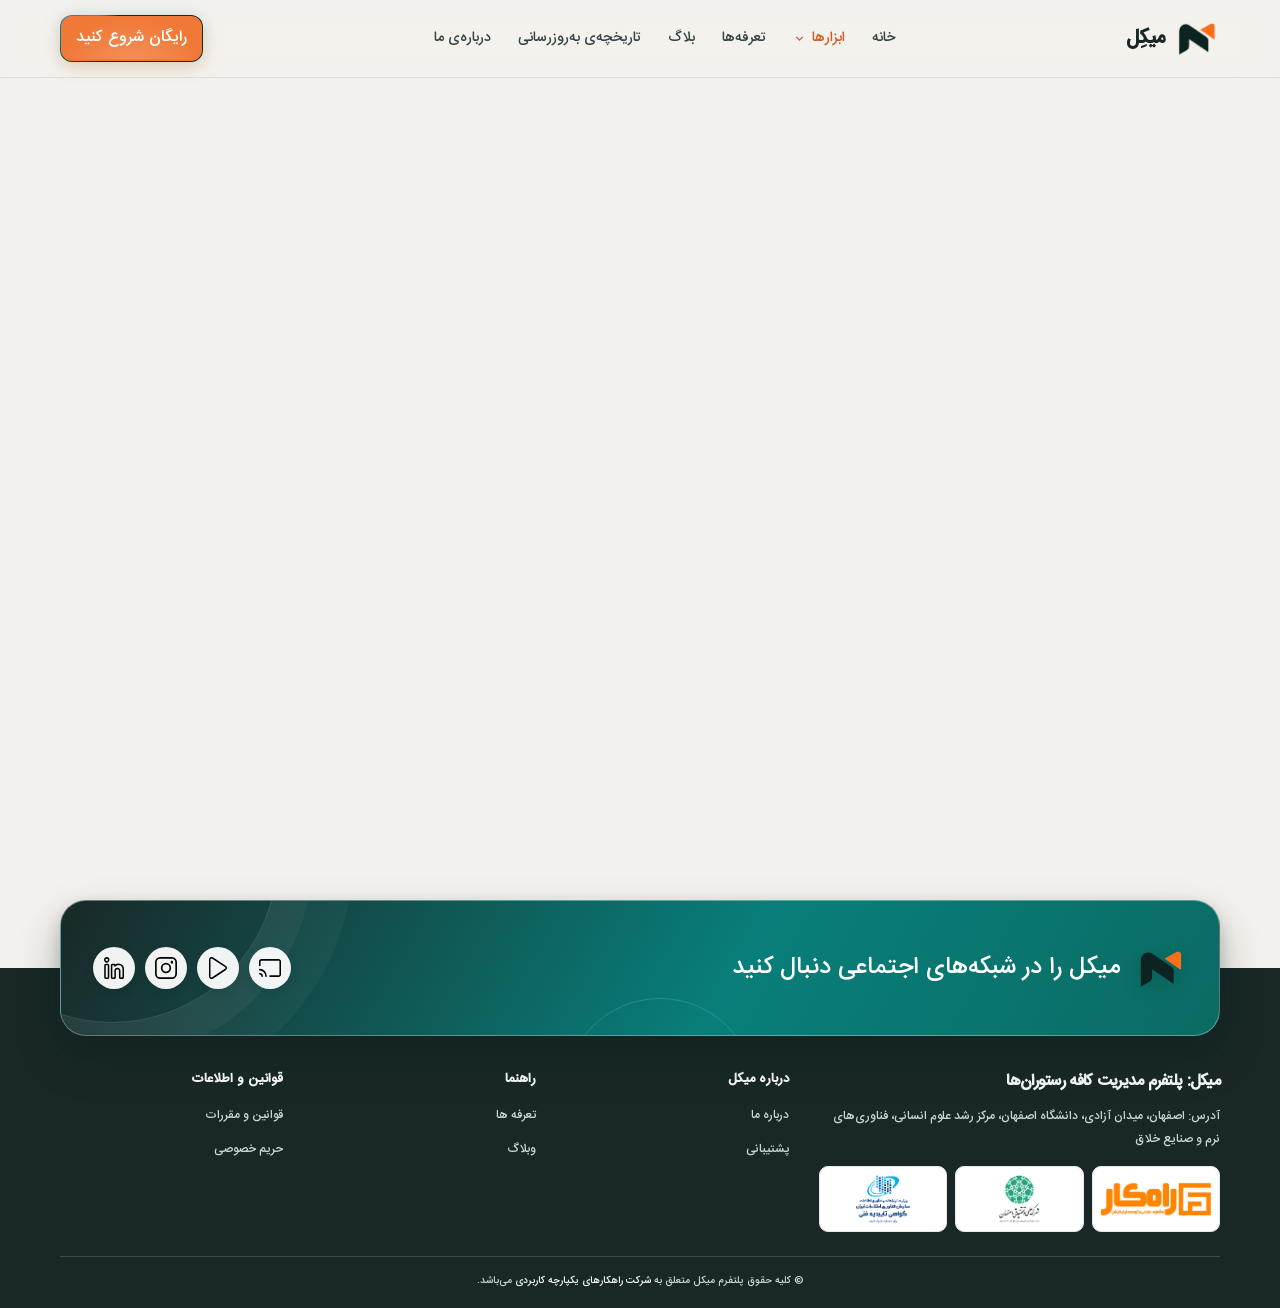
<file: tool-tables.html>
<!doctype html>
<html lang="fa" dir="rtl">
<head>
  <meta charset="utf-8">
  <meta name="viewport" content="width=device-width, initial-scale=1">
  <meta name="theme-color" content="#F3F1ED">
  <meta name="description" content="مدیریت میز میکل">
  <title>مدیریت میز | میکل</title>
  <link rel="icon" type="image/png" href="assets/mikel-logo.png">
  <link rel="stylesheet" href="assets/design-system.css">
  <link rel="stylesheet" href="assets/page-base.css">
  <link rel="stylesheet" href="assets/site-interactions.css">
</head>
<body>
  <a class="skip-link" href="#main">رفتن به محتوای اصلی</a>
  <header class="topbar">
    <nav class="nav container" aria-label="ناوبری اصلی">
      <a class="brand" href="index.html" aria-label="میکِل، صفحه اصلی">
        <span class="brand-mark" aria-hidden="true"><img src="assets/mikel-logo.png" alt=""></span>
        <span>میکِل</span>
      </a>
      <div class="nav-links" id="nav-links">
        <a href="index.html">خانه</a>
        <div class="nav-tools" data-open="false">
          <button class="nav-tools-trigger" type="button" aria-expanded="false" aria-controls="tools-menu">ابزارها<svg viewBox="0 0 16 16" fill="none" stroke="currentColor" stroke-width="1.7" aria-hidden="true"><path d="m4 6 4 4 4-4"/></svg></button>
          <ul class="tools-menu" id="tools-menu" aria-label="ابزارهای میکل">
            <li><a href="tool-online-menu.html">منو آنلاین</a></li>
            <li><a href="tool-discounts.html">مدیریت تخفیف</a></li>
            <li><a href="tool-staff.html">مدیریت سطح دسترسی و پرسنل</a></li>
            <li><a href="tool-tables.html" aria-current="page">مدیریت میز</a></li>
            <li><a href="tool-printer.html">چاپگر (فیش پرینتر)</a></li>
            <li><span class="tool-disabled" aria-disabled="true">مدیریت انبار و رسپی</span></li>
            <li><span class="tool-disabled" aria-disabled="true">باشگاه مشتریان</span></li>
          </ul>
        </div>
        <a href="index.html#pricing">تعرفه‌ها</a>
        <a href="blog.html">بلاگ</a>
        <a href="updates.html">تاریخچه‌ی به‌روزرسانی</a>
        <a href="about.html">درباره‌ی ما</a>
      </div>
      <div class="nav-actions">
        <a class="button button-primary header-cta" href="index.html#pricing">رایگان شروع کنید</a>
        <button class="menu-toggle" type="button" aria-label="باز کردن منو" aria-expanded="false" aria-controls="nav-links">
          <svg viewBox="0 0 24 24" fill="none" stroke="currentColor" stroke-width="2" stroke-linecap="round"><path d="M4 7h16M4 12h16M4 17h16"/></svg>
        </button>
      </div>
    </nav>
  </header>
  <main id="main" class="empty-page" aria-label="مدیریت میز"></main>
  <footer class="site-footer">
    <div class="footer-social-zone"><div class="container">
      <div class="footer-social-card">
          <div class="footer-social-icons" aria-label="&#x634;&#x628;&#x6A9;&#x647;&#x200C;&#x647;&#x627;&#x6CC; &#x627;&#x62C;&#x62A;&#x645;&#x627;&#x639;&#x6CC;">
            <span class="footer-social-icon" role="img" aria-label="&#x644;&#x6CC;&#x646;&#x6A9;&#x62F;&#x6CC;&#x646;"><img src="assets/figma-linkedin.svg" alt=""></span>
            <span class="footer-social-icon" role="img" aria-label="&#x627;&#x6CC;&#x646;&#x633;&#x62A;&#x627;&#x6AF;&#x631;&#x627;&#x645;"><img src="assets/figma-instagram.svg" alt=""></span>
            <span class="footer-social-icon" role="img" aria-label="&#x6CC;&#x648;&#x62A;&#x6CC;&#x648;&#x628;"><img src="assets/figma-play.svg" alt=""></span>
            <span class="footer-social-icon" role="img" aria-label="&#x622;&#x67E;&#x627;&#x631;&#x627;&#x62A;"><img src="assets/figma-broadcast.svg" alt=""></span>
          </div>
          <div class="footer-social-copy"><img class="footer-social-brand" src="assets/mikel-logo.png" alt="&#x645;&#x6CC;&#x6A9;&#x644;" width="744" height="744"><h3 class="footer-social-title">&#x645;&#x6CC;&#x6A9;&#x644; &#x631;&#x627; &#x62F;&#x631; &#x634;&#x628;&#x6A9;&#x647;&#x200C;&#x647;&#x627;&#x6CC; &#x627;&#x62C;&#x62A;&#x645;&#x627;&#x639;&#x6CC; &#x62F;&#x646;&#x628;&#x627;&#x644; &#x6A9;&#x646;&#x6CC;&#x62F;</h3></div>
        </div>
    </div></div>
    <div class="footer-content"><div class="container">
      <div class="footer-main">
        <nav class="footer-links-column" aria-label="درباره میکل">
          <h3 class="footer-column-title">درباره میکل</h3>
          <ul class="footer-links-list">
            <li><a href="about.html">درباره ما</a></li>
            <li><span>پشتیبانی</span></li>
          </ul>
        </nav>
        <nav class="footer-links-column" aria-label="راهنما">
          <h3 class="footer-column-title">راهنما</h3>
          <ul class="footer-links-list">
            <li><a href="index.html#pricing">تعرفه ها</a></li>
            <li><a href="blog.html">وبلاگ</a></li>
          </ul>
        </nav>
        <nav class="footer-links-column" aria-label="قوانین و اطلاعات">
          <h3 class="footer-column-title">قوانین و اطلاعات</h3>
          <ul class="footer-links-list">
            <li><span>قوانین و مقررات</span></li>
            <li><span>حریم خصوصی</span></li>
          </ul>
        </nav>
        <div class="footer-brand">
          <h2>میکل: پلتفرم مدیریت کافه رستوران‌ها</h2>
          <address class="footer-address">آدرس: اصفهان، میدان آزادی، دانشگاه اصفهان، مرکز رشد علوم انسانی، فناوری‌های نرم و صنایع خلاق</address>
          <div class="footer-logos" aria-label="لوگوها و نشان‌ها">
            <div class="footer-logo"><img src="assets/fani.png" alt="گواهی بررسی فنی سازمان فناوری اطلاعات ایران" width="250" height="231" loading="lazy"></div>
            <div class="footer-logo"><img src="assets/shahrak.png" alt="شهرک علمی و تحقیقاتی اصفهان" width="350" height="420" loading="lazy"></div>
            <a class="footer-logo" href="https://rahkarapp.ir/" aria-label="شرکت راهکار‌های یکپارچه کاربردی"><img src="assets/rahkar-logo1.png" alt="راهکار" width="500" height="157" loading="lazy"></a>
          </div>
        </div>
      </div>
      <div class="footer-bottom">
        <div class="footer-copyright">
          <p>© کلیه حقوق پلتفرم میکل متعلق به <a href="https://rahkarapp.ir/">شرکت راهکار‌های یکپارچه کاربردی</a> می‌باشد.</p>
        </div>
      </div>
    </div></div>
  </footer>
  
  <script src="assets/site-interactions.js"></script>
</body>
</html>
</file>
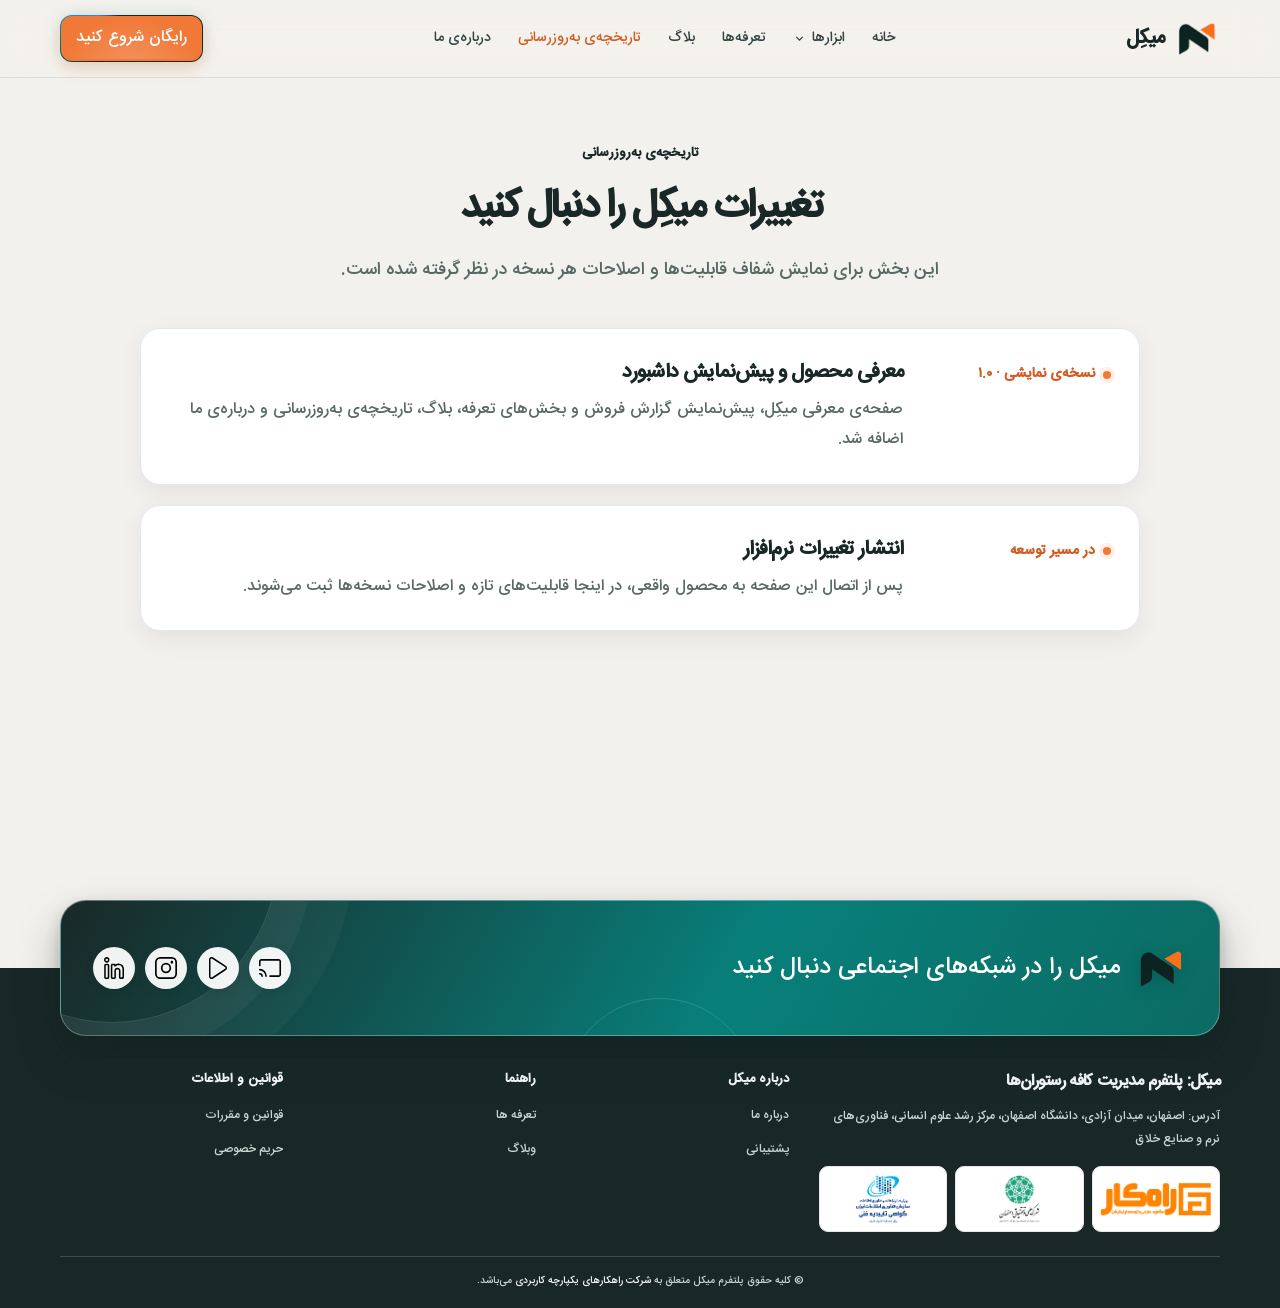
<file: updates.html>
<!doctype html>
<html lang="fa" dir="rtl">
<head>
  <meta charset="utf-8">
  <meta name="viewport" content="width=device-width, initial-scale=1">
  <meta name="theme-color" content="#F3F1ED">
  <meta name="description" content="تاریخچه‌ی تغییرات و به‌روزرسانی‌های میکل.">
  <title>تاریخچه‌ی به‌روزرسانی | میکل</title>
  <link rel="icon" type="image/png" href="assets/mikel-logo.png">
  <link rel="stylesheet" href="assets/design-system.css">
  <link rel="stylesheet" href="assets/page-base.css">
  <link rel="stylesheet" href="assets/site-interactions.css">
</head>
<body>
  <a class="skip-link" href="#main">رفتن به محتوای اصلی</a>
  <header class="topbar">
    <nav class="nav container" aria-label="ناوبری اصلی">
      <a class="brand" href="index.html" aria-label="میکِل، صفحه اصلی">
        <span class="brand-mark" aria-hidden="true"><img src="assets/mikel-logo.png" alt=""></span>
        <span>میکِل</span>
      </a>
      <div class="nav-links" id="nav-links">
        <a href="index.html">خانه</a>
        <div class="nav-tools" data-open="false">
          <button class="nav-tools-trigger" type="button" aria-expanded="false" aria-controls="tools-menu">ابزارها<svg viewBox="0 0 16 16" fill="none" stroke="currentColor" stroke-width="1.7" aria-hidden="true"><path d="m4 6 4 4 4-4"/></svg></button>
          <ul class="tools-menu" id="tools-menu" aria-label="ابزارهای میکل">
            <li><a href="tool-online-menu.html">منو آنلاین</a></li>
            <li><a href="tool-discounts.html">مدیریت تخفیف</a></li>
            <li><a href="tool-staff.html">مدیریت سطح دسترسی و پرسنل</a></li>
            <li><a href="tool-tables.html">مدیریت میز</a></li>
            <li><a href="tool-printer.html">چاپگر (فیش پرینتر)</a></li>
            <li><span class="tool-disabled" aria-disabled="true">مدیریت انبار و رسپی</span></li>
            <li><span class="tool-disabled" aria-disabled="true">باشگاه مشتریان</span></li>
          </ul>
        </div>
        <a href="index.html#pricing">تعرفه‌ها</a>
        <a href="blog.html">بلاگ</a>
        <a href="updates.html" aria-current="page">تاریخچه‌ی به‌روزرسانی</a>
        <a href="about.html">درباره‌ی ما</a>
      </div>
      <div class="nav-actions">
        <a class="button button-primary header-cta" href="index.html#pricing">رایگان شروع کنید</a>
        <button class="menu-toggle" type="button" aria-label="باز کردن منو" aria-expanded="false" aria-controls="nav-links">
          <svg viewBox="0 0 24 24" fill="none" stroke="currentColor" stroke-width="2" stroke-linecap="round"><path d="M4 7h16M4 12h16M4 17h16"/></svg>
        </button>
      </div>
    </nav>
  </header>
  <main class="updates-main">
    <div class="container">
      <div class="section-head"><div class="section-kicker">تاریخچه‌ی به‌روزرسانی</div><h1>تغییرات میکِل را دنبال کنید</h1><p>این بخش برای نمایش شفاف قابلیت‌ها و اصلاحات هر نسخه در نظر گرفته شده است.</p></div>
      <div class="update-list">
        <article class="update-item"><div class="update-version">نسخه‌ی نمایشی · ۱.۰</div><div><h2>معرفی محصول و پیش‌نمایش داشبورد</h2><p>صفحه‌ی معرفی میکِل، پیش‌نمایش گزارش فروش و بخش‌های تعرفه، بلاگ، تاریخچه‌ی به‌روزرسانی و درباره‌ی ما اضافه شد.</p></div></article>
        <article class="update-item"><div class="update-version">در مسیر توسعه</div><div><h2>انتشار تغییرات نرم‌افزار</h2><p>پس از اتصال این صفحه به محصول واقعی، در اینجا قابلیت‌های تازه و اصلاحات نسخه‌ها ثبت می‌شوند.</p></div></article>
      </div>
    </div>
  </main>
  <footer class="site-footer">
    <div class="footer-social-zone"><div class="container">
      <div class="footer-social-card">
          <div class="footer-social-icons" aria-label="&#x634;&#x628;&#x6A9;&#x647;&#x200C;&#x647;&#x627;&#x6CC; &#x627;&#x62C;&#x62A;&#x645;&#x627;&#x639;&#x6CC;">
            <span class="footer-social-icon" role="img" aria-label="&#x644;&#x6CC;&#x646;&#x6A9;&#x62F;&#x6CC;&#x646;"><img src="assets/figma-linkedin.svg" alt=""></span>
            <span class="footer-social-icon" role="img" aria-label="&#x627;&#x6CC;&#x646;&#x633;&#x62A;&#x627;&#x6AF;&#x631;&#x627;&#x645;"><img src="assets/figma-instagram.svg" alt=""></span>
            <span class="footer-social-icon" role="img" aria-label="&#x6CC;&#x648;&#x62A;&#x6CC;&#x648;&#x628;"><img src="assets/figma-play.svg" alt=""></span>
            <span class="footer-social-icon" role="img" aria-label="&#x622;&#x67E;&#x627;&#x631;&#x627;&#x62A;"><img src="assets/figma-broadcast.svg" alt=""></span>
          </div>
          <div class="footer-social-copy"><img class="footer-social-brand" src="assets/mikel-logo.png" alt="&#x645;&#x6CC;&#x6A9;&#x644;" width="744" height="744"><h3 class="footer-social-title">&#x645;&#x6CC;&#x6A9;&#x644; &#x631;&#x627; &#x62F;&#x631; &#x634;&#x628;&#x6A9;&#x647;&#x200C;&#x647;&#x627;&#x6CC; &#x627;&#x62C;&#x62A;&#x645;&#x627;&#x639;&#x6CC; &#x62F;&#x646;&#x628;&#x627;&#x644; &#x6A9;&#x646;&#x6CC;&#x62F;</h3></div>
        </div>
    </div></div>
    <div class="footer-content"><div class="container">
      <div class="footer-main">
        <nav class="footer-links-column" aria-label="درباره میکل">
          <h3 class="footer-column-title">درباره میکل</h3>
          <ul class="footer-links-list">
            <li><a href="about.html">درباره ما</a></li>
            <li><span>پشتیبانی</span></li>
          </ul>
        </nav>
        <nav class="footer-links-column" aria-label="راهنما">
          <h3 class="footer-column-title">راهنما</h3>
          <ul class="footer-links-list">
            <li><a href="index.html#pricing">تعرفه ها</a></li>
            <li><a href="blog.html">وبلاگ</a></li>
          </ul>
        </nav>
        <nav class="footer-links-column" aria-label="قوانین و اطلاعات">
          <h3 class="footer-column-title">قوانین و اطلاعات</h3>
          <ul class="footer-links-list">
            <li><span>قوانین و مقررات</span></li>
            <li><span>حریم خصوصی</span></li>
          </ul>
        </nav>
        <div class="footer-brand">
          <h2>میکل: پلتفرم مدیریت کافه رستوران‌ها</h2>
          <address class="footer-address">آدرس: اصفهان، میدان آزادی، دانشگاه اصفهان، مرکز رشد علوم انسانی، فناوری‌های نرم و صنایع خلاق</address>
          <div class="footer-logos" aria-label="لوگوها و نشان‌ها">
            <div class="footer-logo"><img src="assets/fani.png" alt="گواهی بررسی فنی سازمان فناوری اطلاعات ایران" width="250" height="231" loading="lazy"></div>
            <div class="footer-logo"><img src="assets/shahrak.png" alt="شهرک علمی و تحقیقاتی اصفهان" width="350" height="420" loading="lazy"></div>
            <a class="footer-logo" href="https://rahkarapp.ir/" aria-label="شرکت راهکار‌های یکپارچه کاربردی"><img src="assets/rahkar-logo1.png" alt="راهکار" width="500" height="157" loading="lazy"></a>
          </div>
        </div>
      </div>
      <div class="footer-bottom">
        <div class="footer-copyright">
          <p>© کلیه حقوق پلتفرم میکل متعلق به <a href="https://rahkarapp.ir/">شرکت راهکار‌های یکپارچه کاربردی</a> می‌باشد.</p>
        </div>
      </div>
    </div></div>
  </footer>
  
  <script src="assets/site-interactions.js"></script>
</body>
</html>
</file>
<file: assets/design-system.css>
@property --lightbeam-angle {
      syntax: "<angle>";
      inherits: false;
      initial-value: 0deg;
    }
    @font-face { font-family: "IRANSansFaNum"; src: url("IRANSans-FaNum-Medium.ttf") format("truetype"); font-style: normal; font-weight: 500; font-display: swap; }
    :root {
      color-scheme: light;
      --blue: #2563eb;
      --blue-dark: #1d4ed8;
      --blue-soft: #eff6ff;
      --orange: #F17938;
      --orange-dark: #cf5d25;
      --ink: #1e293b;
      --muted: #64748b;
      --line: #e2e8f0;
      --paper: #F3F1ED;
      --white: #fff;
      --green: #15803d;
      --red: #dc2626;
      --shadow: 0 20px 50px rgba(30, 41, 59, .10);
      --soft-shadow: 0 8px 24px rgba(30, 41, 59, .07);
      --radius: 20px;
      /* Typography system — desktop reference scale */
      --type-heading-1: 56px;
      --type-heading-2: 48px;
      --type-heading-3: 40px;
      --type-heading-4: 36px;
      --type-heading-5: 28px;
      --type-heading-6: 22px;
      --type-body-1: 22px;
      --type-body-2: 20px;
      --type-button-xl: 28px;
      --type-button-lg: 24px;
      --type-button-md: 22px;
      --type-button-sm: 18px;
      --type-button-xs: 14px;
      --weight-regular: 400;
      --weight-bold: 700;
    }
    * { box-sizing: border-box; }
    html { scroll-behavior: smooth; scroll-padding-top: 88px; }
    body { margin: 0; background: #F3F1ED; color: var(--ink); font-family: "IRANSansFaNum", Tahoma, sans-serif; font-size: 14px; line-height: 1.8; font-weight: 500; }
    a { color: inherit; text-decoration: none; }
    button, input, textarea { font: inherit; }
    button, a, summary { -webkit-tap-highlight-color: transparent; }
    button, .button, summary { cursor: pointer; }
    :focus-visible { outline: 3px solid #f59e0b; outline-offset: 3px; }
    .container { width: min(1160px, calc(100% - 48px)); margin-inline: auto; }
    .skip-link { position: absolute; top: -60px; inset-inline-start: 16px; z-index: 100; padding: 10px 16px; background: var(--ink); color: #fff; border-radius: 8px; }
    .skip-link:focus { top: 12px; }
    .topbar { height: 78px; display: flex; align-items: center; border-bottom: 1px solid rgba(25,40,39,.10); background: rgba(243,241,237,.52); -webkit-backdrop-filter: blur(20px) saturate(145%); backdrop-filter: blur(20px) saturate(145%); position: sticky; top: 0; z-index: 20; }
    .nav { display: flex; align-items: center; justify-content: space-between; gap: 28px; }
    .brand { display: inline-flex; align-items: center; gap: 10px; font-size: 1.125rem; font-weight: 800; letter-spacing: -.04em; white-space: nowrap; }
    .brand-mark { width: 46px; height: 46px; display: grid; place-items: center; border-radius: 12px; background: transparent; flex:none; }
    .brand-mark img { width: 100%; height: 100%; object-fit: contain; }
    .nav-links { display: flex; align-items: center; gap: clamp(14px,2.1vw,28px); color: #334443; font-size: 0.8125rem; white-space: nowrap; }
    .nav-links a { transition: color .2s ease; }
    .nav-links a:hover { color: var(--orange-dark); }
    .nav-actions { display: flex; align-items: center; gap: 10px; }
    a.button.button-primary.header-cta { white-space: nowrap; min-height: 44px; padding: 8px 15px; position:relative; isolation:isolate; overflow:hidden; border:1px solid transparent; background:linear-gradient(var(--orange),var(--orange)) padding-box,conic-gradient(from var(--lightbeam-angle),#192827 0deg,#192827 238deg,#087F7A 270deg,#3B82F6 304deg,#192827 330deg,#192827 360deg) border-box; animation:lightbeam-rotate 3.2s linear infinite; box-shadow:0 0 18px rgba(8,127,122,.16),0 7px 16px rgba(241,121,56,.20); }
    a.button.button-primary.header-cta::before {content:"";position:absolute;inset:2px;border-radius:inherit;background:radial-gradient(ellipse at 50% 120%,rgba(255,255,255,.19),transparent 70%);z-index:-1;pointer-events:none;}
    a.button.button-primary.header-cta::after {content:"";position:absolute;top:0;bottom:0;left:-130%;width:55%;background:linear-gradient(100deg,transparent,rgba(255,255,255,.34),transparent);transform:skewX(-22deg);transition:left .45s ease;pointer-events:none;}
    a.button.button-primary.header-cta:hover::after {left:145%;}
    a.button.button-primary.header-cta:hover {box-shadow:0 0 25px rgba(8,127,122,.28),0 10px 22px rgba(241,121,56,.27);}
    @keyframes lightbeam-rotate {to {--lightbeam-angle:360deg;}}
    .login { font-size: 0.8125rem; font-weight: 600; color: #475569; padding: 8px 10px; }
    .button { display: inline-flex; align-items: center; justify-content: center; gap: 9px; min-height: 48px; padding: 10px 20px; border: 1px solid transparent; border-radius: 12px; font-size:var(--type-button-xs);font-weight:var(--weight-regular); transition: transform .22s ease, box-shadow .22s ease, background .22s ease; }
    .button-xl {font-size:var(--type-button-xl);font-weight:var(--weight-regular);}
    .button-lg {font-size:var(--type-button-lg);font-weight:var(--weight-regular);}
    .button-md {font-size:var(--type-button-md);font-weight:var(--weight-regular);}
    .button-sm {font-size:var(--type-button-sm);font-weight:var(--weight-regular);}
    .button-xs {font-size:var(--type-button-xs);font-weight:var(--weight-regular);}
    .button:hover { transform: translateY(-2px); }
    .button-primary { background: var(--orange); color: #fff; box-shadow: 0 7px 16px rgba(241,121,56,.20); }
    .button-primary:hover { background: #f58a4f; box-shadow: 0 10px 22px rgba(241,121,56,.27); }
    .button-blue { background: var(--orange); color: #fff; box-shadow: 0 8px 18px rgba(241,121,56,.2); }
    .button-blue:hover { background: #f58a4f; }
    .button-quiet { border-color: var(--line); color: var(--ink); background: white; }
    .button-quiet:hover { border-color: #bfdbfe; box-shadow: var(--soft-shadow); }
    .button svg { width: 18px; height: 18px; flex: none; }
    .menu-toggle { display: none; width: 44px; height: 44px; border: 1px solid var(--line); border-radius: 12px; background: white; color: var(--ink); }
    .menu-toggle svg { width: 21px; height: 21px; }

    .hero { position: relative; display:flex; align-items:center; min-height:calc(100svh - 78px); overflow:hidden; padding:34px 0 42px; background: radial-gradient(ellipse at 15% 12%, rgba(241,121,56,.10), transparent 35%), linear-gradient(180deg, #F3F1ED 0%, #F3F1ED 90%); }
    .hero::after { content: ""; position: absolute; width: 370px; height: 370px; border: 1px solid rgba(37,99,235,.08); border-radius: 50%; inset-inline-start: -170px; bottom: -220px; box-shadow: 0 0 0 42px rgba(37,99,235,.025), 0 0 0 86px rgba(37,99,235,.02); pointer-events: none; }
    .hero-grid { display: grid; grid-template-columns: .92fr 1.08fr; align-items: center; gap: 42px; position: relative; z-index: 1; }
    .eyebrow { display: inline-flex; align-items: center; gap: 8px; color: #192827; font-weight: 700; font-size: 0.75rem; }
    .eyebrow-dot { width: 8px; height: 8px; border-radius: 50%; background: var(--orange); box-shadow: 0 0 0 4px rgba(241,121,56,.1); }
    h1, h2, h3, p { margin-top: 0; }
    h1 { margin: 17px 0 18px; max-width: 600px; font-size: var(--type-heading-2); line-height: 1.25; letter-spacing: -.055em; font-weight: var(--weight-bold); text-align:start; }
    h2 { font-size:var(--type-heading-4);font-weight:var(--weight-bold); }
    .type-heading-1,.type-heading-2,.type-heading-3,.type-heading-4,.type-heading-5,.type-heading-6 {font-weight:var(--weight-bold);line-height:1.3;}
    .type-heading-1 {font-size:var(--type-heading-1);}
    .type-heading-2 {font-size:var(--type-heading-2);}
    .type-heading-3 {font-size:var(--type-heading-3);}
    .type-heading-4 {font-size:var(--type-heading-4);}
    .type-heading-5 {font-size:var(--type-heading-5);}
    .type-heading-6 {font-size:var(--type-heading-6);}
    .type-body-1 {font-size:var(--type-body-1);font-weight:var(--weight-regular);line-height:1.6;}
    .type-body-2 {font-size:var(--type-body-2);font-weight:var(--weight-regular);line-height:1.6;}
    .headline-line { display:block; }
    h1 .highlight { color: #192827; position: relative; white-space: nowrap; }
    h1 .highlight::after { content: ""; height: 9px; background: rgba(241,121,56,.23); border-radius: 8px; position: absolute; inset-inline: 0; bottom: 2px; z-index: -1; }
    .typing-word { display:inline-grid; grid-template:1fr / 1fr; min-height:1.4em; overflow:visible; perspective:700px; perspective-origin:center center; transform-style:preserve-3d; text-align:start; vertical-align:bottom; }
    .cube-measure,.word-cube { display:block; grid-area:1 / 1; white-space:nowrap; }
    .cube-measure { visibility:hidden; }
    .word-cube { position:relative; height:1.25em; transform:rotateX(var(--cube-turn,0deg)); transform-style:preserve-3d; transition:transform .68s cubic-bezier(.65,0,.35,1); will-change:transform; }
    .cube-face { position:absolute; inset:0; display:block; white-space:nowrap; backface-visibility:hidden; transform-style:preserve-3d; transform-origin:center center; }
    .cube-face:nth-child(1) { transform:translateZ(.625em); }
    .cube-face:nth-child(2) { transform:rotateX(90deg) translateZ(.625em); }
    .cube-face:nth-child(3) { transform:rotateX(180deg) translateZ(.625em); }
    .cube-face:nth-child(4) { transform:rotateX(270deg) translateZ(.625em); }
    @media (prefers-reduced-motion:reduce) { .word-cube { transition:none; } }
    .sr-only { position:absolute; width:1px; height:1px; padding:0; margin:-1px; overflow:hidden; clip:rect(0,0,0,0); white-space:nowrap; border:0; }
    .hero-copy { color: #526176; font-size: 1rem; max-width: 520px; margin-bottom: 25px; }
    .hero-buttons { display: flex; flex-wrap: wrap; gap: 12px; }
    .trust-row { display: flex; flex-wrap: wrap; gap: 20px; margin-top: 27px; color: #64748b; font-size: 0.75rem; }
    .trust-item { display: inline-flex; align-items: center; gap: 7px; }
    .trust-item svg { width: 17px; height: 17px; color: var(--green); }
    .product-wrap { position: relative; direction: rtl; }
    .product-glow { position: absolute; inset: 9% 5% -5% 4%; background: linear-gradient(135deg, rgba(37,99,235,.2), rgba(249,115,22,.12)); filter: blur(35px); border-radius: 40px; }
    .hero-illustration {display:block;position:relative;z-index:1;width:min(100%,540px);height:auto;aspect-ratio:1;object-fit:contain;margin-inline:auto;filter:drop-shadow(0 20px 28px rgba(25,40,39,.12));}
    .dashboard { position: relative; border: 1px solid rgba(255,255,255,.9); border-radius: 21px; background: rgba(255,255,255,.88); box-shadow: 0 26px 70px rgba(30,41,59,.16), 0 0 0 1px rgba(226,232,240,.65); overflow: hidden; backdrop-filter: blur(14px); transform: perspective(1100px) rotateY(-2deg) rotateX(1deg) scale(.88); }
    .dash-top { height: 48px; padding: 0 16px; display: flex; align-items: center; justify-content: space-between; border-bottom: 1px solid #edf1f6; background: rgba(255,255,255,.95); }
    .window-dots { display: flex; gap: 5px; direction: ltr; }
    .window-dots i { width: 7px; height: 7px; border-radius: 50%; background: #dbe2eb; }
    .dash-brand { display: flex; align-items: center; gap: 7px; font-weight: 800; font-size: 0.6875rem; }
    .dash-brand .mini-mark { display:grid;place-items:center;width:24px;height:24px;border-radius:7px;background:#F3F1ED;color:white;font-size:0.625rem;overflow:hidden; }
    .dash-brand .mini-mark img {width:100%;height:100%;object-fit:contain;}
    .dash-user { display:flex;align-items:center;gap:7px;color:#64748b;font-size:0.625rem; }
    .avatar { display:grid;place-items:center;width:25px;height:25px;border-radius:50%;background:#ffedd5;color:#9a3412;font-size:0.625rem;font-weight:700; }
    .dash-body { display: grid; grid-template-columns: 55px 1fr; min-height: 350px; }
    .dash-side { border-left: 1px solid #edf1f6; padding: 13px 9px; display:flex; flex-direction:column; align-items:center; gap:11px; background:#fbfcfe; }
    .side-icon { width:31px;height:31px;display:grid;place-items:center;border-radius:9px;color:#94a3b8; }
    .side-icon svg { width:16px;height:16px; }
    .side-icon.active { background:var(--blue-soft);color:#192827; }
    .dash-main { padding: 17px 18px; min-width:0; }
    .dash-heading { display:flex;align-items:center;justify-content:space-between;gap:10px;margin-bottom:14px; }
    .dash-heading strong { font-size:0.8125rem; }
    .dash-date { display:flex;align-items:center;gap:4px;color:#64748b;font-size:0.5625rem;border:1px solid var(--line);border-radius:7px;padding:4px 7px; }
    .dash-date svg { width:12px;height:12px; }
    .metrics { display:grid;grid-template-columns:repeat(3,1fr);gap:9px; }
    .metric { padding:10px 10px 9px;border:1px solid #edf1f6;border-radius:11px;background:#fff;min-width:0; }
    .metric-label { display:block;color:#64748b;font-size:0.5625rem;margin-bottom:4px;white-space:nowrap; }
    .metric-value { display:block;font-weight:800;font-size:0.875rem;letter-spacing:-.03em;white-space:nowrap; }
    .metric-change { display:inline-flex;align-items:center;gap:3px;margin-top:5px;color:var(--green);font-size:0.5rem; }
    .metric-change svg { width:11px;height:11px; }
    .dash-lower { display:grid;grid-template-columns:1.6fr .9fr;gap:9px;margin-top:10px; }
    .chart-card,.orders-card { border:1px solid #edf1f6;border-radius:11px;background:white;padding:10px;min-width:0; }
    .chart-head { display:flex;justify-content:space-between;gap:8px;align-items:center;font-size:0.5625rem;font-weight:700; }
    .chart-head span:last-child { font-weight:500;color:#94a3b8;font-size:0.5rem; }
    .chart { width:100%;height:104px;margin-top:6px;overflow:visible; }
    .chart-grid { stroke:#eef2f7;stroke-width:1; }
    .chart-line { fill:none;stroke:var(--blue);stroke-width:2.4;stroke-linecap:round;stroke-linejoin:round; }
    .chart-fill { fill:url(#area); }
    .orders-card h3 {font-size:0.625rem;margin:0 0 9px;}
    .order-line {display:flex;justify-content:space-between;gap:4px;font-size:0.5rem;color:#64748b;padding:5px 0;border-top:1px solid #f1f5f9;}
    .order-line b {color:var(--ink);font-size:0.5rem;white-space:nowrap;}
    .status {color:var(--green);background:#f0fdf4;border-radius:20px;padding:0 5px;font-size:0.4375rem;white-space:nowrap;}
    .dash-tabs { display:flex;align-items:center;gap:8px;margin-top:10px; }
    .dash-tab { border:1px solid var(--line);border-radius:7px;padding:5px 8px;background:white;color:#64748b;font-size:0.5rem;cursor:pointer;transition:all .2s ease; }
    .dash-tab[aria-pressed="true"] { background:var(--blue);border-color:var(--blue);color:white; }
    .dash-caption { color:#94a3b8;font-size:0.5rem;margin-inline-start:auto; }

    .logo-strip { padding: 22px 0 26px; border-bottom:1px solid #f1f5f9; }
    .logo-strip p { text-align:center;color:#94a3b8;font-size:0.75rem;margin:0 0 15px; }
    .logos { display:flex;justify-content:center;align-items:center;flex-wrap:wrap;gap:clamp(22px,5vw,66px);color:#64748b;font-weight:700; }
    .logo-word {display:inline-flex;align-items:center;gap:7px;font-size:0.8125rem;opacity:.82;}
    .logo-word svg {width:18px;height:18px;color:#94a3b8;}

    section.content-section { padding: 92px 0; }
    .video-section {padding:112px 0 34px;background:#F3F1ED;}
    .video-section .section-head {max-width:1100px;margin-bottom:15px;}
    .video-section .section-kicker {color:#192827;}
    .video-section h2 {color:#192827;margin-bottom:6px;font-size:clamp(11px,1.98vw,32px);line-height:1.35;white-space:nowrap;}
    .video-section .section-head p {color:var(--muted);}
    .video-preview {position:relative;width:min(100%,860px);aspect-ratio:16/9;margin-inline:auto;overflow:hidden;border:1px solid rgba(25,40,39,.18);border-radius:26px;background:#192827;box-shadow:0 24px 60px rgba(25,40,39,.16);isolation:isolate;}
    .video-preview::after {content:"";position:absolute;inset:35% 0 0;background:linear-gradient(180deg,transparent,rgba(25,40,39,.24));pointer-events:none;}
    .video-preview img {display:block;width:100%;height:100%;object-fit:cover;}
    .video-play {position:absolute;z-index:1;top:50%;left:50%;width:82px;height:82px;display:grid;place-items:center;transform:translate(-50%,-50%);border:1px solid rgba(255,255,255,.7);border-radius:50%;background:rgba(25,40,39,.7);box-shadow:0 8px 28px rgba(0,0,0,.22);backdrop-filter:blur(8px);}
    .video-play svg {width:27px;height:27px;margin-inline-start:4px;fill:#fff;color:#fff;}
    .video-label {position:absolute;z-index:1;inset-inline-start:18px;top:18px;padding:7px 12px;border:1px solid rgba(255,255,255,.38);border-radius:999px;background:rgba(25,40,39,.62);color:#fff;font-size:0.6875rem;backdrop-filter:blur(8px);}
    .section-head { max-width: 650px; margin: 0 auto 42px; text-align:center; }
    .section-kicker { color:#192827;font-size:0.75rem;font-weight:800;margin-bottom:8px; }
    h2 { font-size:var(--type-heading-4);line-height:1.3;letter-spacing:-.045em;margin-bottom:12px; }
    .section-head p { color:var(--muted);margin:0; }
    .feature-grid { display:grid;grid-template-columns:repeat(3,1fr);gap:18px; }
    .feature-card { padding:24px 22px 23px;border:1px solid var(--line);border-radius:var(--radius);background:white;transition:transform .22s ease,box-shadow .22s ease,border-color .22s ease; }
    .feature-card:hover { transform:translateY(-4px);box-shadow:var(--shadow);border-color:#bfdbfe; }
    .feature-icon { width:46px;height:46px;display:grid;place-items:center;border-radius:14px;background:var(--blue-soft);color:#192827;margin-bottom:17px; }
    .feature-card:nth-child(2) .feature-icon,.feature-card:nth-child(5) .feature-icon {background:#fff7ed;color:var(--orange-dark);}
    .feature-card:nth-child(3) .feature-icon {background:#f0fdf4;color:#15803d;}
    .feature-icon svg { width:23px;height:23px; }
    .feature-card h3 {font-size:0.875rem;margin:0 0 8px;}
    .feature-card p {color:var(--muted);font-size:0.8125rem;margin:0;}

    .workflow { background:var(--paper); }
    .workflow-grid {display:grid;grid-template-columns:.9fr 1.1fr;align-items:center;gap:55px;}
    .workflow-copy h2 {margin:12px 0;}
    .workflow-faq {display:grid;gap:10px;margin-top:24px;}
    .workflow-faq-item {border:1px solid var(--line);border-radius:14px;background:#fff;padding:0 16px;transition:border-color .2s ease,box-shadow .2s ease;}
    .workflow-faq-item[open] {border-color:rgba(241,121,56,.48);box-shadow:0 8px 22px rgba(25,40,39,.06);}
    .workflow-faq-item summary {position:relative;list-style:none;padding:14px 0;font-weight:700;display:flex;align-items:center;justify-content:space-between;gap:12px;cursor:pointer;}
    .workflow-faq-item summary::-webkit-details-marker {display:none;}
    .workflow-faq-item summary::after {content:"+";font-size:1.25rem;font-weight:500;color:var(--orange);line-height:1;}
    .workflow-faq-item[open] summary::after {content:"−";}
    .workflow-faq-item p {color:var(--muted);font-size:0.8125rem;line-height:1.8;margin:0;padding:0 0 15px;}
    .ledger-card {position:relative;border:1px solid #e6edf5;border-radius:22px;padding:20px;background:white;box-shadow:var(--shadow);overflow:hidden;}
    .workflow-visual {aspect-ratio:1.9;padding:0;isolation:isolate;background:#192827;}
    .workflow-visual::before {display:none;}
    .workflow-shot {position:absolute;top:-10%;left:-12.5%;width:125%;max-width:none;height:auto;transition:opacity .24s ease;}
    .workflow-shot[src$="workflow-dashboard.png"],.workflow-shot[src$="workflow-orders.png"],.workflow-shot[src$="workflow-sales.png"],.workflow-shot[src$="workflow-expenses.png"] {top:0;left:0;width:100%;height:100%;object-fit:contain;}
    .workflow-visual.is-changing .workflow-shot {opacity:0;}
    .workflow-visual-label {position:absolute;z-index:2;right:14px;top:14px;padding:6px 11px;border:1px solid rgba(255,255,255,.4);border-radius:999px;background:rgba(25,40,39,.68);color:#fff;font-size:0.6875rem;backdrop-filter:blur(8px);}
    .ledger-card::before {content:"";position:absolute;width:200px;height:200px;background:rgba(219,234,254,.55);border-radius:50%;top:-120px;left:-70px;}
    .ledger-title {position:relative;display:flex;align-items:center;justify-content:space-between;gap:14px;margin-bottom:14px;}
    .ledger-title strong {font-size:0.875rem;}
    .ledger-title span {font-size:0.625rem;color:var(--muted);}
    .ledger-table {position:relative;width:100%;border-collapse:collapse;text-align:right;font-size:0.6875rem;}
    .ledger-table th {font-size:0.625rem;color:#64748b;font-weight:600;background:#f8fafc;}
    .ledger-table th,.ledger-table td {padding:11px 10px;border-bottom:1px solid #eef2f7;}
    .ledger-table tr:last-child td {border:0;}
    .ledger-table td:last-child {font-weight:700;white-space:nowrap;}
    .ledger-foot {position:relative;display:flex;align-items:center;justify-content:space-between;margin-top:13px;padding:11px 12px;border-radius:12px;background:#f0fdf4;color:#166534;font-size:0.75rem;font-weight:700;}
    .ledger-foot span:last-child {display:flex;align-items:center;gap:5px;}
    .ledger-foot svg {width:17px;height:17px;}

    .modules {padding:88px 0;background:#F3F1ED;}
    .result-head {max-width:1440px;margin-inline:auto;}
    .result-head h2 {font-size:var(--type-heading-3);line-height:1.45;letter-spacing:-.035em;}
    .result-head p {max-width:1380px;margin:0 auto;font-size:18px;line-height:1.8;}
    .result-number {display:inline-block;color:var(--orange);font-size:1.28em;font-weight:800;line-height:1;vertical-align:-.06em;}
    .module-grid {display:grid;grid-template-columns:repeat(4,1fr);gap:14px;}
    .module {padding:20px 18px;border:1px solid var(--line);border-radius:16px;background:#fff;}
    .module-icon {display:grid;place-items:center;width:38px;height:38px;border-radius:12px;background:#f1f5f9;color:#334155;margin-bottom:12px;}
    .module-icon svg {width:20px;height:20px;}
    .module h3 {font-size:0.875rem;margin:0 0 5px;}
    .module p {font-size:0.75rem;color:var(--muted);margin:0;}

    .cta-band {padding:20px 0 88px;}
    .cta-panel {position:relative;overflow:hidden;border-radius:26px;padding:52px 50px;background:linear-gradient(120deg,#192827 0%,#087f7a 58%,#0b6b63 100%);color:white;display:flex;align-items:center;justify-content:space-between;gap:30px;}
    .cta-panel::before,.cta-panel::after {content:"";position:absolute;border:1px solid rgba(255,255,255,.14);border-radius:50%;pointer-events:none;}
    .cta-panel::before {width:330px;height:330px;left:-115px;top:-210px;box-shadow:0 0 0 35px rgba(255,255,255,.04),0 0 0 75px rgba(255,255,255,.03);}
    .cta-panel::after {width:190px;height:190px;right:40%;bottom:-155px;}
    .cta-copy,.cta-action {position:relative;z-index:1;}
    .cta-copy h2 {font-size:clamp(1.5rem,2.7vw,2rem);margin:0 0 8px;}
    .cta-copy p {margin:0;color:#d6eee7;max-width:570px;}
    .cta-action .button {background:var(--orange);color:#fff;white-space:nowrap;}
    .cta-action small {display:block;color:#d6eee7;text-align:center;margin-top:9px;font-size:0.6875rem;}

    .faq {background:#F3F1ED;}
    .faq-list {max-width:780px;margin:0 auto;display:grid;gap:10px;}
    .faq-item {border:1px solid var(--line);border-radius:14px;background:white;padding:0 18px;}
    .faq-item summary {position:relative;list-style:none;padding:17px 0;font-weight:700;display:flex;align-items:center;justify-content:space-between;gap:12px;}
    .faq-item summary::-webkit-details-marker {display:none;}
    .faq-item summary::after {content:"+";font-size:1.25rem;font-weight:500;color:#192827;line-height:1;}
    .faq-item[open] summary::after {content:"−";}
    .faq-item .faq-answer {display:grid;grid-template-rows:0fr;opacity:0;transform:translateY(-8px);transition:grid-template-rows .55s ease,opacity .4s ease,transform .55s cubic-bezier(.22,.8,.25,1);}
    .faq-item[open] .faq-answer {grid-template-rows:1fr;opacity:1;transform:translateY(0);}
    .faq-answer-inner {min-height:0;overflow:hidden;}
    .faq-item p {color:var(--muted);font-size:0.8125rem;margin:0;padding:0 0 17px;}
    .testimonials-section {padding:82px 0;background:#F3F1ED;}
    .testimonials-carousel {display:grid;grid-template-columns:44px minmax(0,1fr) 44px;align-items:center;gap:12px;direction:ltr;}
    .testimonials-window {min-width:0;overflow:hidden;padding:12px 0 16px;margin:-12px 0 -16px;}
    .testimonials-track {display:flex;flex-direction:row;direction:ltr;align-items:stretch;gap:16px;will-change:transform;transition:transform .72s cubic-bezier(.22,.75,.2,1);}
    .testimonial-card {display:flex;flex:0 0 auto;flex-direction:column;align-items:flex-start;min-height:205px;padding:22px;border:1px solid var(--line);border-radius:18px;background:#fff;box-shadow:0 10px 28px rgba(25,40,39,.045);direction:rtl;text-align:right;opacity:.74;transform:scale(.93);transform-origin:center center;transition:transform .72s cubic-bezier(.22,.75,.2,1),opacity .72s ease,border-color .72s ease,box-shadow .72s ease;}
    .testimonial-card.is-center {position:relative;z-index:1;opacity:1;transform:scale(1.045);border-color:rgba(241,121,56,.48);box-shadow:0 16px 34px rgba(25,40,39,.11);}
    .testimonial-meta {display:flex;align-items:center;gap:12px;direction:rtl;margin-bottom:14px;max-width:100%;}
    .testimonial-mark {display:grid;place-items:center;flex:0 0 38px;width:38px;height:38px;border-radius:12px;background:rgba(241,121,56,.12);color:var(--orange);font-size:1.5rem;font-weight:700;line-height:1;}
    .testimonial-card p {margin:0;color:var(--muted);font-size:0.8125rem;line-height:1.9;}
    .testimonial-author {margin:0;padding:0;color:#192827;font-size:0.8125rem;font-weight:700;}
    .testimonial-arrow {display:grid;place-items:center;width:44px;height:44px;border:1px solid var(--line);border-radius:50%;background:#fff;color:#192827;font-size:1.375rem;line-height:1;cursor:pointer;box-shadow:0 6px 18px rgba(25,40,39,.07);transition:background .2s ease,color .2s ease,transform .2s ease;}
    .testimonial-arrow:hover {background:var(--orange);color:#fff;transform:scale(1.06);}
    .testimonial-arrow:focus-visible {outline:3px solid rgba(241,121,56,.4);outline-offset:3px;}
    @media (max-width:720px) {
      .testimonials-section {padding:58px 0;}
      .testimonials-carousel {grid-template-columns:32px minmax(0,1fr) 32px;gap:6px;}
      .testimonials-track {gap:8px;}
      .testimonial-card {min-height:230px;padding:12px 9px;}
      .testimonial-meta {gap:6px;margin-bottom:9px;}
      .testimonial-mark {flex-basis:28px;width:28px;height:28px;font-size:1.25rem;border-radius:9px;}
      .testimonial-card p {font-size:0.625rem;line-height:1.75;}
      .testimonial-author {font-size:0.625rem;}
      .testimonial-card.is-center {transform:scale(1.035);}
      .testimonial-arrow {width:32px;height:32px;font-size:1rem;}
    }
    .pricing-section,.blog-section,.updates-section,.about-section {padding:82px 0;background:#F3F1ED;}
    .blog-section {padding-bottom:132px;}
    .pricing-section {padding:34px 0 38px;}
    .pricing-section .section-head {margin-bottom:18px;}
    .pricing-section .section-head h2 {font-size:28px;margin-bottom:4px;}
    .pricing-section .section-head p {font-size:0.75rem;}
    .plan-builder-shell {padding:2px;border-radius:28px;background:linear-gradient(125deg,#192827 0%,#087f7a 48%,#f17938 100%);box-shadow:0 24px 60px rgba(25,40,39,.12);}
    .plan-builder {display:grid;grid-template-columns:minmax(0,1.15fr) minmax(290px,.85fr);gap:7px;padding:7px;border-radius:26px;background:#e9e7e1;}
    .plan-options,.plan-summary {padding:18px;border-radius:20px;background:#fff;}
    .plan-options {display:flex;flex-direction:column;}
    .plan-panel-kicker {display:flex;align-items:center;gap:9px;margin:0 0 4px;color:#192827;font-size:0.6875rem;font-weight:700;}
    .plan-panel-kicker::before {content:"";width:9px;height:9px;border-radius:50%;background:#f17938;box-shadow:0 0 0 5px rgba(241,121,56,.12);}
    .plan-options h3,.plan-summary h3 {margin:0;color:#192827;font-size:1rem;}
    .plan-intro {margin:4px 0 9px;color:var(--muted);font-size:0.6875rem;}
    .addon-grid {display:grid;grid-template-columns:repeat(2,minmax(0,1fr));gap:8px;}
    .addon-card {position:relative;z-index:0;min-height:116px;padding:9px;border:1px solid #e5e7e3;border-radius:14px;background:#fff;transition:border-color .2s ease,box-shadow .2s ease,transform .2s ease;}
    .addon-card.period-open {z-index:20;}
    .addon-card:hover {transform:translateY(-2px);border-color:#b9c9c4;box-shadow:0 9px 23px rgba(25,40,39,.07);}
    .addon-card.is-selected {border-color:#087f7a;background:#f7fbf9;box-shadow:0 0 0 2px rgba(8,127,122,.1);}
    .addon-select {display:flex;flex-direction:column;align-items:stretch;gap:6px;width:100%;height:100%;padding:31px 0 24px;border:0;background:transparent;color:#192827;text-align:right;font:inherit;cursor:pointer;}
    .addon-heading {display:flex;align-items:flex-start;justify-content:flex-start;gap:10px;width:100%;min-width:0;padding:0;direction:rtl;}
    .addon-icon {display:grid;place-items:center;flex:none;width:32px;height:32px;border-radius:10px;background:#f3f1ed;color:#192827;}
    .addon-card.is-selected .addon-icon {background:#192827;color:#fff;}
    .addon-icon svg {width:19px;height:19px;}
    .addon-title {min-width:0;max-width:calc(100% - 48px);font-size:0.8125rem;font-weight:700;line-height:1.7;text-align:right;white-space:normal;overflow-wrap:anywhere;}
    .addon-check {position:absolute;top:10px;right:10px;display:grid;place-items:center;width:17px;height:17px;border:1px solid #d7ddd9;border-radius:50%;color:transparent;font-size:0.5625rem;}
    .addon-card.is-selected .addon-check {border-color:#087f7a;background:#087f7a;color:#fff;}
    .period-trigger {position:absolute;top:7px;left:8px;display:flex;align-items:center;gap:4px;padding:3px 6px;border:1px solid #e6e9e6;border-radius:8px;background:#fbfcfa;color:#192827;font:inherit;font-size:0.5625rem;cursor:pointer;}
    .period-trigger svg {width:12px;height:12px;transition:transform .18s ease;}
    .period-trigger[aria-expanded="true"] svg {transform:rotate(180deg);}
    .period-menu {position:absolute;top:34px;left:8px;z-index:30;display:none;min-width:104px;padding:4px;border:1px solid #e6e9e6;border-radius:10px;background:#fff;box-shadow:0 12px 26px rgba(25,40,39,.14);}
    .period-menu.open {display:grid;gap:2px;}
    .period-option {padding:7px 8px;border:0;border-radius:7px;background:transparent;color:#192827;text-align:right;font:inherit;font-size:0.625rem;cursor:pointer;}
    .period-option:hover,.period-option[aria-checked="true"] {background:#f3f1ed;color:#087f7a;}
    .addon-price {position:absolute;right:10px;bottom:8px;display:flex;align-items:baseline;gap:3px;color:#f17938;}
    .addon-price strong {font-size:0.75rem;font-weight:800;}
    .addon-price small {font-size:0.5rem;color:#a85c31;}
    .plan-summary {display:flex;flex-direction:column;background:#192827;color:#e7ecea;}
    .plan-summary .plan-panel-kicker {color:#c3d2ce;}
    .plan-summary h3 {color:#fff;}
    .summary-caption {margin:4px 0 8px;color:#b8c4c1;font-size:0.6875rem;}
    .selected-list {display:grid;align-content:start;gap:6px;min-height:44px;margin:0;padding:0;list-style:none;}
    .selected-list li {display:flex;align-items:flex-start;gap:9px;color:#f1f5f3;font-size:0.6875rem;line-height:1.7;}
    .selected-list li::before {content:"✓";display:grid;place-items:center;flex:none;width:20px;height:20px;margin-top:2px;border-radius:50%;background:rgba(8,127,122,.35);color:#a7e5d9;font-size:0.6875rem;font-weight:800;}
    .summary-empty {color:#b8c4c1;font-size:0.75rem;}
    .summary-stats {display:flex;justify-content:space-between;gap:12px;margin:19px 0 16px;padding:15px 0;border-top:1px solid rgba(231,236,234,.15);border-bottom:1px solid rgba(231,236,234,.15);}
    .summary-stat span,.summary-stat strong {display:block;}
    .summary-stat span {color:#b8c4c1;font-size:0.625rem;}
    .summary-stat strong {margin-top:3px;color:#fff;font-size:0.8125rem;}
    .summary-total {display:grid;grid-template-columns:auto 1fr auto;align-items:baseline;gap:5px;margin-top:10px;padding:10px 0;border-top:1px solid rgba(231,236,234,.15);}
    .total-label {grid-column:1 / -1;color:#c3d2ce;font-size:0.875rem;font-weight:700;}
    .total-price {grid-column:1 / 3;display:flex;align-items:center;gap:0;color:#fff;font-size:1.375rem;font-weight:800;line-height:1.15;direction:ltr;font-variant-numeric:tabular-nums;white-space:nowrap;}
    .total-currency {grid-column:3;grid-row:2;color:#fff;font-size:0.8125rem;font-weight:700;}
    .rolling-digit {display:inline-block;width:.66em;height:1.1em;overflow:hidden;vertical-align:bottom;}
    .rolling-track {display:flex;flex-direction:column;transition:transform .75s cubic-bezier(.22,.8,.25,1);will-change:transform;}
    .rolling-track span {display:block;height:1.1em;line-height:1.1em;text-align:center;}
    .total-separator {display:inline-block;width:.28em;text-align:center;}
    .save-promise {display:flex;flex-direction:column;gap:1px;margin:0 0 10px;color:#fff;}
    .save-promise strong {font-size:1.375rem;font-weight:800;line-height:1.3;}
    .save-promise span {font-size:0.875rem;font-weight:500;line-height:1.4;}
    .plan-summary .button {width:100%;background:#f17938;color:white;}
    .summary-note {margin:6px 0 0;color:#b8c4c1;text-align:center;font-size:0.5625rem;}
    .blog-grid {display:grid;grid-template-columns:repeat(3,1fr);gap:16px;}
    .blog-card {overflow:hidden;border:1px solid var(--line);border-radius:18px;background:#fff;}
    .blog-art {height:128px;display:grid;place-items:center;background:linear-gradient(135deg,#e8eef8,#fff1e9);color:#192827;}
    .blog-art svg {width:42px;height:42px;}
    .blog-body {padding:18px;}
    .blog-meta {font-size:0.6875rem;color:var(--muted);margin-bottom:7px;}
    .blog-body h3 {font-size:0.875rem;line-height:1.6;margin:0 0 7px;}
    .blog-body p {font-size:0.75rem;color:var(--muted);margin:0 0 12px;}
    .blog-link {font-size:0.75rem;font-weight:700;color:#192827;}
    .update-list {max-width:760px;margin:0 auto;display:grid;gap:13px;}
    .update-item {display:grid;grid-template-columns:130px 1fr;gap:18px;padding:20px;border:1px solid var(--line);border-radius:16px;background:#fff;}
    .update-version {color:var(--orange-dark);font-size:0.75rem;font-weight:700;}
    .update-item h3 {font-size:0.875rem;margin:0 0 4px;}
    .update-item p {color:var(--muted);font-size:0.75rem;margin:0;}
    .about-panel {display:grid;grid-template-columns:1fr 1fr;align-items:center;gap:38px;padding:34px;border-radius:22px;background:#fff;border:1px solid var(--line);}
    .about-panel h2 {margin:8px 0;}
    .about-panel p {color:var(--muted);margin:0;}
    .about-points {display:grid;grid-template-columns:1fr 1fr;gap:12px;}
    .about-point {padding:14px;border:1px solid var(--line);border-radius:14px;background:#faf9f7;}
    .about-point strong {display:block;color:#192827;font-size:1rem;}
    .about-point span {color:var(--muted);font-size:0.6875rem;}
    .contact-grid {display:grid;grid-template-columns:.9fr 1.1fr;gap:45px;align-items:start;}
    .contact-copy h2 {margin:10px 0;}
    .contact-copy p {color:var(--muted);}
    .contact-note {display:flex;gap:10px;align-items:flex-start;color:#475569;font-size:0.8125rem;margin-top:20px;}
    .contact-note svg {width:19px;height:19px;color:#192827;flex:none;margin-top:3px;}
    .form-card {border:1px solid var(--line);border-radius:20px;padding:24px;background:#fff;box-shadow:var(--soft-shadow);}
    .form-row {display:grid;grid-template-columns:1fr 1fr;gap:13px;}
    .field {margin-bottom:14px;}
    .field label {display:block;font-weight:700;font-size:0.75rem;margin-bottom:6px;}
    .field input,.field textarea {width:100%;border:1px solid #cbd5e1;border-radius:10px;padding:11px 12px;background:#fff;color:var(--ink);transition:border-color .2s ease,box-shadow .2s ease;}
    .field input::placeholder,.field textarea::placeholder {color:#94a3b8;}
    .field input:focus,.field textarea:focus {outline:none;border-color:var(--blue);box-shadow:0 0 0 3px rgba(37,99,235,.12);}
    .field textarea {min-height:90px;resize:vertical;}
    .form-card .button {width:100%;}
    .site-footer {background:#192827;color:#f8fafc;padding:36px 0 18px;border-top:1px solid #29413e;}
    .footer-main {display:grid;grid-template-columns:minmax(300px,1.8fr) repeat(3,minmax(120px,1fr));align-items:start;gap:30px;direction:rtl;}
    .footer-brand {grid-column:1;grid-row:1;direction:rtl;text-align:right;}
    .footer-links-column:nth-of-type(1) {grid-column:2;grid-row:1;}
    .footer-links-column:nth-of-type(2) {grid-column:3;grid-row:1;}
    .footer-links-column:nth-of-type(3) {grid-column:4;grid-row:1;}
    .footer-brand h2 {margin:0 0 8px;color:#f8fafc;font-size:14px;font-weight:700;line-height:1.8;}
    .footer-address {margin:0;color:#cbd5d1;font-size:11px;font-style:normal;line-height:1.9;}
    .footer-logos {display:grid;grid-template-columns:repeat(3,minmax(0,1fr));justify-content:start;align-items:center;gap:8px;margin-top:16px;direction:ltr;}
    .footer-logo {display:flex;align-items:center;justify-content:center;min-width:0;height:66px;padding:7px;border:1px solid #e5e7eb;border-radius:9px;background:#fff;}
    .footer-logo img {display:block;width:100%;height:100%;object-fit:contain;}
    .footer-links-column {direction:rtl;text-align:right;}
    .footer-column-title {margin:0 0 10px;color:#f8fafc;font-size:12px;font-weight:700;line-height:1.8;}
    .footer-links-list {display:flex;flex-direction:column;gap:5px;margin:0;padding:0;list-style:none;}
    .footer-links-list a,.footer-links-list span {color:#cbd5d1;font-size:11px;font-weight:400;line-height:1.8;text-decoration:none;transition:color .2s ease;}
    .footer-links-list a:hover {color:#F17938;}
    .site-footer {position:relative;padding-top:82px;}
    .site-footer .container {position:relative;}
.footer-social-card {position:absolute;z-index:3;top:-82px;left:0;right:0;transform:translateY(-50%);display:flex;align-items:center;justify-content:space-between;gap:24px;min-height:136px;padding:24px 32px;overflow:hidden;border:1px solid rgba(255,255,255,.34);border-radius:26px;background:linear-gradient(120deg,#192827 0%,#087f7a 58%,#0b6b63 100%);box-shadow:0 22px 44px rgba(10,31,29,.28),0 7px 16px rgba(10,31,29,.18);direction:ltr;}
.footer-social-card::before,.footer-social-card::after {position:absolute;content:"";border:1px solid rgba(255,255,255,.14);border-radius:50%;pointer-events:none;}
.footer-social-card::before {width:330px;height:330px;left:-115px;top:-210px;box-shadow:0 0 0 35px rgba(255,255,255,.04),0 0 0 75px rgba(255,255,255,.03);}
.footer-social-card::after {width:190px;height:190px;right:40%;bottom:-155px;}
.footer-social-icons {position:relative;z-index:1;display:flex;align-items:center;gap:10px;flex:0 0 auto;}
.footer-social-icon {display:grid;place-items:center;width:42px;height:42px;border-radius:50%;background:rgba(255,255,255,.94);color:#087f7a;box-shadow:0 3px 8px rgba(6,45,41,.16);}
    .footer-social-icon img {display:block;width:22px;height:22px;object-fit:contain;}
.footer-social-copy {position:relative;z-index:1;display:flex;align-items:center;gap:14px;direction:rtl;text-align:right;}
    .footer-social-brand {display:block;width:52px;height:52px;flex:0 0 52px;object-fit:contain;filter:drop-shadow(0 4px 8px rgba(0,0,0,.14));}
.footer-social-title {margin:0;color:#fff;font-size:var(--type-body-1);font-weight:400;line-height:1.8;}
@media(max-width:720px){.site-footer {padding-top:70px;}.footer-social-card {top:-70px;min-height:106px;padding:16px 18px;gap:12px;border-radius:22px;}.footer-social-icons {gap:7px;}.footer-social-icon {width:36px;height:36px;}.footer-social-icon img {width:19px;height:19px;}.footer-social-copy {gap:10px;}.footer-social-brand {width:42px;height:42px;flex-basis:42px;}}
@media(max-width:420px){.site-footer {padding-top:62px;}.footer-social-card {top:-62px;padding:13px 10px;gap:9px;border-radius:18px;}.footer-social-icons {gap:6px;}.footer-social-icon {width:32px;height:32px;}.footer-social-icon img {width:17px;height:17px;}.footer-social-brand {width:36px;height:36px;flex-basis:36px;}}
    .footer-bottom {display:flex;align-items:center;justify-content:center;gap:24px;margin-top:24px;padding-top:15px;border-top:1px solid #35504c;direction:ltr;}
    .footer-copyright {max-width:100%;direction:rtl;text-align:center;}
    .footer-copyright p {margin:0;color:#cbd5d1;font-size:9px;line-height:1.8;}
    .footer-copyright a {color:#f8fafc;text-decoration:none;transition:color .2s ease;}
    .footer-copyright a:hover {color:#F17938;}
    @media(max-width:980px) {
      .footer-main {grid-template-columns:repeat(2,minmax(0,1fr));gap:24px;}
      .footer-brand {grid-column:1/-1;grid-row:1;}
      .footer-links-column {grid-row:auto;}
      .footer-links-column:nth-of-type(1) {grid-column:1;grid-row:2;}
      .footer-links-column:nth-of-type(2) {grid-column:2;grid-row:2;}
      .footer-links-column:nth-of-type(3) {grid-column:1;grid-row:3;}
      .footer-bottom {align-items:center;}
    }
    @media(max-width:720px) {
      .site-footer {padding:28px 0 16px;}
      .footer-main {grid-template-columns:repeat(2,minmax(0,1fr));gap:22px 18px;}
      .footer-brand {grid-column:1/-1;}
      .footer-links-column:nth-of-type(1),.footer-links-column:nth-of-type(2) {grid-row:2;}
      .footer-links-column:nth-of-type(3) {grid-column:1/-1;grid-row:3;}
      .footer-bottom {flex-direction:column;align-items:center;gap:12px;}
      .footer-copyright {max-width:100%;text-align:center;}
    }
    @media(max-width:420px) {
      .footer-main {grid-template-columns:1fr;gap:18px;}
      .footer-brand,.footer-links-column:nth-of-type(1),.footer-links-column:nth-of-type(2),.footer-links-column:nth-of-type(3) {grid-column:1;grid-row:auto;}
      .footer-logos {grid-template-columns:repeat(3,minmax(0,1fr));}
      .footer-bottom {align-items:center;}
      .footer-copyright {text-align:center;}
    }
    @media (max-width: 980px) {
      .hero {min-height:0;padding:38px 0 44px;}
      .hero-grid {grid-template-columns:1fr;gap:42px;}
      .hero-content {max-width:700px;margin-inline:auto;text-align:center;}
      .hero-copy {margin-inline:auto;}
      .hero-buttons,.trust-row {justify-content:center;}
      .product-wrap {width:min(540px,100%);margin:auto;}
      .workflow-grid {grid-template-columns:1fr;gap:35px;}
      .workflow-copy {max-width:700px;}
      .ledger-card {max-width:700px;width:100%;margin-inline:auto;}
      .module-grid {grid-template-columns:repeat(2,1fr);}
      .result-head h2 {font-size:var(--type-heading-4);}
      .result-head p {font-size:16px;}
      .contact-grid {grid-template-columns:1fr;gap:25px;}
    }
    @media (min-width: 721px) and (max-height: 760px) {
      .video-section {padding:28px 0 22px;}
      .video-section .section-head {margin-bottom:10px;}
      .video-preview {width:min(100%,760px);}
    }
    @media (min-width: 721px) and (max-height: 650px) {
      .video-section {padding:14px 0;}
      .video-preview {width:min(100%,600px);}
      .video-section .section-head p {font-size:0.75rem;}
    }
    @media (max-width: 720px) {
      .container {width:min(100% - 32px,560px);}
      .topbar {height:68px;}
      .menu-toggle {display:grid;place-items:center;}
      .nav-links {display:none;position:absolute;inset-inline:16px;top:60px;padding:12px;background:rgba(243,241,237,.92);-webkit-backdrop-filter:blur(20px);backdrop-filter:blur(20px);border:1px solid rgba(25,40,39,.12);border-radius:14px;box-shadow:var(--shadow);flex-direction:column;align-items:stretch;gap:0;white-space:normal;}
      .nav-links.open {display:flex;}
      .nav-links a {padding:10px 12px;border-radius:8px;}
      .nav-links a:hover {background:var(--paper);}
      .hero {padding:36px 0 42px;}
      h1 {font-size:var(--type-heading-2);}
      h2 {font-size:var(--type-heading-5);}
      .hero-copy {font-size:0.875rem;}
      .video-section {padding:58px 0 28px;}
      .video-section .section-head {max-width:100%;margin-bottom:12px;}
      .video-section h2 {font-size:clamp(11px,3.15vw,18px);}
      .video-section .section-head p {font-size:0.75rem;}
      .video-preview {border-radius:18px;}
      .video-play {width:62px;height:62px;}
      .video-play svg {width:21px;height:21px;}
      .video-label {top:10px;inset-inline-start:10px;font-size:0.625rem;}
      .hero-buttons .button {flex:1 1 180px;}
      .trust-row {gap:11px 17px;}
      .dashboard {transform:scale(.88);}
      .dash-body {grid-template-columns:42px 1fr;min-height:315px;}
      .dash-main {padding:12px 10px;}
      .dash-side {padding:12px 5px;}
      .side-icon {width:29px;height:29px;}
      .dash-lower {grid-template-columns:1.4fr .9fr;gap:6px;}
      .metric {padding:8px 6px;}
      .metric-value {font-size:0.6875rem;}
      .metric-label {font-size:0.5rem;}
      .chart-card,.orders-card {padding:8px 6px;}
      .chart {height:88px;}
      .order-line {font-size:0.4375rem;}
      .logos {gap:16px 25px;}
      .logo-word {font-size:0.6875rem;}
      section.content-section {padding:68px 0;}
      .feature-grid {grid-template-columns:1fr 1fr;gap:11px;}
      .feature-card {padding:17px 15px;}
      .feature-card p {font-size:0.75rem;}
      .feature-card h3 {font-size:0.875rem;}
      .module-grid {gap:10px;}
      .module {padding:15px 13px;}
      .plan-builder {grid-template-columns:1fr;}
      .addon-grid {grid-template-columns:repeat(2,minmax(0,1fr));}
      .blog-grid {grid-template-columns:1fr;}
      .about-panel {grid-template-columns:1fr;padding:22px;gap:22px;}
      .update-item {grid-template-columns:1fr;gap:4px;padding:16px;}
      .cta-band {padding-bottom:66px;}
      .cta-panel {padding:32px 24px;display:block;text-align:center;}
      .cta-action {margin-top:22px;}
      .cta-action .button {width:100%;}
      .form-row {grid-template-columns:1fr;gap:0;}
    }
    @media (max-width: 420px) {
      .brand {font-size:1rem;}
      .brand-mark {width:38px;height:38px;}
      a.button.button-primary.header-cta {font-size:0.6875rem;min-height:38px;padding:6px 8px;}
      .dash-top {padding-inline:10px;}
      .dash-user {font-size:0;}
      .metric-value {font-size:0.625rem;}
      .metric-change {font-size:0.4375rem;}
      .dash-heading strong {font-size:0.6875rem;}
      .dash-date {font-size:0.5rem;}
      .dash-tabs {gap:5px;}
      .dash-tab {padding:4px 6px;}
      .feature-grid {grid-template-columns:1fr;}
      .module-grid {grid-template-columns:1fr 1fr;}
      .result-head h2 {font-size:var(--type-heading-5);}
      .result-head p {font-size:14px;}
      .ledger-card {padding:14px 10px;}
      .ledger-table {font-size:0.625rem;}
      .ledger-table th,.ledger-table td {padding:9px 5px;}
    }
    @media (prefers-reduced-motion: reduce) {
      *,*::before,*::after {scroll-behavior:auto!important;animation-duration:.01ms!important;animation-iteration-count:1!important;transition-duration:.01ms!important;}
      a.button.button-primary.header-cta {animation:none;}
      a.button.button-primary.header-cta::after {display:none;}
    }
      .button-primary,.button-blue,.cta-action .button,.plan-summary .button {position:relative;isolation:isolate;overflow:hidden;border:1px solid transparent;background:linear-gradient(var(--orange),var(--orange)) padding-box,conic-gradient(from var(--lightbeam-angle),#192827 0deg,#192827 238deg,#087F7A 270deg,#3B82F6 304deg,#192827 330deg,#192827 360deg) border-box;animation:lightbeam-rotate 3.2s linear infinite;box-shadow:0 0 18px rgba(8,127,122,.16),0 7px 16px rgba(241,121,56,.20);color:#fff;}
    .button-primary::before,.button-blue::before,.cta-action .button::before,.plan-summary .button::before {content:"";position:absolute;inset:2px;border-radius:inherit;background:radial-gradient(ellipse at 50% 120%,rgba(255,255,255,.19),transparent 70%);z-index:-1;pointer-events:none;}
    .button-primary::after,.button-blue::after,.cta-action .button::after,.plan-summary .button::after {content:"";position:absolute;top:0;bottom:0;left:-130%;width:55%;background:linear-gradient(100deg,transparent,rgba(255,255,255,.34),transparent);transform:skewX(-22deg);transition:left .45s ease;pointer-events:none;}
    .button-primary:hover::after,.button-blue:hover::after,.cta-action .button:hover::after,.plan-summary .button:hover::after {left:145%;}
    .button-primary:hover,.button-blue:hover,.cta-action .button:hover,.plan-summary .button:hover {background:linear-gradient(#f58a4f,#f58a4f) padding-box,conic-gradient(from var(--lightbeam-angle),#192827 0deg,#192827 238deg,#087F7A 270deg,#3B82F6 304deg,#192827 330deg,#192827 360deg) border-box;box-shadow:0 0 25px rgba(8,127,122,.28),0 10px 22px rgba(241,121,56,.27);}
    @media (prefers-reduced-motion:reduce) {
      .button-primary,.button-blue,.cta-action .button,.plan-summary .button {animation:none!important;}
      .button-primary::after,.button-blue::after,.cta-action .button::after,.plan-summary .button::after {display:none!important;}
    }

/* Shared foundation and responsive footer used by every page. */
:root {--brand-primary:#192827;--brand-secondary:#087f7a;--header-height:78px;}
body {background:var(--paper);}
.site-footer {position:relative;padding:0;border-top:0;background:var(--brand-primary);}
.footer-social-zone {background:linear-gradient(to bottom,var(--paper) 50%,var(--brand-primary) 50%);}
.footer-social-card {position:relative;top:auto;right:auto;bottom:auto;left:auto;transform:none;margin:0;}
.footer-social-copy {flex:1;min-width:0;}
.footer-social-title {min-width:0;}
.footer-content {padding:32px 0 18px;}
.nav-links a[aria-current="page"],.nav-tools:has(a[aria-current="page"]) .nav-tools-trigger {color:var(--orange-dark);}
@media(max-width:720px) {
  :root {--header-height:68px;}
  .footer-social-card {flex-direction:column-reverse;align-items:stretch;gap:18px;min-height:0;padding:20px;}
  .footer-social-copy {justify-content:center;}
  .footer-social-title {font-size:var(--type-body-1);font-weight:var(--weight-regular);line-height:1.6;}
  .footer-social-icons {justify-content:center;flex-wrap:wrap;}
  .footer-content {padding:28px 0 16px;}
  .nav-links.open {max-height:calc(100svh - 88px);overflow-y:auto;overscroll-behavior:contain;}
}


/* Mobile presentation: media first and one horizontal testimonial. */
@media(max-width:720px) {
  .hero {padding:24px 0 32px;}
  .hero-grid {gap:24px;}
  .hero-grid .product-wrap {order:-1;width:min(100%,280px);}
  .hero h1 {font-size:var(--type-heading-5);text-align:center;}
  .testimonials-carousel {position:relative;display:block;padding-bottom:52px;}
  .testimonial-card {min-height:176px;padding:20px;opacity:1;transform:none;}
  .testimonial-card.is-center {transform:none;}
  .testimonial-meta {gap:10px;margin-bottom:12px;}
  .testimonial-author {font-size:13px;}
  .testimonial-card p {font-size:13px;line-height:1.9;}
  .testimonial-arrow {position:absolute;bottom:0;width:36px;height:36px;}
  .testimonial-arrow[data-testimonial-direction="-1"] {left:calc(50% - 44px);}
  .testimonial-arrow[data-testimonial-direction="1"] {right:calc(50% - 44px);}
}

/* Restore approved desktop typography; smaller type is mobile-only. */
@media(min-width:721px) {
:root {--type-heading-1: 64px;--type-heading-2: 56px;--type-heading-3: 48px;--type-heading-4: 40px;--type-heading-5: 32px;--type-heading-6: 24px;--type-body-1: 24px;--type-body-2: 22px;--type-button-xl: 32px;--type-button-lg: 28px;--type-button-md: 24px;--type-button-sm: 20px;--type-button-xs: 16px;}
body {font-size: 16px;}
.brand {font-size: 1.25rem;}
.nav-links {font-size: .88rem;}
.login {font-size: .9rem;}
.button {font-size:var(--type-button-xs);}
.button-xl {font-size:var(--type-button-xl);}
.button-lg {font-size:var(--type-button-lg);}
.button-md {font-size:var(--type-button-md);}
.button-sm {font-size:var(--type-button-sm);}
.button-xs {font-size:var(--type-button-xs);}
.eyebrow {font-size: .84rem;}
h1 {font-size: var(--type-heading-2);}
h2 {font-size:var(--type-heading-4);}
.type-heading-1 {font-size:var(--type-heading-1);}
.type-heading-2 {font-size:var(--type-heading-2);}
.type-heading-3 {font-size:var(--type-heading-3);}
.type-heading-4 {font-size:var(--type-heading-4);}
.type-heading-5 {font-size:var(--type-heading-5);}
.type-heading-6 {font-size:var(--type-heading-6);}
.type-body-1 {font-size:var(--type-body-1);}
.type-body-2 {font-size:var(--type-body-2);}
.hero-copy {font-size: 1.08rem;}
.trust-row {font-size: .84rem;}
.dash-brand {font-size: .76rem;}
.dash-brand .mini-mark {font-size:.69rem;}
.dash-user {font-size:.66rem;}
.avatar {font-size:.67rem;}
.dash-heading strong {font-size:.88rem;}
.dash-date {font-size:.62rem;}
.metric-label {font-size:.61rem;}
.metric-value {font-size:.94rem;}
.metric-change {font-size:.58rem;}
.chart-head {font-size:.65rem;}
.chart-head span:last-child {font-size:.57rem;}
.orders-card h3 {font-size:.66rem;}
.order-line {font-size:.56rem;}
.order-line b {font-size:.56rem;}
.status {font-size:.5rem;}
.dash-tab {font-size:.58rem;}
.dash-caption {font-size:.55rem;}
.logo-strip p {font-size:.83rem;}
.logo-word {font-size:.9rem;}
.video-section h2 {font-size:clamp(12px,2.2vw,34px);}
.video-label {font-size:.78rem;}
.section-kicker {font-size:.82rem;}
h2 {font-size:var(--type-heading-4);}
.feature-card h3 {font-size:1.05rem;}
.feature-card p {font-size:.91rem;}
.workflow-faq-item summary::after {font-size:1.35rem;}
.workflow-faq-item p {font-size:.86rem;}
.workflow-visual-label {font-size:.72rem;}
.ledger-title strong {font-size:.96rem;}
.ledger-title span {font-size:.7rem;}
.ledger-table {font-size:.78rem;}
.ledger-table th {font-size:.68rem;}
.ledger-foot {font-size:.8rem;}
.result-head h2 {font-size:var(--type-heading-3);}
.result-head p {font-size:20px;}
.result-number {font-size:1.28em;}
.module h3 {font-size:.95rem;}
.module p {font-size:.8rem;}
.cta-copy h2 {font-size:clamp(1.65rem,3vw,2.25rem);}
.cta-action small {font-size:.72rem;}
.faq-item summary::after {font-size:1.35rem;}
.faq-item p {font-size:.9rem;}
.testimonial-mark {font-size:1.8rem;}
.testimonial-card p {font-size:.9rem;}
.testimonial-author {font-size:.92rem;}
.testimonial-arrow {font-size:1.5rem;}
.pricing-section .section-head h2 {font-size:32px;}
.pricing-section .section-head p {font-size:.82rem;}
.plan-panel-kicker {font-size:.78rem;}
.plan-options h3,.plan-summary h3 {font-size:1.08rem;}
.plan-intro {font-size:.78rem;}
.addon-title {font-size:.86rem;}
.addon-check {font-size:.65rem;}
.period-trigger {font-size:.64rem;}
.period-option {font-size:.7rem;}
.addon-price strong {font-size:.82rem;}
.addon-price small {font-size:.57rem;}
.summary-caption {font-size:.74rem;}
.selected-list li {font-size:.78rem;}
.selected-list li::before {font-size:.72rem;}
.summary-empty {font-size:.82rem;}
.summary-stat span {font-size:.7rem;}
.summary-stat strong {font-size:.9rem;}
.total-label {font-size:.95rem;}
.total-price {font-size:1.55rem;}
.total-currency {font-size:.85rem;}
.save-promise strong {font-size:1.55rem;}
.save-promise span {font-size:1rem;}
.summary-note {font-size:.62rem;}
.blog-meta {font-size:.72rem;}
.blog-body h3 {font-size:1rem;}
.blog-body p {font-size:.82rem;}
.blog-link {font-size:.82rem;}
.update-version {font-size:.8rem;}
.update-item h3 {font-size:.98rem;}
.update-item p {font-size:.83rem;}
.about-point strong {font-size:1.1rem;}
.about-point span {font-size:.75rem;}
.contact-note {font-size:.85rem;}
.field label {font-size:.82rem;}
.footer-brand h2 {font-size:16px;}
.footer-address {font-size:12px;}
.footer-column-title {font-size:13px;}
.footer-links-list a,.footer-links-list span {font-size:12px;}
.footer-social-title {font-size:var(--type-body-1);}
.footer-copyright p {font-size:10px;}
@media (max-width: 980px) {
.result-head h2 {font-size:var(--type-heading-4);}
.result-head p {font-size:18px;}
}
@media (min-width: 721px) and (max-height: 650px) {
.video-section .section-head p {font-size:.8rem;}
}
}
</file>
<file: assets/site-interactions.css>
/* Shared navigation, feature help and repeatable FAQ motion. */
.nav-tools {position:relative;}
.nav-tools-trigger {display:inline-flex;align-items:center;gap:6px;padding:0;border:0;background:transparent;color:inherit;font:inherit;white-space:nowrap;cursor:pointer;}
.nav-tools-trigger svg {width:13px;height:13px;transition:transform .2s ease;}
.nav-tools[data-open="true"] .nav-tools-trigger {color:var(--orange-dark);}
.nav-tools[data-open="true"] .nav-tools-trigger svg {transform:rotate(180deg);}
.tools-menu {position:absolute;top:calc(100% + 18px);right:0;z-index:100;min-width:258px;margin:0;padding:8px;list-style:none;background:#fff;border:1px solid var(--line);border-radius:14px;box-shadow:0 16px 38px rgba(25,40,39,.15);opacity:0;visibility:hidden;pointer-events:none;transform:translateY(-6px);transition:opacity .2s ease,transform .2s ease,visibility .2s;}
.tools-menu::before {content:"";position:absolute;top:-20px;left:0;right:0;height:20px;}
.nav-tools[data-open="true"] .tools-menu {opacity:1;visibility:visible;pointer-events:auto;transform:translateY(0);}
.tools-menu a,.tools-menu .tool-disabled {display:block;padding:9px 12px;border-radius:8px;font-size:13px;line-height:1.8;text-align:right;}
.tools-menu a:hover,.tools-menu a:focus-visible {background:#f3f1ed;color:var(--orange-dark);}
.tools-menu .tool-disabled {color:#88938e;cursor:not-allowed;}
.addon-card {display:grid;}
.addon-select {grid-area:1 / 1;}
.addon-card > .addon-heading {grid-area:1 / 1;align-self:start;margin-top:31px;z-index:1;pointer-events:none;}
.addon-name {min-width:0;flex:1;line-height:1.7;}
.addon-name .addon-title {max-width:none;}
.addon-info {display:inline-flex;align-items:center;justify-content:center;width:23px;height:23px;margin-inline-start:4px;padding:2px;vertical-align:middle;border:0;border-radius:50%;background:transparent;color:#192827;cursor:pointer;pointer-events:auto;transition:color .18s ease;}
.addon-info svg {width:19px;height:19px;}
.addon-info:hover,.addon-info:focus-visible,.addon-info[aria-expanded="true"] {color:#f17938;}
.period-trigger {z-index:3;}
.feature-popover {position:fixed;z-index:1000;width:292px;max-width:calc(100vw - 32px);padding:16px;border:1px solid #34514d;border-radius:14px;background:#192827;color:#f3f1ed;box-shadow:0 15px 36px rgba(25,40,39,.24);direction:rtl;text-align:right;}
.feature-popover[hidden] {display:none;}
.feature-popover p {margin:0;font-size:12px;line-height:1.9;font-weight:400;}
.feature-popover p span {display:block;}
.feature-popover a {display:block;width:max-content;margin-top:12px;margin-right:auto;color:#f9a374;font-size:12px;text-align:left;text-decoration:none;}
.feature-popover a:hover {text-decoration:underline;}
.faq-item summary {cursor:pointer;}
.faq-item .faq-answer {display:block;overflow:hidden;opacity:1;transform:none;transition:none;}
.faq-item.is-closing summary::after {content:"+";}
.blog-more-row {display:flex;justify-content:flex-end;direction:rtl;margin-top:20px;}
.blog-more {color:#192827;font-size:14px;line-height:1.8;transition:color .2s ease;}
.blog-more:hover {color:#f17938;}
@media (min-width:721px) and (max-width:1100px) {
  .nav-links {gap:12px;font-size:0.6875rem;}
}
@media (max-width:720px) {
  .nav-tools-trigger {width:100%;justify-content:space-between;padding:10px 12px;}
  .tools-menu {position:static;display:none;min-width:0;margin:0 12px 8px;padding:5px;box-shadow:none;transform:none;}
  .tools-menu::before {display:none;}
  .nav-tools[data-open="true"] .tools-menu {display:block;}
  .tools-menu a,.tools-menu .tool-disabled {font-size:12px;}
}
@media (prefers-reduced-motion:reduce) {
  .tools-menu,.nav-tools-trigger svg,.addon-info {transition:none;}
}

/* Keep the help control and price clear of wrapped mobile card titles. */
.addon-card > .addon-price {pointer-events:none;}
@media(max-width:720px) {
  .addon-card {grid-template-columns:minmax(0,1fr);grid-template-rows:31px auto auto;}
  .addon-select {position:absolute;inset:0;grid-area:auto;padding:0;}
  .addon-card > .addon-heading {grid-area:2 / 1;position:relative;margin-top:0;gap:6px;}
  .addon-icon {width:24px;height:24px;border-radius:8px;}
  .addon-icon svg {width:15px;height:15px;}
  .addon-name {display:grid;grid-template-columns:minmax(0,1fr) 18px;align-items:start;gap:4px;}
  .addon-name .addon-title {display:block;max-width:none;font-size:11px;line-height:1.65;}
  .addon-info {width:18px;height:18px;padding:0;margin:0;}
  .addon-info svg {width:16px;height:16px;}
  .addon-card > .addon-price {position:relative;grid-area:3 / 1;right:auto;bottom:auto;align-self:end;flex-wrap:wrap;margin-top:10px;}
}

/* New controls retain their original desktop sizes. */
@media(min-width:721px) {
 .tools-menu a,.tools-menu .tool-disabled {font-size:14px;}
 .feature-popover p,.feature-popover a {font-size:13px;}
 .blog-more {font-size:16px;}
}
@media(min-width:721px) and (max-width:1100px) {.nav-links {font-size:.78rem;}}


/* Opaque mobile drawer, entering from the left; desktop navigation is unchanged. */
.mobile-menu-heading,.mobile-menu-backdrop { display:none; }
@media(max-width:720px) {
  .topbar { background:#f3f1ed; -webkit-backdrop-filter:none; backdrop-filter:none; }
  .mobile-menu-backdrop { display:block; position:fixed; inset:0; z-index:1000; background:rgba(25,40,39,.58); -webkit-backdrop-filter:blur(6px); backdrop-filter:blur(6px); opacity:0; visibility:hidden; pointer-events:none; transition:opacity .36s ease,visibility 0s linear .36s; }
  .mobile-menu-backdrop.open { opacity:1; visibility:visible; pointer-events:auto; transition-delay:0s; }
  .nav-links.mobile-drawer,.nav-links.mobile-drawer.open { display:flex; position:fixed; inset:0 auto 0 0; z-index:1001; width:min(56vw,220px); height:100dvh; max-height:none; margin:0; padding:12px 6px max(16px,env(safe-area-inset-bottom)); border:0; border-radius:0 20px 20px 0; background:#f3f1ed; color:#192827; -webkit-backdrop-filter:none; backdrop-filter:none; box-shadow:12px 0 36px rgba(0,0,0,.2); flex-direction:column; align-items:stretch; justify-content:flex-start; gap:4px; overflow-y:auto; overscroll-behavior:contain; transform:translateX(calc(-100% - 40px)); visibility:hidden; pointer-events:none; transition:transform .36s cubic-bezier(.22,.8,.25,1),visibility 0s linear .36s; }
  .nav-links.mobile-drawer.open { transform:translateX(0); visibility:visible; pointer-events:auto; transition-delay:0s; }
  .mobile-menu-heading { display:flex; align-items:center; justify-content:space-between; gap:8px; margin-bottom:8px; padding:0 4px 10px; border-bottom:1px solid rgba(25,40,39,.15); font-size:16px; font-weight:700; }
  .mobile-menu-close { display:grid; place-items:center; flex:none; width:40px; height:40px; padding:0; border:1px solid rgba(25,40,39,.15); border-radius:10px; background:#fff; color:#192827; cursor:pointer; }
  .mobile-drawer .tools-menu { background:#fff; }
}
@media(prefers-reduced-motion:reduce) { .mobile-menu-backdrop,.nav-links.mobile-drawer { transition:none; } }

/* Repeatable mobile tools accordion; height is animated by the shared controller. */
@media(max-width:720px) {
  .mobile-drawer .tools-menu,.mobile-drawer .nav-tools[data-open="true"] .tools-menu {display:block; height:0; min-width:0; margin:0 6px; padding:0; border:0; border-radius:8px; box-shadow:none; overflow:hidden; opacity:1; visibility:visible; transform:none; transition:none;}
  .mobile-drawer .tools-menu li {background:#fff;}
}


/* Six equally spaced outer icons; clockwise scroll steps and upright glyphs. */
#features {background:var(--paper);}
#features .section-head {color:var(--brand-primary);font-family:inherit;}
#features .section-head h2 {color:var(--brand-primary);}
#features .section-head p {color:#586966;}
.timeline-track {position:relative;height:calc(100svh + 1500px);direction:ltr;}
.timeline-track:not(.timeline-enhanced) {height:auto;}
.feature-timeline-stage {display:none;position:sticky;top:var(--header-height);height:calc(100svh - var(--header-height));min-height:460px;grid-template-columns:minmax(300px,.95fr) minmax(0,1.05fr);align-items:center;gap:clamp(34px,7vw,100px);max-width:1120px;margin:0 auto;padding:28px 20px;direction:ltr;}
.timeline-orbit {overflow:clip;overflow-clip-margin:28px;--orbit-size:clamp(300px,36vw,420px);position:relative;display:grid;place-items:center;width:var(--orbit-size);aspect-ratio:1;justify-self:center;flex:none;}
.timeline-orbit-rings {position:absolute;inset:0;}
.timeline-orbit-ring {position:absolute;left:50%;top:50%;width:var(--ring-size);aspect-ratio:1;transform:translate(-50%,-50%);border:1px solid rgba(8,127,122,.28);border-radius:50%;}
.timeline-orbit-ring::before {display:none;}
.orbit-progress {position:absolute;inset:-1px;width:calc(100% + 2px);height:calc(100% + 2px);overflow:visible;pointer-events:none;transform:rotate(-90deg);}
.orbit-progress circle {fill:none;stroke:#f17938;stroke-width:4px;stroke-linecap:round;stroke-dasharray:100;stroke-dashoffset:100;opacity:0;}
.orbit-outer {opacity:1;transform:translate(-50%,-50%) rotate(var(--outer-rotation,0deg));}
.orbit-middle {opacity:.68;border-color:rgba(8,127,122,.23);}
.orbit-inner {opacity:.48;border-color:rgba(241,121,56,.2);}
.orbit-core {min-width:96px;border-color:rgba(241,121,56,.24);}
.orbit-satellite {position:absolute;left:50%;top:50%;transform:translate(-50%,-50%) rotate(var(--start-angle)) translateY(calc(0px - var(--satellite-radius)));}
.orbit-icon-button {transform:rotate(calc(0deg - var(--start-angle) - var(--outer-rotation,0deg)));display:grid;place-items:center;width:42px;height:42px;padding:0;border:1px solid #087f7a;border-radius:50%;background:#f3f1ed;color:#192827;cursor:pointer;box-shadow:0 1px 2px rgba(25,40,39,.08);transition:background .18s ease,color .18s ease,border-color .18s ease,scale .18s ease,box-shadow .18s ease;}
.orbit-middle .orbit-icon-button {width:36px;height:36px;border-color:rgba(8,127,122,.8);}
.orbit-inner .orbit-icon-button {width:32px;height:32px;border-color:rgba(241,121,56,.7);}
.orbit-core .orbit-icon-button {width:28px;height:28px;border-color:rgba(241,121,56,.58);}
.orbit-icon-button:hover,.orbit-icon-button:focus-visible {border-color:#f17938;background:#f17938;color:#fff;scale:1.06;}
.orbit-outer .orbit-icon-button[aria-current="step"] {background:#192827;border-color:#192827;color:#fff;scale:1.16;box-shadow:0 7px 16px rgba(25,40,39,.28),0 0 0 5px rgba(8,127,122,.1);}
.orbit-icon {width:21px;height:21px;}
.orbit-middle .orbit-icon {width:18px;height:18px;}
.orbit-inner .orbit-icon,.orbit-core .orbit-icon {width:15px;height:15px;}
.timeline-core {z-index:1;display:grid;place-items:center;width:86px;height:86px;border:1px solid rgba(241,121,56,.48);border-radius:50%;background:#f3f1ed;box-shadow:0 0 0 8px rgba(241,121,56,.07);}
.timeline-core img {width:52px;height:52px;object-fit:contain;}
.timeline-hub {display:flex;flex-direction:column;align-items:flex-start;justify-content:center;gap:12px;min-width:0;padding:0;border:0;border-radius:0;background:transparent;box-shadow:none;direction:rtl;text-align:right;color:#192827;font-family:inherit;}
.timeline-count {color:#087f7a;font-size:13px;font-weight:700;direction:ltr;}
.timeline-hub-copy {transition:opacity .22s ease,transform .22s cubic-bezier(.16,1,.3,1);}
.timeline-hub.is-changing .timeline-hub-copy {opacity:0;transform:translateY(7px);}
.timeline-hub h3 {margin:0 0 8px;color:#192827;font-family:inherit;font-size:22px;font-weight:700;line-height:1.7;}
.timeline-hub p {margin:0;color:#586966;font-size:18px;font-weight:500;line-height:1.9;}
.timeline-auto-hint {margin-top:8px;color:#687873;font-size:13px;line-height:1.8;}
.timeline-fallback {display:grid;gap:8px;max-width:760px;margin:0 auto;padding:0;list-style:none;direction:rtl;}
.timeline-fallback li {padding:10px 0;border:0;border-radius:0;background:transparent;box-shadow:none;}
.timeline-fallback h3 {margin:0 0 4px;color:#192827;font-size:18px;font-weight:700;line-height:1.7;}
.timeline-fallback p {margin:0;color:#586966;font-size:16px;font-weight:500;line-height:1.9;}
.timeline-track.timeline-enhanced .feature-timeline-stage {display:grid;}
.timeline-track.timeline-enhanced .timeline-fallback {display:none;}
@media(max-width:720px) {
  .timeline-track {height:calc(100svh + 1100px);}
  .feature-timeline-stage {grid-template-columns:minmax(0,1fr);grid-template-rows:auto auto;gap:18px;min-height:0;padding:18px 0;}
  .timeline-orbit {overflow:clip;overflow-clip-margin:28px;--orbit-size:clamp(220px,64vw,280px);grid-row:1;}
  .timeline-hub {grid-row:2;align-items:flex-start;gap:6px;width:100%;}
  .timeline-core {width:72px;height:72px;}
  .timeline-core img {width:44px;height:44px;}
  .orbit-icon-button {width:36px;height:36px;}
  .orbit-middle .orbit-icon-button {width:32px;height:32px;}
  .orbit-inner .orbit-icon-button {width:29px;height:29px;}
  .orbit-core .orbit-icon-button {width:25px;height:25px;}
  .timeline-count {font-size:11px;}
  .timeline-hub h3,.timeline-fallback h3 {font-size:17px;line-height:1.7;margin-bottom:4px;}
  .timeline-hub p,.timeline-fallback p {font-size:14px;line-height:1.9;}
  .timeline-auto-hint {font-size:11px;margin-top:2px;}
  .timeline-fallback li {padding:8px 0;}
}
@media(max-width:370px) {.timeline-orbit {overflow:clip;overflow-clip-margin:28px;--orbit-size:216px;}}
@media(prefers-reduced-motion:reduce) {
  .timeline-track {height:auto;}
  .feature-timeline-stage {display:none!important;}
  .timeline-track.timeline-enhanced .timeline-fallback,.timeline-fallback {display:grid;}
  .timeline-hub-copy,.timeline-orbit-ring {transition:none;}
}
</file>
<file: assets/page-base.css>
/* Compact inner-page layouts from the approved design system. */
:root {
  --ink:#192827;
  --muted:#586966;
  --page-heading:36px;
  --page-lead:16px;
  --page-card-heading:18px;
  --page-copy:14px;
  --page-padding-top:64px;
  --page-padding-bottom:80px;
}
.main,.updates-main,.empty-page {min-height:calc(100svh - var(--header-height));padding:var(--page-padding-top) 0 var(--page-padding-bottom);}
.about-hero {position:relative;overflow:hidden;display:grid;grid-template-columns:1.15fr .85fr;gap:36px;align-items:center;padding:40px;border:1px solid var(--line);border-radius:var(--radius);background:rgba(255,255,255,.9);box-shadow:var(--soft-shadow);}
.about-hero::before {content:"";position:absolute;width:390px;height:390px;left:-140px;top:-150px;border-radius:50%;background:radial-gradient(circle,rgba(241,121,56,.15),transparent 68%);pointer-events:none;}
.about-hero .eyebrow {display:inline-flex;align-items:center;gap:9px;margin-bottom:12px;color:var(--brand-primary);font-size:14px;font-weight:700;}
.about-hero .eyebrow::before {content:"";width:9px;height:9px;border-radius:50%;background:var(--orange);box-shadow:0 0 0 5px rgba(241,121,56,.13);}
.about-hero h1 {max-width:none;margin:0 0 18px;font-size:var(--page-heading);font-weight:var(--weight-bold);line-height:1.5;letter-spacing:-.035em;color:var(--brand-primary);}
.lead {max-width:760px;margin:0;font-size:var(--page-lead);font-weight:var(--weight-regular);line-height:1.9;color:var(--muted);}
.brand-art {position:relative;display:grid;place-items:center;min-height:280px;border-radius:var(--radius);background:linear-gradient(145deg,var(--paper),#fff);}
.brand-art img {width:min(70%,240px);height:auto;object-fit:contain;filter:drop-shadow(0 16px 26px rgba(25,40,39,.12));}
.values {display:grid;grid-template-columns:repeat(3,minmax(0,1fr));gap:20px;margin-top:24px;}
.value-card {padding:24px;border:1px solid var(--line);border-radius:var(--radius);background:var(--white);box-shadow:var(--soft-shadow);}
.value-card h2 {margin:0 0 8px;color:var(--brand-primary);font-size:var(--page-card-heading);font-weight:var(--weight-bold);line-height:1.5;}
.value-card p {margin:0;color:var(--muted);font-size:var(--page-copy);font-weight:var(--weight-regular);line-height:1.9;}
.next-step {margin-top:48px;text-align:center;}
.next-step h2 {margin:0 0 18px;color:var(--brand-primary);font-size:24px;line-height:1.5;}
.updates-main .section-head {max-width:1000px;margin-bottom:42px;}
.updates-main h1 {max-width:none;margin:12px 0 18px;text-align:center;font-size:var(--page-heading);line-height:1.45;}
.updates-main .section-head p {max-width:860px;margin-inline:auto;font-size:var(--page-lead);font-weight:var(--weight-regular);line-height:1.8;}
.update-list {max-width:1000px;margin-inline:auto;display:grid;gap:20px;}
.update-item {display:grid;grid-template-columns:180px minmax(0,1fr);align-items:start;gap:28px;padding:28px;border:1px solid var(--line);border-radius:var(--radius);background:var(--white);box-shadow:var(--soft-shadow);}
.update-version {display:inline-flex;align-items:center;gap:8px;color:var(--orange-dark);font-size:13px;font-weight:var(--weight-bold);padding-top:5px;}
.update-version::before {content:"";width:8px;height:8px;flex:none;border-radius:50%;background:var(--orange);box-shadow:0 0 0 4px rgba(241,121,56,.12);}
.update-item h2 {margin:0 0 8px;color:var(--brand-primary);font-size:var(--page-card-heading);font-weight:var(--weight-bold);line-height:1.5;}
.update-item p {margin:0;color:var(--muted);font-size:var(--page-copy);font-weight:var(--weight-regular);line-height:1.9;}
@media(max-width:980px) {
  :root {--page-heading:32px;}
  .about-hero {gap:24px;padding:30px;}
  .brand-art {min-height:250px;}
  .update-item {grid-template-columns:150px minmax(0,1fr);gap:22px;}
}
@media(max-width:720px) {
  :root {--page-heading:24px;--page-lead:14px;--page-card-heading:16px;--page-copy:14px;--page-padding-top:40px;--page-padding-bottom:56px;}
  .about-hero {grid-template-columns:1fr;gap:24px;padding:24px;}
  .brand-art {min-height:200px;}
  .brand-art img {max-width:180px;}
  .values {grid-template-columns:1fr;gap:16px;}
  .next-step {margin-top:32px;}
  .next-step h2 {font-size:22px;}
  .updates-main .section-head {margin-bottom:28px;}
  .update-item {grid-template-columns:1fr;gap:14px;padding:22px;}
  .update-version {font-size:12px;}
  .update-list {gap:16px;}
}

/* Restore compact desktop/tablet page typography. */
@media(min-width:721px) {
 :root {--page-heading:40px;--page-lead:18px;--page-card-heading:20px;--page-copy:16px;}
 .about-hero .eyebrow {font-size:16px;}
 .next-step h2 {font-size:28px;}
 .update-version {font-size:14px;}
}
@media(min-width:721px) and (max-width:980px) {:root {--page-heading:36px;}}
</file>
